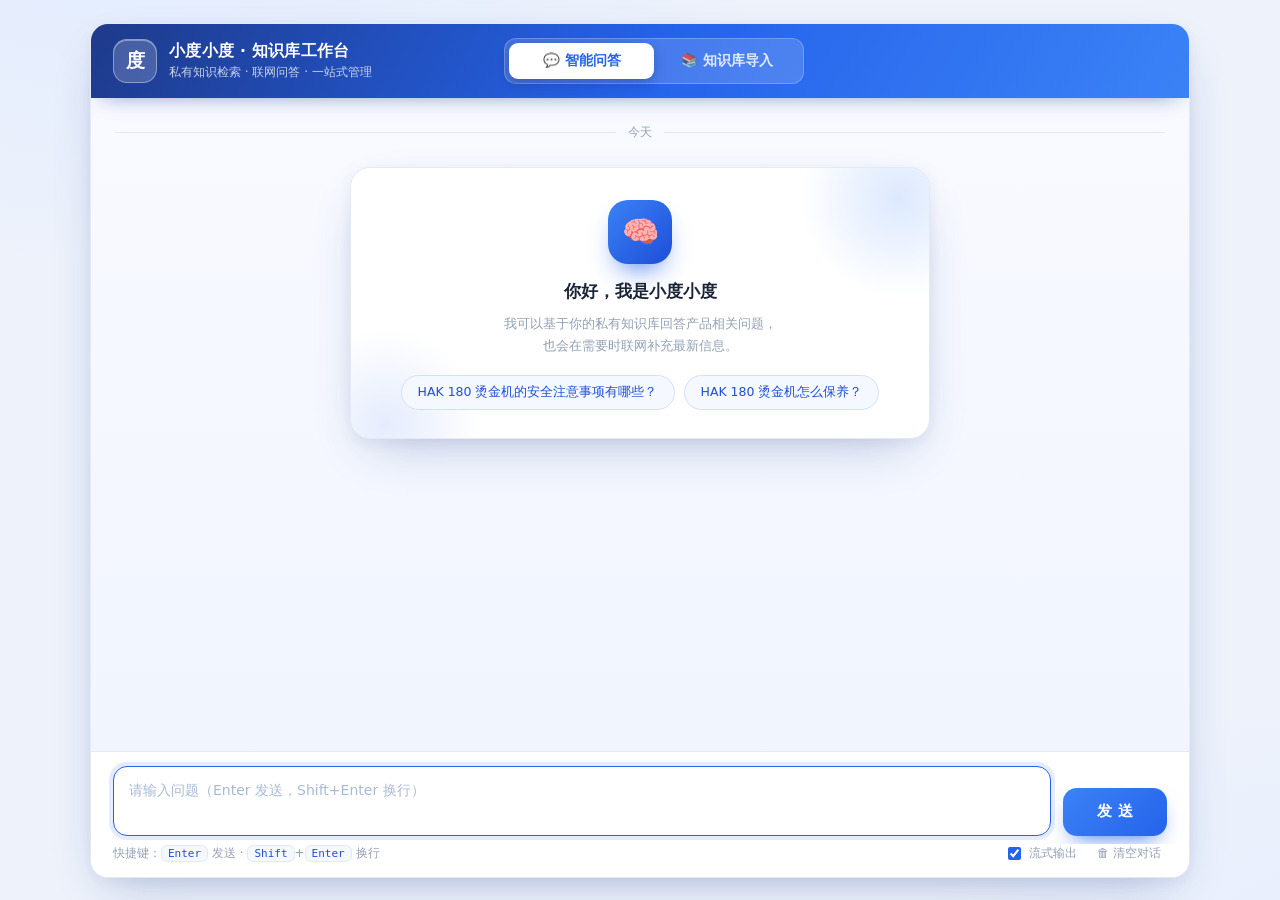
<file: services/shop-qa/app/page/index.html>
<!DOCTYPE html>
<html lang="zh-CN" data-page-node-id="XqF2suoCaU9NBh9x2apM7W">
<head data-page-node-id="SPrEOGf4JTUFDRTLJs1BeA">
  <meta charset="UTF-8" data-page-node-id="d0UV3R5ZlDkjz03DVdteg4" />
  <meta name="viewport" content="width=device-width,initial-scale=1.0" data-page-node-id="DSDAFLtcHyMyDYCTQbNmIs" />
  <title>小度小度 · 知识库工作台</title>
  <link rel="icon" href="[data-uri]" />
    <style>
    :root{
      /* ===== 蓝色主题配色 ===== */
      --brand:#2563EB;
      --brand-2:#3B82F6;
      --brand-deep:#1D4ED8;
      --brand-ink:#1E3A8A;
      --brand-soft:#EFF4FF;
      --brand-soft-2:#DCE7FF;
      --bg:#EDF2FB;
      --panel:#ffffff;
      --text:#1B2537;
      --text-sub:#5A6577;
      --muted:#93A0B4;
      --border:#E4EAF4;
      --border-strong:#D3DDEC;
      --ok:#12A66A;
      --warn:#F59E0B;
      --err:#E5484D;
      /* ===== 兼容既有变量名（内联样式仍在引用 --muted）===== */
      --grad:linear-gradient(135deg,#3B82F6 0%,#2563EB 55%,#1D4ED8 100%);
      --grad-soft:linear-gradient(90deg,rgba(37,99,235,.08),rgba(59,130,246,.08));
      --shadow-lg:0 20px 50px -20px rgba(30,58,138,.32), 0 4px 14px rgba(30,58,138,.06);
      --shadow-sm:0 2px 8px rgba(30,58,138,.07);
    }
    *{box-sizing:border-box}
    ::-webkit-scrollbar{width:9px;height:9px}
    ::-webkit-scrollbar-thumb{background:#C6D2E6;border-radius:9px}
    ::-webkit-scrollbar-thumb:hover{background:#A9BAD4}
    ::-webkit-scrollbar-track{background:transparent}

    body{
      margin:0;
      font-family:"Microsoft YaHei","PingFang SC","Segoe UI",system-ui,-apple-system,Arial,sans-serif;
      color:var(--text);
      height:100vh;
      display:flex;
      justify-content:center;
      align-items:center;
      padding:18px;
      background:
        radial-gradient(1100px 620px at 10% -12%, #E1EBFF 0%, rgba(225,235,255,0) 60%),
        radial-gradient(920px 560px at 112% 112%, #E6EEFF 0%, rgba(230,238,255,0) 58%),
        var(--bg);
    }

    /* ========== 整体外壳 ========== */
    .app{
      width:100%;
      max-width:1100px;
      height:min(880px,95vh);
      background:var(--panel);
      border:1px solid var(--border);
      border-radius:18px;
      box-shadow:var(--shadow-lg);
      overflow:hidden;
      display:flex;
      flex-direction:column;
    }

    /* ========== 顶栏（蓝色渐变）========== */
    .topbar{
      display:flex;
      align-items:center;
      gap:18px;
      padding:14px 22px;
      background:linear-gradient(120deg,#1E3A8A 0%,#2563EB 52%,#3B82F6 100%);
      color:#fff;
      flex:0 0 auto;
      position:relative;
      z-index:2;
      box-shadow:0 8px 22px -12px rgba(30,58,138,.65);
    }
    .brand{display:flex;align-items:center;gap:12px;min-width:230px}
    .logo{
      width:44px;height:44px;border-radius:14px;
      background:rgba(255,255,255,.18);
      border:1px solid rgba(255,255,255,.38);
      display:flex;align-items:center;justify-content:center;
      font-size:19px;color:#fff;font-weight:600;
      flex:0 0 auto;
      box-shadow:inset 0 1px 0 rgba(255,255,255,.35);
    }
    .title{display:flex;flex-direction:column;line-height:1.2}
    .title strong{font-size:15.5px;font-weight:600;color:#fff;letter-spacing:.3px}
    .title span{font-size:12px;color:rgba(255,255,255,.76);margin-top:4px}

    /* 分段式标签切换（深色栏上的白色滑块） */
    .tabs{
      margin:0 auto;
      position:relative;
      display:flex;
      width:300px;
      background:rgba(255,255,255,.16);
      border:1px solid rgba(255,255,255,.22);
      border-radius:12px;
      padding:4px;
      user-select:none;
    }
    .tabs .glider{
      position:absolute;
      top:4px;left:4px;
      width:calc(50% - 4px);
      height:calc(100% - 8px);
      background:#fff;
      border-radius:9px;
      box-shadow:0 4px 12px rgba(9,26,74,.28);
      transition:transform .32s cubic-bezier(.4,0,.2,1);
      pointer-events:none;
    }
    .tabs button{
      position:relative;z-index:1;
      flex:1;justify-content:center;
      border:none;background:none;
      font-size:13.5px;font-weight:600;
      color:rgba(255,255,255,.85);
      padding:9px 0;
      border-radius:9px;
      cursor:pointer;
      transition:color .22s;
      display:flex;align-items:center;gap:7px;
      font-family:inherit;
    }
    .tabs button.active{color:var(--brand)}
    .tabs button:hover:not(.active){color:#fff}

    /* 右侧占位：与左侧 brand 宽度对称，保证中间标签栏水平居中 */
    .conn-spacer{min-width:230px}

    /* ========== 视图容器 ========== */
    .views{flex:1;position:relative;overflow:hidden;display:flex}
    .view{display:none;flex-direction:column;flex:1}
    .view.active{display:flex}

    /* ========== 问答视图 ========== */
    .chat{
      flex:1;
      overflow:auto;
      padding:22px 24px 12px;
      background:linear-gradient(180deg,#F8FAFF 0%,#F1F5FE 100%);
    }
    .dayline{
      text-align:center;color:var(--muted);font-size:12px;
      margin:4px 0 18px;
      display:flex;align-items:center;gap:12px;
    }
    .dayline::before,.dayline::after{content:"";flex:1;height:1px;background:var(--border)}

    .msg{display:flex;gap:12px;margin:14px 0;align-items:flex-end;animation:msgIn .32s ease}
    @keyframes msgIn{from{opacity:0;transform:translateY(8px)}to{opacity:1;transform:none}}
    .msg.user{justify-content:flex-end}
    .msg > div:not(.avatar){flex:1;min-width:0}
    .msg.user > div:not(.avatar){display:flex;flex-direction:column;align-items:flex-end}
    .avatar{
      width:40px;height:40px;border-radius:50%;
      display:flex;align-items:center;justify-content:center;
      font-size:13px;font-weight:600;
      flex:0 0 auto;
    }
    .avatar.me{background:#DCE7FF;color:var(--brand-deep);border:1px solid #C6D8FF}
    .avatar.bot{
      background:linear-gradient(135deg,#3B82F6,#1D4ED8);
      color:#fff;font-size:15px;
      box-shadow:0 6px 14px -6px rgba(37,99,235,.75);
    }
    .bubble{
      max-width:min(720px,78%);
      display:inline-block;
      border-radius:14px;
      padding:12px 15px;
      border:1px solid var(--border);
      background:#fff;
      line-height:1.65;
      font-size:14px;
      white-space:pre-wrap;
      overflow-wrap:break-word;
      box-shadow:var(--shadow-sm);
    }
    .msg.user .bubble{
      background:linear-gradient(135deg,#3B82F6,#2563EB);
      color:#fff;border-color:transparent;
      border-bottom-right-radius:4px;
      box-shadow:0 8px 20px -10px rgba(37,99,235,.85);
    }
    /* 机器人消息：头像置顶（与回答第一行对齐），而不是压在内容底部 */
    .msg.bot{align-items:flex-start}
    .msg.bot .avatar{margin-top:2px}
    .msg.bot .bubble{border-bottom-left-radius:4px}
    .meta{font-size:11px;color:var(--muted);margin-top:7px;padding:0 4px}
    .msg.user .meta{color:#A9BAD4}

    details.progress{
      margin-top:10px;
      border:1px solid var(--border);
      border-radius:12px;
      padding:9px 12px;
      background:#F7FAFF;
    }
    details.progress summary{cursor:pointer;user-select:none;color:var(--brand-deep);font-size:12px;font-weight:600}
    .progress ul{margin:8px 0 0 18px;padding:0}
    .progress li{margin:4px 0;font-size:12px;color:var(--text-sub);animation:msgIn .25s ease}

    .answer-images{margin-top:10px;display:flex;flex-direction:column;gap:10px}
    .answer-images img{
      display:block;
      max-width:min(100%,600px);max-height:600px;
      width:auto;height:auto;
      border-radius:12px;border:1px solid var(--border);
      box-shadow:var(--shadow-sm);
      background:#fff;
    }
    .answer-images a{font-size:12px;color:var(--muted);text-decoration:none;word-break:break-all}
    .answer-images a:hover{color:var(--brand)}

    .typing{display:inline-flex;gap:6px;align-items:center;padding:4px 0}
    .typing .dot{
      width:7px;height:7px;border-radius:50%;
      background:#A9BAD4;
      animation:bounce 1.2s infinite ease-in-out;
    }
    .typing .dot:nth-child(2){animation-delay:.15s}
    .typing .dot:nth-child(3){animation-delay:.3s}
    @keyframes bounce{0%,80%,100%{transform:translateY(0);opacity:.6}40%{transform:translateY(-5px);opacity:1}}

    /* 欢迎卡片 */
    .hero{
      max-width:580px;margin:26px auto;
      background:#fff;
      border:1px solid var(--border);
      border-radius:20px;
      padding:32px 30px 28px;
      text-align:center;
      box-shadow:var(--shadow-lg);
      position:relative;
      overflow:hidden;
    }
    .hero::before{
      content:"";position:absolute;top:-70px;right:-70px;
      width:200px;height:200px;border-radius:50%;
      background:radial-gradient(circle,rgba(59,130,246,.18),rgba(59,130,246,0) 70%);
      pointer-events:none;z-index:0;
    }
    .hero::after{
      content:"";position:absolute;bottom:-80px;left:-60px;
      width:190px;height:190px;border-radius:50%;
      background:radial-gradient(circle,rgba(37,99,235,.12),rgba(37,99,235,0) 70%);
      pointer-events:none;z-index:0;
    }
    .hero > *{position:relative;z-index:1}
    .hero .hero-icon{
      width:64px;height:64px;margin:0 auto 16px;
      border-radius:20px;
      background:linear-gradient(135deg,#3B82F6,#1D4ED8);
      display:flex;align-items:center;justify-content:center;
      font-size:30px;color:#fff;
      box-shadow:0 14px 28px -12px rgba(37,99,235,.9);
    }
    .hero h3{margin:0 0 10px;font-size:17px;font-weight:600;color:var(--text)}
    .hero p{margin:0 0 18px;font-size:13px;color:var(--muted);line-height:1.7}
    .hero .sugs{display:flex;flex-wrap:wrap;gap:9px;justify-content:center}
    .hero .sug{
      border:1px solid #CFE0FF;
      background:#F5F9FF;color:var(--brand-deep);
      border-radius:999px;padding:8px 16px;
      font-size:12.5px;cursor:pointer;
      transition:all .2s;
    }
    .hero .sug:hover{
      border-color:var(--brand);
      color:#fff;
      background:var(--brand);
      box-shadow:0 8px 16px -8px rgba(37,99,235,.85);
    }

    /* 输入区 */
    .composer{
      border-top:1px solid var(--border);
      padding:14px 22px 8px;
      display:flex;gap:12px;align-items:flex-end;
      background:#fff;
    }
    .composer textarea{
      flex:1;resize:none;
      min-height:48px;max-height:150px;
      padding:13px 15px;
      border-radius:14px;
      border:1px solid var(--border-strong);
      outline:none;
      font-size:14px;line-height:1.5;
      font-family:inherit;
      background:#F8FAFF;
      transition:border-color .2s,box-shadow .2s,background .2s;
    }
    .composer textarea::placeholder{color:#A9BAD4}
    .composer textarea:focus{border-color:var(--brand);background:#fff;box-shadow:0 0 0 4px rgba(37,99,235,.12)}
    .send{
      min-width:104px;height:48px;
      border:none;border-radius:14px;
      cursor:pointer;font-size:15px;font-weight:600;
      color:#fff;background:linear-gradient(135deg,#3B82F6,#2563EB);
      transition:background .2s,opacity .2s,transform .1s;
      font-family:inherit;
      box-shadow:0 10px 22px -10px rgba(37,99,235,.95);
    }
    .send:hover:not(:disabled){background:linear-gradient(135deg,#2563EB,#1D4ED8)}
    .send:active:not(:disabled){transform:translateY(1px)}
    .send:disabled{opacity:.5;cursor:not-allowed;box-shadow:none}
    .chat-foot{
      display:flex;align-items:center;justify-content:space-between;
      padding:0 22px 14px;background:#fff;
    }
    .chat-foot .hint{color:var(--muted);font-size:12px}
    .kbd{
      font-family:ui-monospace,SFMono-Regular,Menlo,Monaco,Consolas,monospace;
      border:1px solid var(--border);
      padding:1px 6px;border-radius:6px;
      background:#F5F8FF;color:var(--brand-deep);font-size:11px;
    }
    .stream-toggle{
      display:flex;align-items:center;gap:5px;cursor:pointer;
      user-select:none;color:var(--muted);font-size:12px;
    }
    .stream-toggle input{accent-color:var(--brand);cursor:pointer}
    #btnClear{color:var(--muted)!important;transition:color .2s}
    #btnClear:hover{color:var(--brand)!important}

    /* ========== 导入视图 ========== */
    .import-wrap{
      flex:1;overflow:auto;
      padding:24px 26px 18px;
      background:linear-gradient(180deg,#F8FAFF 0%,#F1F5FE 100%);
    }
    .import-head{display:flex;align-items:flex-end;justify-content:space-between;margin-bottom:18px}
    .import-head h3{margin:0;font-size:17px;font-weight:600;color:var(--text)}
    .import-head p{margin:5px 0 0;font-size:12.5px;color:var(--muted)}
    .stat-chips{display:flex;gap:10px;user-select:none}
    .stat{
      background:#fff;border:1px solid var(--border);border-radius:14px;
      padding:10px 18px;text-align:center;min-width:78px;
      box-shadow:var(--shadow-sm);
      transition:transform .18s,box-shadow .18s;
    }
    .stat:hover{transform:translateY(-2px);box-shadow:0 10px 22px -12px rgba(37,99,235,.75)}
    .stat b{display:block;font-size:20px;color:var(--brand);font-weight:700}
    .stat span{font-size:11px;color:var(--muted)}

    .dropzone{
      border:1.5px dashed var(--border-strong);
      border-radius:18px;
      padding:42px 22px;
      text-align:center;cursor:pointer;
      transition:all .25s;
      background:#fff;
      position:relative;
      overflow:hidden;
    }
    .dropzone:hover{border-color:var(--brand);background:var(--brand-soft)}
    .dropzone.dragging{
      border-color:var(--brand);
      background:var(--brand-soft);
      box-shadow:0 0 0 4px rgba(37,99,235,.12);
    }
    .dropzone .dz-icon{
      width:66px;height:66px;margin:0 auto 14px;
      border-radius:20px;
      background:var(--brand-soft);
      display:flex;align-items:center;justify-content:center;
      font-size:30px;
    }
    .dropzone .dz-main{font-size:15px;font-weight:600;color:var(--text)}
    .dropzone .dz-sub{font-size:12px;color:var(--muted);margin-top:7px}
    .dropzone .dz-types{display:flex;gap:9px;justify-content:center;margin-top:16px}
    .dz-type{
      font-size:11.5px;padding:5px 14px;border-radius:999px;
      border:1px solid #CFE0FF;background:#F5F9FF;color:var(--brand-deep);
    }

    .file-list{margin-top:20px;display:flex;flex-direction:column;gap:12px}
    .file-item{
      background:#fff;border:1px solid var(--border);
      border-radius:14px;padding:16px 18px;
      display:flex;gap:14px;align-items:flex-start;
      box-shadow:var(--shadow-sm);
      animation:msgIn .3s ease;
    }
    .file-item .f-icon{margin-top:1px}
    .file-item .badge{margin-top:1px}
    .f-icon{
      width:46px;height:46px;border-radius:12px;
      display:flex;align-items:center;justify-content:center;
      font-size:19px;color:#fff;flex:0 0 auto;
    }
    .f-icon.pdf{background:linear-gradient(135deg,#3B82F6,#2563EB)}
    .f-icon.md{background:linear-gradient(135deg,#22C08A,#12A66A)}
    .f-icon.unk{background:#9AA6B8}
    .f-info{flex:1;min-width:0;display:flex;flex-direction:column}
    .f-name{font-weight:600;font-size:13.5px;color:var(--text);overflow:hidden;text-overflow:ellipsis;white-space:nowrap}
    .f-size{font-size:11.5px;color:var(--muted);margin-top:3px}
    .bar-wrap{height:6px;border-radius:999px;background:#EDF1F9;margin-top:10px;overflow:hidden;display:none}
    .bar{height:100%;width:0%;border-radius:999px;background:linear-gradient(90deg,#60A5FA,#2563EB);transition:width .4s ease}
    .bar.indeterminate{
      width:40%!important;
      animation:slide 1.2s ease-in-out infinite;
    }
    @keyframes slide{0%{margin-left:-40%}100%{margin-left:100%}}
    .log-details{margin-top:9px;font-size:12px;color:var(--muted)}
    .log-details summary{cursor:pointer;user-select:none;color:var(--brand-deep);font-weight:600}
    .log-list{margin:6px 0 0 16px;padding:0}
    .log-list li{margin:2px 0;line-height:1.5}

    .badge{
      padding:6px 14px;border-radius:999px;
      font-size:12px;font-weight:600;color:#fff;
      min-width:78px;text-align:center;flex:0 0 auto;
      display:flex;align-items:center;justify-content:center;gap:6px;
    }
    .badge.uploading{background:var(--warn)}
    .badge.processing{background:var(--brand)}
    .badge.processing::before{
      content:"";width:7px;height:7px;border-radius:50%;
      background:rgba(255,255,255,.9);
      animation:pulse2 1s infinite;
    }
    @keyframes pulse2{0%,100%{opacity:.4}50%{opacity:1}}
    .badge.completed{background:var(--ok)}
    .badge.error{background:#fff;border:1.5px solid var(--err);color:var(--err)}

    .empty-tip{
      text-align:center;color:#A9BAD4;font-size:13px;
      padding:28px 0 10px;
    }

    /* ========== 窄屏适配 ========== */
    @media (max-width:760px){
      body{padding:0;height:auto;min-height:100vh;align-items:stretch}
      .app{height:auto;min-height:100vh;max-width:none;border:none;border-radius:0}
      .brand{min-width:0}
      .title span{display:none}
      .conn-spacer{display:none}
      .topbar{padding:12px 14px}
      .tabs{width:auto;flex:1;max-width:230px}
      .tabs button{padding:9px 0;font-size:12.5px}
      .chat,.import-wrap{padding:16px 13px 12px}
      .composer{padding:11px 13px 7px}
      .chat-foot{padding:0 13px 12px}
      .import-head{flex-direction:column;align-items:flex-start;gap:12px}
      .bubble{max-width:88%}
    }
  </style>
</head>
<body data-page-node-id="dgvUIIGcH7BMjlAMOSxkZu">
  <div class="app" data-page-node-id="1KGzhPrA1WtPZ4moDCBIXY">
    <!-- ===================== 顶栏 ===================== -->
    <div class="topbar" data-page-node-id="4Y838qMFP9eh6trPgFjxID">
      <div class="brand" data-page-node-id="qzCy7jRwEDzM80uaw3HjFr">
        <div class="logo" data-page-node-id="cfWDNP3sgkQNt6sR9TMBoH">度</div>
        <div class="title" data-page-node-id="tw8e5MqFOhtxgEvBkQePQ5">
          <strong data-page-node-id="ajfD0VQj6E3NtZuXcFfvIm">小度小度 · 知识库工作台</strong>
          <span id="subTitle" data-page-node-id="UR2CetKu0IHDEsYx8r3j6F">私有知识检索 · 联网问答 · 一站式管理</span>
        </div>
      </div>

      <nav class="tabs" id="tabs" data-page-node-id="MDYtsZPF6QdOwlyRTLScwK">
        <span class="glider" id="glider" data-page-node-id="kLGjTobYq99cWeH4LcxmTW"></span>
        <button data-view="chat" class="active" id="tabChat" onclick="switchView('chat')">💬 智能问答</button>
        <button data-view="import" id="tabImport" onclick="switchView('import')">📚 知识库导入</button>
      </nav>

      <!-- 右侧占位：与左侧 brand 宽度对称，保证中间标签栏水平居中 -->
      <div class="conn-spacer"></div>
    </div>

    <!-- ===================== 视图区 ===================== -->
    <div class="views" data-page-node-id="kysv7u6sL5zHokMD9yOcC9">

      <!-- ========== 视图一：智能问答 ========== -->
      <section class="view active" id="view-chat" data-page-node-id="RKi0ZG21431slJGciMRwe0">
        <div class="chat" id="chat" data-page-node-id="EoeodMitqEFxoKxaly3DBA">
          <div class="dayline" data-page-node-id="8fjQfswUvKpyH1vSlDfHpe">今天</div>

          <div class="hero" id="heroCard" data-page-node-id="1qBTrcqCJDjdY221JpCdn4">
            <div class="hero-icon" data-page-node-id="usjHve3x0sHVOLWhGCOyH9">🧠</div>
            <h3 data-page-node-id="HiW1Ml9C4QcBY6MJShGvxw">你好，我是小度小度</h3>
            <p data-page-node-id="xFHzkddK2MhckLPwNQt6wN">我可以基于你的私有知识库回答产品相关问题，<br data-page-node-id="l9KUZBqBbriSCIWN8IXGYS">也会在需要时联网补充最新信息。</p>
            <div class="sugs" data-page-node-id="Uzl4ls5oadyA7iezr98cRP">
              <span class="sug" data-page-node-id="GafnRbNKChUFOGAQrAHb21">HAK 180 烫金机的安全注意事项有哪些？</span>
              <span class="sug" data-page-node-id="ROxeLeLQN6X3sQQYRqhs0P">HAK 180 烫金机怎么保养？</span>
            </div>
          </div>
        </div>

        <div class="composer" data-page-node-id="eQqYHiB5PSx4dlhqQNSxqv">
          <textarea id="input" placeholder="请输入问题（Enter 发送，Shift+Enter 换行）"></textarea>
          <button class="send" id="send" data-page-node-id="z3xg54HV5VsQuYrv0NJQUC">发 送</button>
        </div>
        <div class="chat-foot" data-page-node-id="UhJha2wgGB5ZAPspTLZzIz">
          <span class="hint" data-page-node-id="VaHaU6JCK53MDjGmUCib9U">快捷键：<span class="kbd" data-page-node-id="1HYDq7JLdvaOSPAP9dItjD">Enter</span> 发送 · <span class="kbd" data-page-node-id="Lo6occza7enMZvpFiCw5Lz">Shift</span>+<span class="kbd" data-page-node-id="AgSsF59uGoBIXzGo6ePrqh">Enter</span> 换行</span>
          <span style="display:flex;gap:14px;align-items:center" data-page-node-id="ZX7qRiGycadMNlIdbk4bfl">
            <label class="stream-toggle" data-page-node-id="KrBvKT2udk8NauFWlH8r7x"><input type="checkbox" id="streamToggle" checked data-page-node-id="stvE1GDuMcj8y5uvIGCLvd"> 流式输出</label>
            <button id="btnClear" style="border:none;background:none;color:var(--muted);font-size:12px;cursor:pointer;font-family:inherit" data-page-node-id="YNcQ0oJeB1lG0LMBHEaPpE">🗑 清空对话</button>
          </span>
        </div>
      </section>

      <!-- ========== 视图二：知识库导入 ========== -->
      <section class="view" id="view-import" data-page-node-id="Xbiay7ZbNeNYEHSroEPiOX">
        <div class="import-wrap" data-page-node-id="k2rNZuMxSBK4PUEXFsn3oU">
          <div class="import-head" data-page-node-id="D7nT3O1qjZLrrkuRuzN3Fg">
            <div data-page-node-id="6bntMLrkIWA0sVUgZYAlL5">
              <h3 data-page-node-id="4ANWATJoY5kDoMy0Eor9Iy">知识库文件导入</h3>
              <p data-page-node-id="57FghpIXEgqww6C60sCh1M">上传 PDF / Markdown 文档，系统将自动解析、切片、向量化并入库</p>
            </div>
            <div class="stat-chips" title="双击可清零统计" data-page-node-id="dcZBNQH0gg66DvaDBApH8e">
              <div class="stat" data-page-node-id="ocRaixfg0w4qUXV7V2NWjw"><b id="statTotal" data-page-node-id="Co714OHyq3LGocgbwtAMJU">0</b><span data-page-node-id="TD1sHGKtPlzBEy3tqKilq8">总计</span></div>
              <div class="stat" data-page-node-id="rZKs4DAm1wSGFoBfbZjCEM"><b id="statDone" data-page-node-id="Td9zoWhQumUPpEiFWRg0Vv">0</b><span data-page-node-id="t6cR5C8G0bFkAvtBQ1NJ5x">完成</span></div>
              <div class="stat" data-page-node-id="aE4wL7TpJ3voAtk8N0SszW"><b id="statFail" data-page-node-id="qp4O8M8gNO9WCDoK9UjUd7">0</b><span data-page-node-id="8kAOgiTynq5JkbEWnCvEVP">失败</span></div>
            </div>
          </div>

          <div class="dropzone" id="dropZone" data-page-node-id="Ynb6eHVOMM4VdZkQzv9mVe">
            <div class="dz-icon" data-page-node-id="nzw7UyQxXzjev7ysC2rqyJ">☁️</div>
            <div class="dz-main" data-page-node-id="abi42rWwqlM0D0pWcBsYyX">点击选择 或 拖拽文件到此处上传</div>
            <div class="dz-sub" data-page-node-id="vmxkwc8JwpXlCp6r4hzfgt">支持批量上传，导入完成后即可在「智能问答」中检索</div>
            <div class="dz-types" data-page-node-id="YHRA8tyokt80U58CHIx7KM">
              <span class="dz-type" data-page-node-id="QvG7cUjGQw6bUHNmZpaAnk">📄 PDF 文档</span>
              <span class="dz-type" data-page-node-id="T39F5EXaqtmy64cROMEIho">📝 Markdown</span>
            </div>
            <input type="file" id="fileInput" style="display:none" multiple accept=".pdf,.md" data-page-node-id="b9BQsmBtYoqLigy8FUJSbk">
          </div>

          <div class="file-list" id="fileList" data-page-node-id="PDbRzLeMCghwHNjHQtQ6wm">
            <div class="empty-tip" id="emptyTip" data-page-node-id="laugZaJmtaY1K3ZBTjgruL">暂无导入任务 · 上传文件开始构建你的知识库</div>
          </div>
        </div>
      </section>

    </div>
  </div>

  <script>
    /* ================================================================
     * 全局配置
     * ================================================================ */
    // 问答服务：页面由 total_service(8000) 提供，与问答服务不同源，故显式指向 8001
    const API_BASE = 'http://127.0.0.1:8001';
    // 导入服务：独立端口
    const IMPORT_API_BASE = 'http://127.0.0.1:8002';

    /* ================================================================
     * 标签切换
     * ================================================================ */
    const tabs = document.getElementById('tabs');
    const glider = document.getElementById('glider');
    const views = { chat: document.getElementById('view-chat'), import: document.getElementById('view-import') };

    function switchView(name){
      tabs.querySelectorAll('button').forEach(b => b.classList.toggle('active', b.dataset.view === name));
      Object.entries(views).forEach(([k, el]) => el.classList.toggle('active', k === name));
      glider.style.transform = name === 'import' ? 'translateX(100%)' : 'translateX(0)';
    }
    tabs.querySelectorAll('button').forEach(b => b.addEventListener('click', () => switchView(b.dataset.view)));

    /* ================================================================
     * 问答视图逻辑（继承自原 chat.html）
     * ================================================================ */
    const chatEl = document.getElementById('chat');
    const inputEl = document.getElementById('input');
    const sendBtn = document.getElementById('send');
    const btnClear = document.getElementById('btnClear');
    const streamToggle = document.getElementById('streamToggle');
    const heroCard = document.getElementById('heroCard');

    let sessionId = localStorage.getItem('kb_session_id');
    if (!sessionId) {
      sessionId = 'sess-' + Math.random().toString(36).slice(2) + Date.now().toString(36);
      localStorage.setItem('kb_session_id', sessionId);
    }

    function scrollToBottom(){ chatEl.scrollTop = chatEl.scrollHeight; }

    // 流式输出专用滚动策略：以"本条回答的首行"作为滚动锚点。
    //   回答还没长到一屏时 → 目标值被 maxScroll 夹住，表现为"跟随滚动"；
    //   回答首行升到问答框顶部后 → 滚动位置就锁死在"首行贴顶"，不再继续下滚。
    function scrollStreamAnchor(msgEl){
      if(!msgEl || !msgEl.isConnected) return;
      const padTop = parseFloat(getComputedStyle(chatEl).paddingTop) || 0;
      const contentTop = chatEl.getBoundingClientRect().top + chatEl.clientTop;
      const anchorTop = msgEl.getBoundingClientRect().top - contentTop + chatEl.scrollTop;
      const maxScroll = chatEl.scrollHeight - chatEl.clientHeight;
      const target = Math.min(maxScroll, Math.max(0, anchorTop - padTop));
      if(target > chatEl.scrollTop) chatEl.scrollTop = target; // 只向下滚，绝不回跳
    }
    function nowTime(){ return new Date().toLocaleTimeString('zh-CN', {hour:'2-digit', minute:'2-digit'}); }
    function formatTime(ts){
      if(!ts) return nowTime();
      const d = new Date(Number(ts) * 1000);
      if(Number.isNaN(d.getTime())) return nowTime();
      return d.toLocaleTimeString('zh-CN', {hour:'2-digit', minute:'2-digit'});
    }
    function escapeHtml(str){
      return String(str)
        .replaceAll('&','&amp;').replaceAll('<','&lt;').replaceAll('>','&gt;')
        .replaceAll('"','&quot;').replaceAll("'",'&#039;');
    }
    function hideHero(){ if(heroCard) heroCard.style.display = 'none'; }

    function isImageUrl(url){
      try {
        const u = new URL(url);
        return /\.(png|jpe?g|gif|webp|bmp|svg)$/i.test(u.pathname);
      } catch (e) {
        return /\.(png|jpe?g|gif|webp|bmp|svg)(\?|#|$)/i.test(url || '');
      }
    }
    function normalizeUrl(rawUrl){
      const s = String(rawUrl || '').trim();
      if(!s) return '';
      return s.replace(/\s/g, '%20');
    }
    function dedupeKeepOrder(arr){
      const seen = new Set(); const out = [];
      for(const x of (Array.isArray(arr) ? arr : [])){
        const v = String(x || '');
        if(!v || seen.has(v)) continue;
        seen.add(v); out.push(v);
      }
      return out;
    }
    function extractUrlsLoose(text){
      const s = String(text || '');
      const regex = /(https?:\/\/[^\s]+)/g;
      const matches = s.match(regex) || [];
      const trimTailPunct = (u) => String(u || '').replace(/[)\]}'">，。,;；\]】）＞]+$/g, '');
      const trimHeadPunct = (u) => String(u || '').replace(/^[<([{'"]+|^[＜（【\[]+/g, '');
      return dedupeKeepOrder(matches.map(m => trimHeadPunct(trimTailPunct(m))).filter(Boolean));
    }
    function findLastImageMarkerIndex(raw){
      const re = /【\s*图片\s*】|\[\s*图片\s*\]/g;
      let m, lastIdx = -1, lastLen = 0;
      while((m = re.exec(String(raw || ''))) !== null){ lastIdx = m.index; lastLen = m[0].length; }
      return { idx: lastIdx, len: lastLen };
    }
    function parseAnswerAndImages(text){
      const raw = String(text || '');
      const { idx, len } = findLastImageMarkerIndex(raw);
      if(idx === -1) return { text: raw, images: [] };
      const before = raw.slice(0, idx).trimEnd();
      const after = raw.slice(idx + len).trim();
      const urls = [];
      for(const line of after.split(/\r?\n/).map(l => l.trim()).filter(Boolean)){
        if(line.startsWith('http://') || line.startsWith('https://')) urls.push(line);
        else extractUrlsLoose(line).forEach(u => urls.push(u));
      }
      const seen = new Set(); const images = [];
      for(const u of urls){
        const n = normalizeUrl(u);
        if(!isImageUrl(n) || seen.has(n)) continue;
        seen.add(n); images.push(n);
      }
      return { text: before, images };
    }
    function renderAnswerWithImages(containerEl, answerText, candidateImageUrls){
      const { text, images: imagesFromBlock } = parseAnswerAndImages(answerText);
      const candidates = Array.isArray(candidateImageUrls) ? candidateImageUrls.map(normalizeUrl).filter(isImageUrl) : [];
      const looseImages = extractUrlsLoose(answerText).map(normalizeUrl).filter(isImageUrl);
      const allImages = Array.from(new Set([...(imagesFromBlock||[]), ...candidates, ...looseImages]));

      containerEl.textContent = '';
      const textEl = document.createElement('div');
      textEl.className = 'answer-text';
      textEl.textContent = (text || '').trim().length > 0 ? text : '（已完成，但未返回答案）';
      containerEl.appendChild(textEl);

      if(allImages.length > 0){
        const imgWrap = document.createElement('div');
        imgWrap.className = 'answer-images';
        for(const url of allImages){
          const safeUrl = normalizeUrl(url);
          const img = document.createElement('img');
          img.loading = 'lazy'; img.src = safeUrl; img.alt = '参考图片'; img.referrerPolicy = 'no-referrer';
          img.addEventListener('error', () => { img.style.display = 'none'; });
          imgWrap.appendChild(img);
          const link = document.createElement('a');
          link.href = safeUrl; link.target = '_blank'; link.rel = 'noopener noreferrer'; link.textContent = url;
          imgWrap.appendChild(link);
        }
        containerEl.appendChild(imgWrap);
      }
    }

    function addUserMsg(text){
      hideHero();
      chatEl.insertAdjacentHTML('beforeend', `
        <div class="msg user">
          <div>
            <div class="bubble">${escapeHtml(text)}</div>
            <div class="meta">${nowTime()}</div>
          </div>
          <div class="avatar me">我</div>
        </div>`);
      scrollToBottom();
    }
    function addUserMsgWithTime(text, ts){
      hideHero();
      chatEl.insertAdjacentHTML('beforeend', `
        <div class="msg user">
          <div>
            <div class="bubble">${escapeHtml(text)}</div>
            <div class="meta">${formatTime(ts)}</div>
          </div>
          <div class="avatar me">我</div>
        </div>`);
      scrollToBottom();
    }
    function addBotMsgWithTime(text, ts, imageUrls){
      hideHero();
      const id = 'bot-his-' + Math.random().toString(36).slice(2);
      chatEl.insertAdjacentHTML('beforeend', `
        <div class="msg bot" id="${id}">
          <div class="avatar bot">度</div>
          <div>
            <div class="bubble"><div class="answer"></div></div>
            <div class="meta">${formatTime(ts)}</div>
          </div>
        </div>`);
      const el = document.getElementById(id);
      if(el) renderAnswerWithImages(el.querySelector('.answer'), text || '', imageUrls || []);
      scrollToBottom();
    }
    function addBotMsgSkeleton(){
      hideHero();
      const id = 'bot-' + Math.random().toString(36).slice(2);
      chatEl.insertAdjacentHTML('beforeend', `
        <div class="msg bot" id="${id}">
          <div class="avatar bot">度</div>
          <div style="min-width:180px">
            <div class="bubble">
              <span class="typing"><span class="dot"></span><span class="dot"></span><span class="dot"></span></span>
              <details class="progress" open>
                <summary>阶段进度（等待中）</summary>
                <ul></ul>
              </details>
            </div>
            <div class="meta">${nowTime()}</div>
          </div>
        </div>`);
      scrollToBottom();
      return document.getElementById(id);
    }

    function renderProgress(botMsgEl, doneList, runningList, status){
      const details = botMsgEl.querySelector('details.progress');
      if(!details) return;
      const summary = details.querySelector('summary');
      const ul = details.querySelector('ul');
      const done = Array.isArray(doneList) ? doneList : [];
      const running = Array.isArray(runningList) ? runningList : [];
      const statusMap = {'processing':'处理中','completed':'已完成','failed':'失败','pending':'等待中'};
      summary.textContent = `阶段进度（已完成${done.length}，进行中${running.length}，状态：${statusMap[status] || status || 'unknown'}）`;
      const lines = [...done.map(x => `✅ ${x}`), ...running.map(x => `⏳ ${x}`)];
      ul.innerHTML = '';
      if(lines.length === 0) ul.insertAdjacentHTML('beforeend', '<li>暂无进度</li>');
      else lines.forEach(line => ul.insertAdjacentHTML('beforeend', `<li>${escapeHtml(line)}</li>`));
    }

    function finalizeBotAnswer(botMsgEl, answer, error, imageUrls){
      const bubble = botMsgEl.querySelector('.bubble');
      const progress = botMsgEl.querySelector('details.progress');
      const err = (error || '').trim();

      if(progress){ progress.remove(); progress.removeAttribute('open'); }
      bubble.textContent = '';
      const el = document.createElement('div');
      el.className = 'answer';
      if(err){
        el.textContent = `抱歉，本次处理失败：\n${err}`;
        bubble.appendChild(el);
        if(progress) bubble.appendChild(progress);
        return;
      }
      bubble.appendChild(el);
      renderAnswerWithImages(el, answer || '', imageUrls || []);
      if(progress) bubble.appendChild(progress);
    }

    async function loadHistory(){
      try{
        const res = await fetch(`${API_BASE}/history/${sessionId}`);
        if(!res.ok) return;
        const data = await res.json();
        const items = Array.isArray(data.items) ? data.items : [];
        if(items.length === 0) return;
        // 兜底：按时间正序展示（即使服务端返回倒序，也不会出现"回答排在提问前面"）
        if(items.every(it => Number.isFinite(Number(it.ts)))){
          items.sort((a, b) => Number(a.ts) - Number(b.ts));
        }
        hideHero();
        // 本页欢迎内容是 .hero 卡片（不是 .msg），所有 .msg 都是真实消息 → 全部移除
        chatEl.querySelectorAll('.msg').forEach(el => el.remove());
        for(const item of items){
          if(item.role === 'user') addUserMsgWithTime(item.text || '', item.ts);
          else addBotMsgWithTime(item.text || '', item.ts, item.image_urls || []);
        }
        scrollToBottom();
      }catch(_){}
    }

    async function submitQuery(text){
      const res = await fetch(`${API_BASE}/query`, {
        method: 'POST',
        headers: {'Content-Type':'application/json'},
        body: JSON.stringify({ query: text, session_id: sessionId, is_stream: streamToggle.checked })
      });
      if(!res.ok) throw new Error((await res.text()) || '请求失败');
      return await res.json();
    }

    async function poll(taskId, botMsgEl){
      const typing = botMsgEl.querySelector('.typing');
      const interval = setInterval(async () => {
        try{
          const res = await fetch(`${API_BASE}/status/${taskId}`);
          const data = await res.json();
          renderProgress(botMsgEl, data.done_list, data.running_list, data.status);
          if(data.status === 'completed' || data.status === 'failed'){
            if(typing) typing.remove();
            finalizeBotAnswer(botMsgEl, data.answer, data.error, data.image_urls || []);
            clearInterval(interval);
            sendBtn.disabled = false;
          }
        }catch(e){ /* 轮询错误不立刻终止 */ }
      }, 1200);
    }

    async function onSend(){
      const text = (inputEl.value || '').trim();
      if(!text) return;
      inputEl.value = '';
      addUserMsg(text);
      const botMsgEl = addBotMsgSkeleton();
      sendBtn.disabled = true;

      try{
        const isStream = streamToggle.checked;
        const data = await submitQuery(text);
        renderProgress(botMsgEl, [], [], 'pending');

        if (!isStream) {
          renderProgress(botMsgEl, data.done_list || [], [], 'completed');
          finalizeBotAnswer(botMsgEl, data.answer, data.error, data.image_urls || []);
          sendBtn.disabled = false;
          return;
        }

        // 流式：SSE
        const { session_id } = data;
        const bubble = botMsgEl.querySelector('.bubble');
        let answerEl = bubble.querySelector('.answer');
        if(!answerEl){
          answerEl = document.createElement('div');
          answerEl.className = 'answer';
          bubble.insertBefore(answerEl, bubble.firstChild);
        }
        const es = new EventSource(`${API_BASE}/stream/${session_id}`);
        let rawAnswerText = '';

        es.addEventListener('progress', (e) => {
          try{
            const d = JSON.parse(e.data || '{}');
            renderProgress(botMsgEl, d.done_list, d.running_list, d.status);
            if(d && d.status === 'completed'){
              const typing = botMsgEl.querySelector('.typing');
              if(typing) typing.remove();
              sendBtn.disabled = false;
            }
          }catch(_){}
        });
        es.addEventListener('delta', (e) => {
          try{
            const d = JSON.parse(e.data || '{}');
            const delta = d.delta || '';
            if(delta){
              rawAnswerText += delta;
              renderAnswerWithImages(answerEl, rawAnswerText, []);
              scrollStreamAnchor(botMsgEl); // 答案开头贴顶后不再滚动
            }
          }catch(_){}
        });
        const finishHandler = (e) => {
          const typing = botMsgEl.querySelector('.typing');
          if(typing) typing.remove();
          const progress = botMsgEl.querySelector('details.progress');
          if(progress) progress.removeAttribute('open');
          try{
            const d = JSON.parse(e.data || '{}');
            const finalText = (d && typeof d.answer === 'string' && d.answer.trim().length > 0) ? d.answer : (rawAnswerText || answerEl.textContent || '');
            renderAnswerWithImages(answerEl, finalText, d.image_urls || []);
          }catch(_){}
          es.close();
          sendBtn.disabled = false;
        };
        es.addEventListener('final', finishHandler);
        es.addEventListener('final_answer', finishHandler);
        es.addEventListener('error', (e) => {
          const typing = botMsgEl.querySelector('.typing');
          if(typing) typing.remove();
          const progress = botMsgEl.querySelector('details.progress');
          if(progress) progress.removeAttribute('open');
          try{
            const msg = e && e.data ? (JSON.parse(e.data).error || 'SSE 连接中断/失败') : 'SSE 连接中断/失败';
            rawAnswerText += `\n\n（错误：${msg}）`;
          }catch(_){
            rawAnswerText += `\n\n（错误：SSE 连接中断/失败）`;
          }
          renderAnswerWithImages(answerEl, rawAnswerText, []);
          es.close();
          sendBtn.disabled = false;
        });
      }catch(e){
        const bubble = botMsgEl.querySelector('.bubble');
        const progress = botMsgEl.querySelector('details.progress');
        const typing = botMsgEl.querySelector('.typing');
        if(typing) typing.remove();
        bubble.innerHTML = `请求失败：${escapeHtml(e.message || e)}\n\n` + (progress ? progress.outerHTML : '');
        sendBtn.disabled = false;
      }
    }

    sendBtn.addEventListener('click', onSend);
    inputEl.addEventListener('keydown', (e) => {
      if(e.key === 'Enter' && !e.shiftKey){ e.preventDefault(); onSend(); }
    });
    btnClear.addEventListener('click', async () => {
      if(!confirm('确定要清空当前会话的历史记录吗？这将无法恢复。')) return;
      try {
        const res = await fetch(`${API_BASE}/history/${sessionId}`, { method: 'DELETE' });
        if(!res.ok) alert('服务端清空失败，仅清空本地显示');
      } catch(e) { alert('服务端清空失败，仅清空本地显示'); }
      // 本页没有"欢迎消息"占位（欢迎内容是 .hero 卡片），故清空时移除全部消息
      chatEl.querySelectorAll('.msg').forEach(el => el.remove());
      if(heroCard) heroCard.style.display = '';
      scrollToBottom();
    });

    // 欢迎卡片上的建议问题：点击直接填入并发送
    document.querySelectorAll('.hero .sug').forEach(sug => {
      sug.addEventListener('click', () => {
        inputEl.value = sug.textContent;
        onSend();
      });
    });

    loadHistory();
    setTimeout(() => inputEl.focus(), 200);

    /* ================================================================
     * 导入视图逻辑（继承自原 import.html，API 指向 8002）
     * ================================================================ */
    const dropZone = document.getElementById('dropZone');
    const fileInput = document.getElementById('fileInput');
    const fileList = document.getElementById('fileList');
    const emptyTip = document.getElementById('emptyTip');
    const statTotal = document.getElementById('statTotal');
    const statDone = document.getElementById('statDone');
    const statFail = document.getElementById('statFail');
    // 统计持久化：写入 localStorage，刷新 / 重开页面后仍显示（同一浏览器、同一 origin 内）
    const STAT_KEY = 'kb_import_stats';
    let stat = { total:0, done:0, fail:0 };
    try{
      const saved = JSON.parse(localStorage.getItem(STAT_KEY) || '{}') || {};
      stat.total = Number(saved.total) || 0;
      stat.done  = Number(saved.done)  || 0;
      stat.fail  = Number(saved.fail)  || 0;
    }catch(_){}

    function saveStats(){
      try{ localStorage.setItem(STAT_KEY, JSON.stringify(stat)); }catch(_){}
    }

    function refreshStats(){
      statTotal.textContent = stat.total;
      statDone.textContent = stat.done;
      statFail.textContent = stat.fail;
      saveStats();
    }

    function resetStats(){
      if(!confirm('确定要清零「总计 / 完成 / 失败」统计吗？')) return;
      stat = { total:0, done:0, fail:0 };
      refreshStats();
    }

    refreshStats(); // 首次渲染：显示上次保存的统计
    const statChipsEl = document.querySelector('.stat-chips');
    if(statChipsEl) statChipsEl.addEventListener('dblclick', resetStats);

    dropZone.addEventListener('dragover', (e) => { e.preventDefault(); dropZone.classList.add('dragging'); });
    dropZone.addEventListener('dragleave', (e) => { e.preventDefault(); dropZone.classList.remove('dragging'); });
    dropZone.addEventListener('drop', (e) => {
      e.preventDefault();
      dropZone.classList.remove('dragging');
      handleFiles(e.dataTransfer.files);
    });
    dropZone.addEventListener('click', () => fileInput.click());
    fileInput.addEventListener('change', (e) => { handleFiles(e.target.files); e.target.value = ''; });

    function handleFiles(files){
      if(emptyTip) emptyTip.style.display = 'none';
      Array.from(files).forEach(uploadFile);
    }

    function fileIcon(name){
      if(/\.pdf$/i.test(name)) return 'pdf';
      if(/\.md$/i.test(name)) return 'md';
      return 'unk';
    }
    function fmtSize(bytes){
      if(bytes >= 1048576) return (bytes/1048576).toFixed(2) + ' MB';
      return (bytes/1024).toFixed(2) + ' KB';
    }

    function normalizeDoneLog(text){
      if (typeof text !== 'string') return String(text);
      return text.endsWith('已完成') ? text : `${text}已完成`;
    }
    function normalizeRunningLog(text){
      if (typeof text !== 'string') return String(text);
      if (text.startsWith('正在进行')) return text.endsWith('...') ? text : `${text}...`;
      return `正在进行${text}...`;
    }

    async function uploadFile(file){
      stat.total++; refreshStats();
      const id = 'file-' + Math.random().toString(36).slice(2, 9);
      const icon = fileIcon(file.name);
      fileList.insertAdjacentHTML('afterbegin', `
        <div class="file-item" id="${id}">
          <div class="f-icon ${icon}">${icon === 'pdf' ? '📄' : icon === 'md' ? '📝' : '📁'}</div>
          <div class="f-info">
            <span class="f-name">${escapeHtml(file.name)}</span>
            <span class="f-size">${fmtSize(file.size)}</span>
            <div class="bar-wrap"><div class="bar"></div></div>
            <details class="log-details">
              <summary>日志（点击展开）</summary>
              <ul class="log-list"></ul>
            </details>
          </div>
          <div class="badge uploading">上传中</div>
        </div>`);

      const itemEl = document.getElementById(id);
      const badge = itemEl.querySelector('.badge');
      const bar = itemEl.querySelector('.bar');
      const barWrap = itemEl.querySelector('.bar-wrap');

      const formData = new FormData();
      formData.append('files', file);

      try{
        barWrap.style.display = 'block';
        bar.classList.add('indeterminate');

        const response = await fetch(`${IMPORT_API_BASE}/upload`, { method: 'POST', body: formData });
        if(!response.ok) throw new Error('Upload failed');

        const result = await response.json();
        const taskId = result.task_ids[0];

        bar.classList.remove('indeterminate');
        bar.style.width = '30%';
        badge.textContent = '处理中';
        badge.className = 'badge processing';

        pollStatus(taskId, itemEl);
      }catch(error){
        console.error(error);
        bar.classList.remove('indeterminate');
        bar.style.width = '100%';
        bar.style.background = 'linear-gradient(135deg,#f87171,#ef4444)';
        badge.textContent = '失败';
        badge.className = 'badge error';
        stat.fail++; refreshStats();
      }
    }

    function renderLogs(itemEl, doneList, runningList){
      const logSummary = itemEl.querySelector('.log-details summary');
      const logListEl = itemEl.querySelector('.log-list');
      const logDetails = itemEl.querySelector('.log-details');
      const done = Array.isArray(doneList) ? doneList : [];
      const running = Array.isArray(runningList) ? runningList : [];

      logSummary.textContent = `日志（已完成${done.length}，进行中${running.length}，点击展开）`;
      logListEl.innerHTML = '';
      const lines = [...done.map(normalizeDoneLog), ...running.map(normalizeRunningLog)];
      if(lines.length === 0){
        logListEl.appendChild(Object.assign(document.createElement('li'), {textContent:'暂无日志'}));
      }else{
        for(const line of lines){
          const li = document.createElement('li');
          li.textContent = line;
          logListEl.appendChild(li);
        }
      }
      if(lines.length === 0) logDetails.open = false;
    }

    function pollStatus(taskId, itemEl){
      const badge = itemEl.querySelector('.badge');
      const bar = itemEl.querySelector('.bar');
      const interval = setInterval(async () => {
        try{
          const res = await fetch(`${IMPORT_API_BASE}/status/${taskId}`);
          const data = await res.json();
          renderLogs(itemEl, data.done_list, data.running_list);

          if(data.status === 'completed'){
            badge.textContent = '已完成';
            badge.className = 'badge completed';
            bar.style.width = '100%';
            clearInterval(interval);
            stat.done++; refreshStats();
          }else if(data.status === 'processing'){
            badge.textContent = '处理中';
            badge.className = 'badge processing';
            bar.style.width = '30%';
          }else if(data.status === 'failed'){
            badge.textContent = '失败';
            badge.className = 'badge error';
            bar.style.background = 'linear-gradient(135deg,#f87171,#ef4444)';
            clearInterval(interval);
            stat.fail++; refreshStats();
          }
        }catch(e){ console.error('Polling error', e); }
      }, 2000);
    }
  </script>
</body>
</html>
</file>
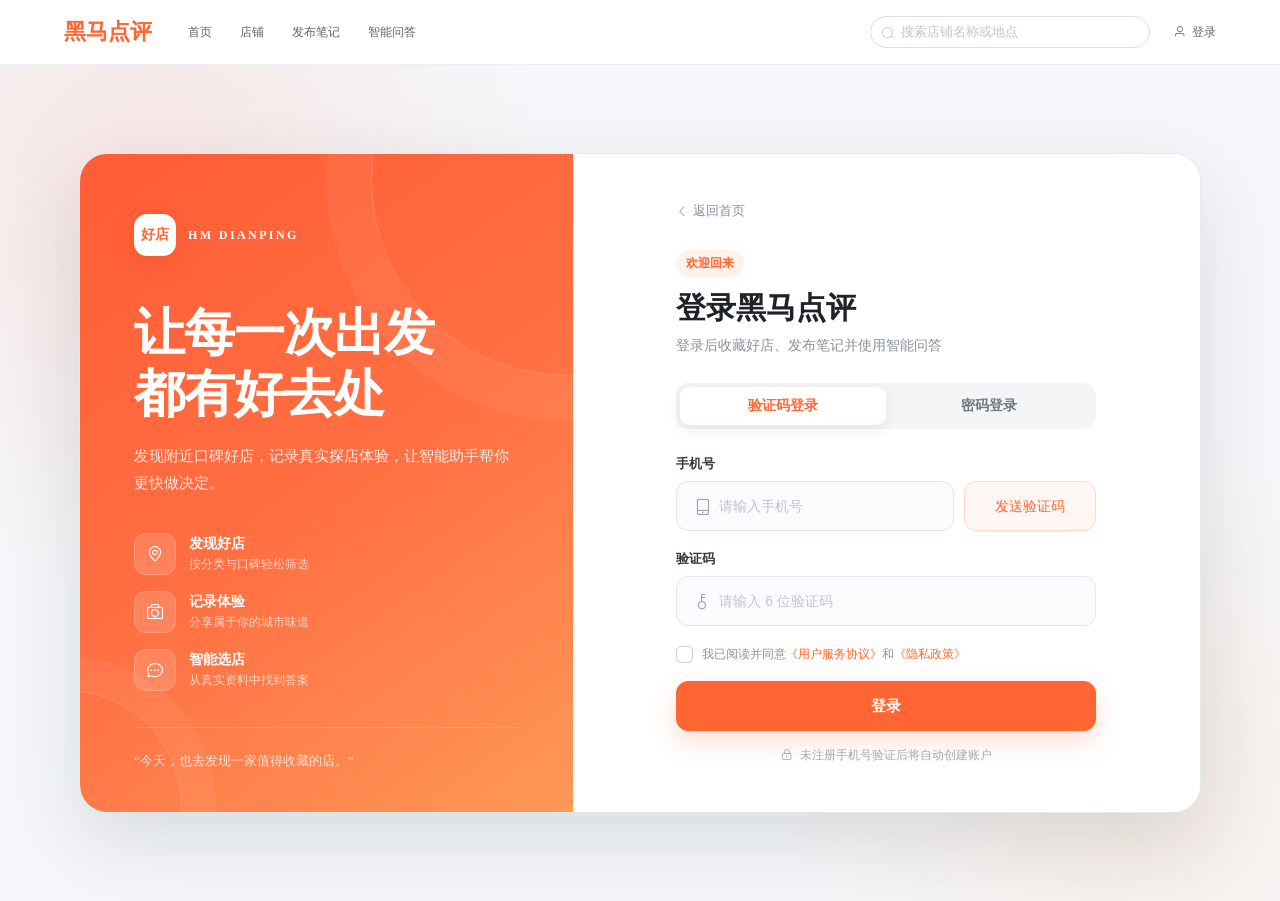
<file: frontend/login.html>
<!DOCTYPE html>
<html lang="zh-CN">
<head>
  <meta http-equiv="Content-Type" content="text/html; charset=UTF-8">
  <meta name="viewport" content="width=device-width, initial-scale=1, maximum-scale=1, user-scalable=0">
  <title>黑马点评</title>
  <link rel="stylesheet" href="./css/element.css">
  <link href="./css/main.css" rel="stylesheet">
  <link rel="stylesheet" href="./css/desktop.css">
  <link rel="stylesheet" href="./css/components.css">
  <link href="./css/login.css" rel="stylesheet">
</head>
<body>
<div id="app">
    <hmdp-header active=""></hmdp-header>
  <main class="hmdp-login-layout">
    <div class="hmdp-login-card">
      <section class="hmdp-login-brand">
        <div class="hmdp-login-brand__content">
          <div class="hmdp-login-brand__eyebrow"><span>好店</span> HM DIANPING</div>
          <h1>让每一次出发<br>都有好去处</h1>
          <p>发现附近口碑好店，记录真实探店体验，让智能助手帮你更快做决定。</p>
          <div class="hmdp-login-features">
            <div><i class="el-icon-location-outline"></i><span><strong>发现好店</strong><small>按分类与口碑轻松筛选</small></span></div>
            <div><i class="el-icon-camera"></i><span><strong>记录体验</strong><small>分享属于你的城市味道</small></span></div>
            <div><i class="el-icon-chat-dot-round"></i><span><strong>智能选店</strong><small>从真实资料中找到答案</small></span></div>
          </div>
        </div>
        <div class="hmdp-login-brand__quote">“今天，也去发现一家值得收藏的店。”</div>
      </section>
      <section class="hmdp-login-panel">
        <div class="hmdp-login-form">
          <button class="login-back" type="button" @click="goBack"><i class="el-icon-arrow-left"></i> 返回首页</button>
          <div class="login-heading">
            <span class="login-heading__badge">欢迎回来</span>
            <h2>登录黑马点评</h2>
            <p class="login-subtitle">登录后收藏好店、发布笔记并使用智能问答</p>
          </div>
          <nav class="hmdp-login-mode-tabs" aria-label="登录方式">
            <a class="is-active" href="/login.html">验证码登录</a>
            <a href="/login2.html">密码登录</a>
          </nav>
          <div class="login-field">
            <label for="phone">手机号</label>
            <div class="login-phone-row">
              <el-input id="phone" prefix-icon="el-icon-mobile-phone" placeholder="请输入手机号" v-model="form.phone"></el-input>
              <el-button class="login-code-button" @click="sendCode" :loading="sendingCode" :disabled="disabled">{{codeBtnMsg}}</el-button>
            </div>
          </div>
          <div class="login-field">
            <label for="code">验证码</label>
            <el-input id="code" prefix-icon="el-icon-key" placeholder="请输入 6 位验证码" v-model="form.code" @keyup.enter.native="login"></el-input>
          </div>
          <label class="login-consent" for="readed">
            <input id="readed" type="checkbox" v-model="radio" true-value="1" false-value="">
            <span class="login-consent__check"><i class="el-icon-check"></i></span>
            <span>我已阅读并同意<a href="javascript:void(0)">《用户服务协议》</a>和<a href="javascript:void(0)">《隐私政策》</a></span>
          </label>
          <el-button class="hmdp-button-primary login-submit" @click="login" :loading="loading">登录</el-button>
          <p class="login-tip"><i class="el-icon-lock"></i> 未注册手机号验证后将自动创建账户</p>
        </div>
      </section>
    </div>
  </main>
</div>
<script src="./js/vue.js"></script>
<script src="./js/axios.min.js"></script>
<!-- 引入组件库 -->
<script src="./js/element.js"></script>
<script src="./js/common.js"></script>
<script src="./js/header.js"></script>
<script src="./js/footer.js"></script>
<script>

  const app = new Vue({
    el: "#app",
    data: {
      radio: "",
      disabled: false, // 发送短信按钮
      loading: false,
      sendingCode: false,
      codeBtnMsg: "发送验证码", // 发送短信按钮提示
      form:{
      }
    },
    methods: {
      login(){
        if(!this.radio){
          this.$message.error("请先确认阅读用户协议！");
          return
        }
        if(!this.form.phone || !this.form.code){
          this.$message.error("手机号和验证码不能为空！");
          return
        }
        this.loading = true;
        axios.post("/user/login", this.form)
        .then(({data}) => {
            if(data){
              // 保存用户信息到session
              sessionStorage.setItem("token", data);
            }
            // 跳转到首页
            location.href = "/index.html"
        })
        .catch(err => this.$message.error(err))
        .finally(() => this.loading = false)
      },
      goBack(){
        history.back();
      },
      sendCode(){
        if (!this.form.phone) {
          this.$message.error("手机号不能为空");
          return;
        }
        this.sendingCode = true;
        this.disabled = true;
        // 发送验证码
        axios.post("/user/code?phone="+this.form.phone)
          .then(() => {
            let i = 60;
            this.codeBtnMsg = (i--) + '秒后可重发'
            let taskId = setInterval(() => this.codeBtnMsg = (i--) + '秒后可重发', 1000);
            setTimeout(() => {
              this.disabled = false;
              clearInterval(taskId);
              this.codeBtnMsg = "发送验证码";
            }, 59000)
          })
          .catch(err => {
            console.log(err);
            this.$message.error(err)
            this.disabled = false;
          })
          .finally(() => this.sendingCode = false);
      }
    }
  })
</script>
</body>
</html>
</file>
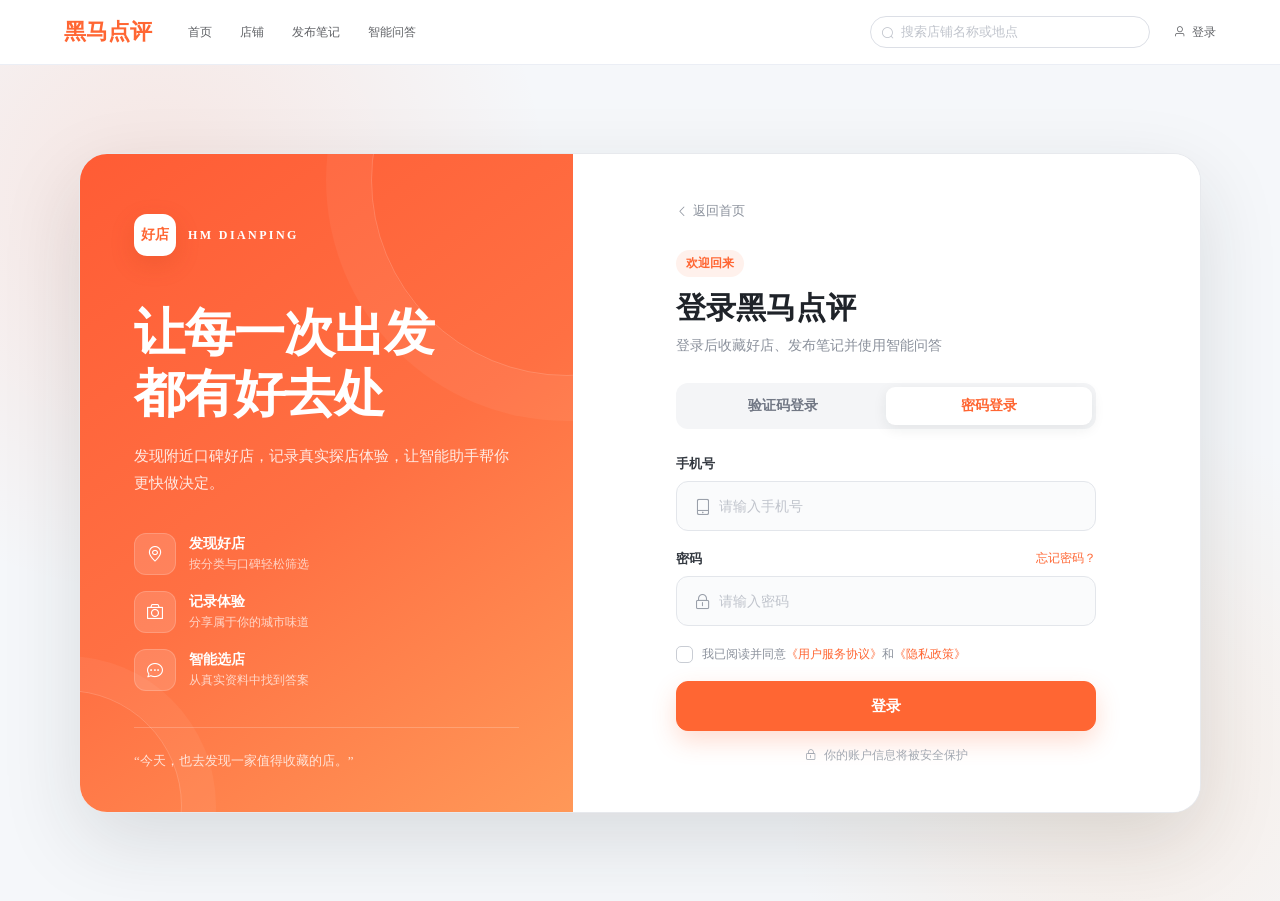
<file: frontend/login2.html>
<!DOCTYPE html>
<html lang="zh-CN">
<head>
  <meta http-equiv="Content-Type" content="text/html; charset=UTF-8">
  <meta name="viewport" content="width=device-width, initial-scale=1, maximum-scale=1, user-scalable=0">
  <title>黑马点评</title>
  <link rel="stylesheet" href="./css/element.css">
  <link href="./css/main.css" rel="stylesheet">
  <link rel="stylesheet" href="./css/desktop.css">
  <link rel="stylesheet" href="./css/components.css">
  <link href="./css/login.css" rel="stylesheet">
</head>
<body>
<div id="app">
    <hmdp-header active=""></hmdp-header>
  <main class="hmdp-login-layout">
    <div class="hmdp-login-card">
      <section class="hmdp-login-brand">
        <div class="hmdp-login-brand__content">
          <div class="hmdp-login-brand__eyebrow"><span>好店</span> HM DIANPING</div>
          <h1>让每一次出发<br>都有好去处</h1>
          <p>发现附近口碑好店，记录真实探店体验，让智能助手帮你更快做决定。</p>
          <div class="hmdp-login-features">
            <div><i class="el-icon-location-outline"></i><span><strong>发现好店</strong><small>按分类与口碑轻松筛选</small></span></div>
            <div><i class="el-icon-camera"></i><span><strong>记录体验</strong><small>分享属于你的城市味道</small></span></div>
            <div><i class="el-icon-chat-dot-round"></i><span><strong>智能选店</strong><small>从真实资料中找到答案</small></span></div>
          </div>
        </div>
        <div class="hmdp-login-brand__quote">“今天，也去发现一家值得收藏的店。”</div>
      </section>
      <section class="hmdp-login-panel">
        <div class="hmdp-login-form">
          <button class="login-back" type="button" @click="goBack"><i class="el-icon-arrow-left"></i> 返回首页</button>
          <div class="login-heading">
            <span class="login-heading__badge">欢迎回来</span>
            <h2>登录黑马点评</h2>
            <p class="login-subtitle">登录后收藏好店、发布笔记并使用智能问答</p>
          </div>
          <nav class="hmdp-login-mode-tabs" aria-label="登录方式">
            <a href="/login.html">验证码登录</a>
            <a class="is-active" href="/login2.html">密码登录</a>
          </nav>
          <div class="login-field">
            <label for="phone">手机号</label>
            <el-input id="phone" prefix-icon="el-icon-mobile-phone" placeholder="请输入手机号" v-model="form.phone"></el-input>
          </div>
          <div class="login-field">
            <div class="login-field__header"><label for="password">密码</label><a href="javascript:void(0)">忘记密码？</a></div>
            <el-input id="password" prefix-icon="el-icon-lock" placeholder="请输入密码" v-model="form.password" show-password @keyup.enter.native="login"></el-input>
          </div>
          <label class="login-consent" for="readed">
            <input id="readed" type="checkbox" v-model="radio" true-value="1" false-value="">
            <span class="login-consent__check"><i class="el-icon-check"></i></span>
            <span>我已阅读并同意<a href="javascript:void(0)">《用户服务协议》</a>和<a href="javascript:void(0)">《隐私政策》</a></span>
          </label>
          <el-button class="hmdp-button-primary login-submit" @click="login" :loading="loading">登录</el-button>
          <p class="login-tip"><i class="el-icon-lock"></i> 你的账户信息将被安全保护</p>
        </div>
      </section>
    </div>
  </main>
</div>
<script src="./js/vue.js"></script>
<script src="./js/axios.min.js"></script>
<!-- 引入组件库 -->
<script src="./js/element.js"></script>
<script src="./js/common.js"></script>
<script src="./js/header.js"></script>
<script src="./js/footer.js"></script>
<script>

  const app = new Vue({
    el: "#app",
    data: {
      radio: "",
      loading: false,
      form:{
      }
    },
    methods: {
      login(){
        if(!this.radio){
          this.$message.error("请先确认阅读用户协议！");
          return;
        }
        this.loading = true;
        axios.post("/user/login", this.form)
          .then(({data}) => {
            if(data){
              // 保存用户信息到session
              sessionStorage.setItem("token", data);
            }
            // 跳转到首页
            location.href = "/info.html"
          })
          .catch(err => this.$message.error(err))
          .finally(() => this.loading = false)
      },
      goBack(){
        history.back();
      }
    }
  })
</script>
</body>
</html>
</file>
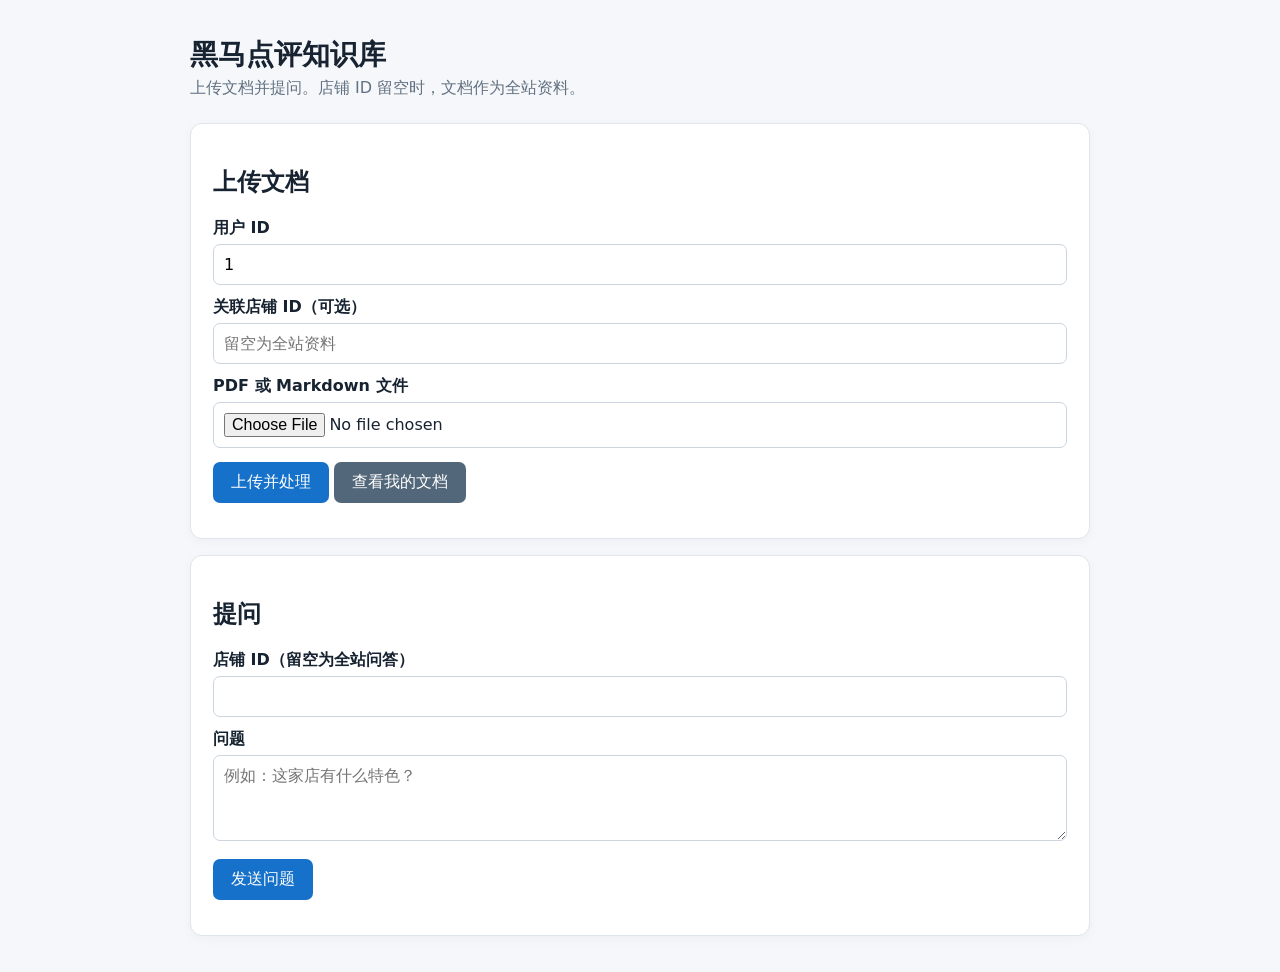
<file: services/shop-qa/app/shop_qa/console.html>
<!doctype html>
<html lang="zh-CN">
<head>
  <meta charset="utf-8">
  <meta name="viewport" content="width=device-width, initial-scale=1">
  <title>黑马点评知识库</title>
  <style>
    :root { color-scheme: light; font-family: system-ui, "Microsoft YaHei", sans-serif; color: #172331; background: #f5f7fa; }
    body { max-width: 900px; margin: 36px auto; padding: 0 18px; }
    h1 { font-size: 28px; margin-bottom: 4px; }
    .hint { color: #627181; margin: 0 0 24px; }
    .card { background: white; border: 1px solid #dfe5ec; border-radius: 12px; padding: 22px; margin: 16px 0; box-shadow: 0 3px 12px #15283c09; }
    label { display: block; margin: 12px 0 5px; font-weight: 600; }
    input, textarea, select { box-sizing: border-box; width: 100%; padding: 10px; border: 1px solid #cbd5df; border-radius: 7px; font: inherit; }
    textarea { min-height: 86px; resize: vertical; }
    button { margin-top: 14px; padding: 10px 18px; border: 0; border-radius: 7px; color: white; background: #1671ca; font: inherit; cursor: pointer; }
    button:hover { background: #075fac; }
    button.secondary { background: #53677a; }
    pre { white-space: pre-wrap; overflow-wrap: anywhere; line-height: 1.6; }
    .status { color: #526171; }
  </style>
</head>
<body>
  <h1>黑马点评知识库</h1>
  <p class="hint">上传文档并提问。店铺 ID 留空时，文档作为全站资料。</p>
  <section class="card">
    <h2>上传文档</h2>
    <label for="owner">用户 ID</label><input id="owner" type="number" min="1" value="1">
    <label for="shop">关联店铺 ID（可选）</label><input id="shop" type="number" min="1" placeholder="留空为全站资料">
    <label for="file">PDF 或 Markdown 文件</label><input id="file" type="file" accept=".pdf,.md">
    <button id="upload">上传并处理</button>
    <button id="refresh" class="secondary">查看我的文档</button>
    <pre id="uploadResult" class="status"></pre>
    <div id="documents"></div>
  </section>
  <section class="card">
    <h2>提问</h2>
    <label for="askShop">店铺 ID（留空为全站问答）</label><input id="askShop" type="number" min="1">
    <label for="question">问题</label><textarea id="question" placeholder="例如：这家店有什么特色？"></textarea>
    <button id="ask">发送问题</button>
    <pre id="answer" class="status"></pre>
  </section>
  <script>
    const $ = id => document.getElementById(id);
    const owner = () => Number($('owner').value);
    async function json(response) {
      const data = await response.json();
      if (!response.ok) throw new Error(data.detail || `HTTP ${response.status}`);
      return data;
    }
    $('upload').onclick = async () => {
      const file = $('file').files[0];
      if (!file || !owner()) { $('uploadResult').textContent = '请选择文件并填写用户 ID。'; return; }
      const form = new FormData();
      form.append('file', file); form.append('owner_id', String(owner()));
      form.append('shop_id', $('shop').value || '0');
      $('uploadResult').textContent = '上传中…';
      try {
        const data = await json(await fetch('/documents', {method:'POST', body:form}));
        $('uploadResult').textContent = `已接收。文档 ID：${data.document_id}，请点“查看我的文档”查询处理结果。`;
      } catch (error) { $('uploadResult').textContent = error.message; }
    };
    $('refresh').onclick = async () => {
      if (!owner()) return;
      try {
        const data = await json(await fetch(`/documents?owner_id=${owner()}`));
        $('documents').replaceChildren();
        for (const item of data.items) {
          const line = document.createElement('p');
          line.textContent = `${item.filename} · ${item.status} · ${item.chunk_count} 个片段${item.error ? ' · ' + item.error : ''}`;
          $('documents').appendChild(line);
        }
      } catch (error) { $('documents').textContent = error.message; }
    };
    $('ask').onclick = async () => {
      const question = $('question').value.trim();
      if (question.length < 2) { $('answer').textContent = '请至少输入两个字。'; return; }
      const shop = $('askShop').value;
      $('answer').textContent = '正在查找资料…';
      try {
        const path = shop ? `/shops/${Number(shop)}/ask` : '/ask';
        const data = await json(await fetch(path, {method:'POST', headers:{'Content-Type':'application/json'}, body:JSON.stringify({question})}));
        const sources = data.sources.map(s => `[${s.ref}] ${s.title || s.type} (${s.type}: ${s.id})`).join('\n');
        $('answer').textContent = data.answer + (sources ? '\n\n参考资料：\n' + sources : '');
      } catch (error) { $('answer').textContent = error.message; }
    };
  </script>
</body>
</html>
</file>
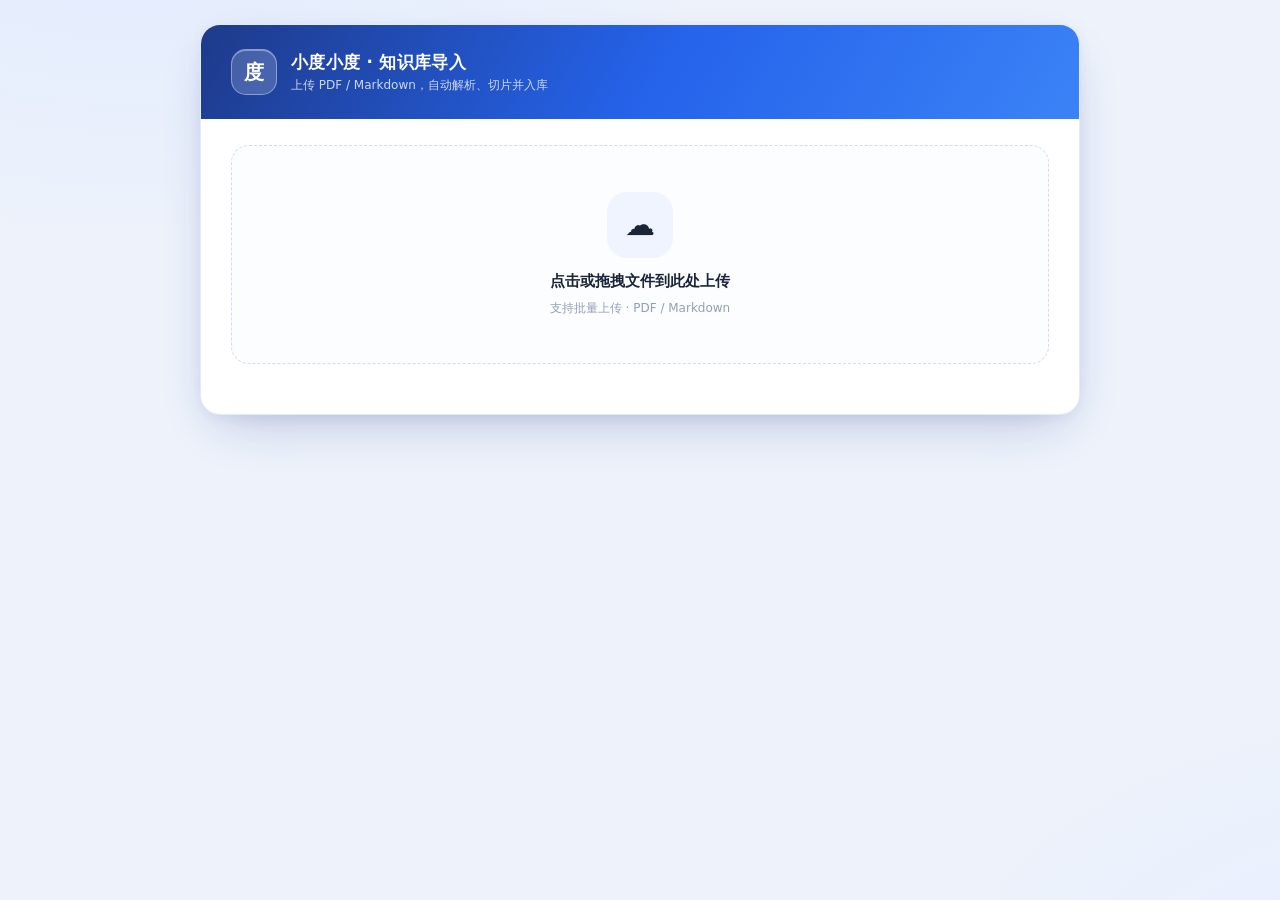
<file: services/shop-qa/app/import_process/page/import.html>
<!DOCTYPE html>
<html lang="zh-CN">
<head>
    <meta charset="UTF-8">
    <meta name="viewport" content="width=device-width, initial-scale=1.0">
    <title>文件导入服务</title>
    <link rel="icon" href="[data-uri]" />
      <style>
    :root{
      /* ===== 蓝色主题配色 ===== */
      --brand:#2563EB;
      --brand-2:#3B82F6;
      --brand-deep:#1D4ED8;
      --brand-ink:#1E3A8A;
      --brand-soft:#EFF4FF;
      --bg:#EDF2FB;
      --panel:#ffffff;
      --text:#1B2537;
      --text-sub:#5A6577;
      --muted:#93A0B4;
      --border:#E4EAF4;
      --border-strong:#D3DDEC;
      --ok:#12A66A;
      --warn:#F59E0B;
      --err:#E5484D;
      --shadow:0 20px 50px -20px rgba(30,58,138,.32), 0 4px 14px rgba(30,58,138,.06);
    }
    *{box-sizing:border-box}
    ::-webkit-scrollbar{width:9px;height:9px}
    ::-webkit-scrollbar-thumb{background:#C6D2E6;border-radius:9px}
    ::-webkit-scrollbar-thumb:hover{background:#A9BAD4}
    ::-webkit-scrollbar-track{background:transparent}

    body{
      font-family:"Microsoft YaHei","PingFang SC","Segoe UI",system-ui,-apple-system,Arial,sans-serif;
      color:var(--text);
      margin:0;
      padding:24px;
      display:flex;
      justify-content:center;
      align-items:flex-start;
      min-height:100vh;
      background:
        radial-gradient(1000px 580px at 10% -12%, #E1EBFF 0%, rgba(225,235,255,0) 60%),
        radial-gradient(880px 520px at 112% 112%, #E6EEFF 0%, rgba(230,238,255,0) 58%),
        var(--bg);
    }
    .container{
      width:100%;
      max-width:880px;
      background-color:var(--panel);
      border:1px solid var(--border);
      border-radius:20px;
      padding:0 0 28px;
      box-shadow:var(--shadow);
      height:fit-content;
      overflow:hidden;
    }

    /* 页面头部（蓝色渐变横幅） */
    .page-head{
      display:flex;
      align-items:center;
      gap:14px;
      padding:24px 30px;
      background:linear-gradient(120deg,#1E3A8A 0%,#2563EB 52%,#3B82F6 100%);
      color:#fff;
      margin-bottom:26px;
    }
    .logo{
      width:46px;height:46px;border-radius:15px;
      background:rgba(255,255,255,.18);
      border:1px solid rgba(255,255,255,.38);
      display:flex;align-items:center;justify-content:center;
      font-size:20px;color:#fff;font-weight:600;
      flex:0 0 auto;
      box-shadow:inset 0 1px 0 rgba(255,255,255,.35);
    }
    .page-title{display:flex;flex-direction:column;line-height:1.2}
    .page-title strong{font-size:17px;font-weight:600;color:#fff;letter-spacing:.3px}
    .page-title span{font-size:12px;color:rgba(255,255,255,.78);margin-top:5px}

    /* 上传区 */
    .upload-area{
      margin:0 30px;
      border:1.5px dashed var(--border-strong);
      border-radius:18px;
      padding:46px 22px;
      text-align:center;
      cursor:pointer;
      transition:all .25s;
      background:#FBFDFF;
    }
    .upload-area:hover{
      border-color:var(--brand);
      background-color:var(--brand-soft);
      box-shadow:0 0 0 4px rgba(37,99,235,.10);
    }
    .upload-area p{margin:0;font-size:15px;font-weight:600;color:var(--text)}
    .upload-icon{
      width:66px;height:66px;
      margin:0 auto 14px;
      border-radius:20px;
      background:var(--brand-soft);
      display:flex;align-items:center;justify-content:center;
      font-size:30px;line-height:1;
    }
    .upload-hint{
      font-size:12px;
      color:var(--muted);
      margin-top:9px;
    }
    .file-input{display:none}
    .btn{
      background:linear-gradient(135deg,#3B82F6,#2563EB);
      color:#fff;
      border:none;
      padding:11px 22px;
      border-radius:999px;
      cursor:pointer;
      font-size:15px;
      font-family:inherit;
      font-weight:600;
      transition:background .2s;
      box-shadow:0 10px 22px -10px rgba(37,99,235,.95);
    }
    .btn:hover{background:linear-gradient(135deg,#2563EB,#1D4ED8)}
    .btn:disabled{background:#D3DDEC;cursor:not-allowed;box-shadow:none}

    /* 文件列表 */
    .file-list{margin:22px 30px 0}
    .file-item{
      background-color:#fff;
      border:1px solid var(--border);
      border-radius:14px;
      padding:16px 18px;
      margin-bottom:12px;
      display:flex;
      justify-content:space-between;
      align-items:flex-start;
      box-shadow:0 2px 8px rgba(30,58,138,.07);
      animation:fadeIn .3s ease;
    }
    @keyframes fadeIn{from{opacity:0;transform:translateY(6px)}to{opacity:1;transform:none}}
    .file-info{
      display:flex;
      flex-direction:column;
      flex:1;
      margin-right:20px;
      min-width:0;
    }
    .file-name{
      font-weight:600;
      color:var(--text);
      font-size:13.5px;
      overflow:hidden;
      text-overflow:ellipsis;
      white-space:nowrap;
    }
    .file-size{
      font-size:12px;
      color:var(--muted);
      margin-top:4px;
    }
    .status-badge{
      padding:6px 15px;
      border-radius:999px;
      font-size:12px;
      font-weight:600;
      color:#fff;
      min-width:82px;
      text-align:center;
      flex:0 0 auto;
    }
    .status-uploading{background-color:var(--warn)}
    .status-processing{background-color:var(--brand)}
    .status-completed{background-color:var(--ok)}
    .status-error{background-color:#fff;border:1.5px solid var(--err);color:var(--err)}

    /* 进度条 */
    .progress-bar-container{
      width:100%;
      height:6px;
      background-color:#EDF1F9;
      margin-top:10px;
      border-radius:999px;
      overflow:hidden;
      display:none;
    }
    .progress-bar{
      height:100%;
      background:linear-gradient(90deg,#60A5FA,#2563EB);
      width:0%;
      border-radius:999px;
      transition:width .3s,background-color .3s;
    }

    /* 任务日志（可展开/收起） */
    .log-details{
      margin-top:9px;
      font-size:12px;
      color:var(--muted);
    }
    .log-details summary{
      cursor:pointer;
      user-select:none;
      color:var(--brand-deep);
      font-weight:600;
    }
    .log-list{
      margin:6px 0 0 16px;
      padding:0;
    }
    .log-list li{
      margin:2px 0;
      line-height:1.5;
    }

    /* 窄屏适配 */
    @media (max-width:760px){
      body{padding:0}
      .container{max-width:none;border-radius:0;border-left:none;border-right:none;padding:0 0 22px}
      .page-head{padding:18px 18px}
      .upload-area{margin:0 18px;padding:32px 16px}
      .file-list{margin:18px 18px 0}
      .file-item{flex-direction:column;align-items:flex-start;gap:10px}
      .file-info{margin-right:0;width:100%}
    }
  </style>
</head>
<body>

<div class="container">
    <div class="page-head">
        <div class="logo">度</div>
        <div class="page-title">
            <strong>小度小度 · 知识库导入</strong>
            <span>上传 PDF / Markdown，自动解析、切片并入库</span>
        </div>
    </div>

    <div class="upload-area" id="dropZone" onclick="document.getElementById('fileInput').click()">
        <div class="upload-icon">☁️</div>
        <p>点击或拖拽文件到此处上传</p>
        <div class="upload-hint">支持批量上传 · PDF / Markdown</div>
        <input type="file" id="fileInput" class="file-input" multiple accept=".pdf,.md">
    </div>

    <div id="fileList" class="file-list">
        <!-- 文件列表将在这里生成 -->
    </div>
</div>

<script>
    const dropZone = document.getElementById('dropZone');
    const fileInput = document.getElementById('fileInput');
    const fileList = document.getElementById('fileList');
    
    // 模拟后端API地址
    const API_BASE = 'http://127.0.0.1:8002';

    function highlightDropZone(on) {
        dropZone.style.backgroundColor = on ? '#EFF4FF' : '';
        dropZone.style.borderColor = on ? '#2563EB' : '';
    }

    dropZone.addEventListener('dragover', (e) => {
        e.preventDefault();
        highlightDropZone(true);
    });

    dropZone.addEventListener('dragleave', (e) => {
        e.preventDefault();
        highlightDropZone(false);
    });

    dropZone.addEventListener('drop', (e) => {
        e.preventDefault();
        highlightDropZone(false);
        handleFiles(e.dataTransfer.files);
    });

    fileInput.addEventListener('change', (e) => {
        handleFiles(e.target.files);
    });

    function handleFiles(files) {
        Array.from(files).forEach(uploadFile);
    }

    function updateProgressBar(bar, percentage) {
        bar.style.width = percentage + '%';
        // 需要设置 background 简写（而非 background-color），否则会被 CSS 的渐变覆盖而不生效
        if (percentage >= 100) {
            bar.style.background = 'linear-gradient(90deg,#60A5FA,#2563EB)'; // 完成：蓝色渐变
        } else {
            bar.style.background = 'linear-gradient(90deg,#FCD34D,#F59E0B)'; // 进行中：琥珀渐变
        }
    }

    async function uploadFile(file) {
        // 创建文件项UI
        const id = 'file-' + Math.random().toString(36).substr(2, 9);
        const html = `
            <div class="file-item" id="${id}">
                <div class="file-info">
                    <span class="file-name">${file.name}</span>
                    <span class="file-size">${(file.size / 1024).toFixed(2)} KB</span>
                    <div class="progress-bar-container">
                        <div class="progress-bar"></div>
                    </div>
                    <details class="log-details">
                        <summary>日志（点击展开）</summary>
                        <ul class="log-list"></ul>
                    </details>
                </div>
                <div class="status-badge status-uploading">上传中...</div>
            </div>
        `;
        fileList.insertAdjacentHTML('afterbegin', html);
        const itemEl = document.getElementById(id);
        const statusBadge = itemEl.querySelector('.status-badge');
        const progressBar = itemEl.querySelector('.progress-bar');
        const progressContainer = itemEl.querySelector('.progress-bar-container');
        const logDetails = itemEl.querySelector('.log-details');
        const logSummary = itemEl.querySelector('.log-details summary');
        const logListEl = itemEl.querySelector('.log-list');

        // 构建FormData
        const formData = new FormData();
        formData.append('files', file);

        try {
            // 1. 上传文件
            progressContainer.style.display = 'block';
            // 模拟上传进度
            updateProgressBar(progressBar, 50);

            const response = await fetch(`${API_BASE}/upload`, {
                method: 'POST',
                body: formData
            });

            if (!response.ok) throw new Error('Upload failed');
            
            const result = await response.json();
            const taskId = result.task_ids[0]; // 假设一次传一个或取第一个

            // 上传完成，进入处理中，进度固定为30%
            updateProgressBar(progressBar, 30);
            statusBadge.textContent = '处理中...';
            statusBadge.className = 'status-badge status-processing';

            // 2. 轮询状态
            pollStatus(taskId, itemEl);

        } catch (error) {
            console.error(error);
            statusBadge.textContent = '失败';
            statusBadge.className = 'status-badge status-error';
        }
    }

    function normalizeDoneLog(text) {
        // 后端可能返回中文节点名，也可能已拼接“已完成”
        if (typeof text !== 'string') return String(text);
        return text.endsWith('已完成') ? text : `${text}已完成`;
    }

    function normalizeRunningLog(text) {
        // 后端可能返回中文节点名，也可能已拼接“正在进行.../处理中...”
        if (typeof text !== 'string') return String(text);
        if (text.startsWith('正在进行')) return text.endsWith('...') ? text : `${text}...`;
        return `正在进行${text}...`;
    }

    function renderLogs(itemEl, doneList, runningList) {
        const logSummary = itemEl.querySelector('.log-details summary');
        const logListEl = itemEl.querySelector('.log-list');
        const logDetails = itemEl.querySelector('.log-details');

        const done = Array.isArray(doneList) ? doneList : [];
        const running = Array.isArray(runningList) ? runningList : [];

        // 更新 summary（即使收起也能看到进度）
        logSummary.textContent = `日志（已完成${done.length}，进行中${running.length}，点击展开）`;

        // 清空并重建列表
        logListEl.innerHTML = '';
        const lines = [
            ...done.map(normalizeDoneLog),
            ...running.map(normalizeRunningLog),
        ];

        if (lines.length === 0) {
            const li = document.createElement('li');
            li.textContent = '暂无日志';
            logListEl.appendChild(li);
        } else {
            for (const line of lines) {
                const li = document.createElement('li');
                li.textContent = line;
                logListEl.appendChild(li);
            }
        }

        // 如果没有任何日志，默认收起；否则保持用户选择
        if (lines.length === 0) {
            logDetails.open = false;
        }
    }

    function pollStatus(taskId, itemEl) {
        const statusBadge = itemEl.querySelector('.status-badge');
        const progressBar = itemEl.querySelector('.progress-bar');
        
        const interval = setInterval(async () => {
            try {
                const res = await fetch(`${API_BASE}/status/${taskId}`);
                const data = await res.json();

                // 渲染日志（done/running）
                renderLogs(itemEl, data.done_list, data.running_list);
                
                if (data.status === 'completed') {
                    statusBadge.textContent = '已完成';
                    statusBadge.className = 'status-badge status-completed';
                    updateProgressBar(progressBar, 100);
                    clearInterval(interval);
                } else if (data.status === 'processing') {
                    // 保持处理中状态
                    statusBadge.textContent = '处理中...';
                    // 确保进度为30%
                     updateProgressBar(progressBar, 30);
                } else if (data.status === 'failed') {
                    statusBadge.textContent = '失败';
                    statusBadge.className = 'status-badge status-error';
                    clearInterval(interval);
                }
            } catch (e) {
                console.error('Polling error', e);
            }
        }, 2000); // 每2秒轮询一次
    }
</script>

</body>
</html>
</file>
<file: frontend/css/element.css>
@charset "UTF-8";.el-pagination--small .arrow.disabled,.el-table .hidden-columns,.el-table td.is-hidden>*,.el-table th.is-hidden>*,.el-table--hidden{visibility:hidden}.el-dropdown .el-dropdown-selfdefine:focus:active,.el-dropdown .el-dropdown-selfdefine:focus:not(.focusing),.el-message__closeBtn:focus,.el-message__content:focus,.el-popover:focus,.el-popover:focus:active,.el-popover__reference:focus:hover,.el-popover__reference:focus:not(.focusing),.el-rate:active,.el-rate:focus,.el-tooltip:focus:hover,.el-tooltip:focus:not(.focusing),.el-upload-list__item.is-success:active,.el-upload-list__item.is-success:not(.focusing):focus{outline-width:0}.el-input__suffix,.el-tree.is-dragging .el-tree-node__content *{pointer-events:none}@font-face{font-family:element-icons;src:url(fonts/element-icons.woff) format("woff"),url(fonts/element-icons.ttf) format("truetype");font-weight:400;font-display:"auto";font-style:normal}[class*=" el-icon-"],[class^=el-icon-]{font-family:element-icons!important;speak:none;font-style:normal;font-weight:400;font-variant:normal;text-transform:none;line-height:1;vertical-align:baseline;display:inline-block;-webkit-font-smoothing:antialiased;-moz-osx-font-smoothing:grayscale}.el-icon-ice-cream-round:before{content:"\e6a0"}.el-icon-ice-cream-square:before{content:"\e6a3"}.el-icon-lollipop:before{content:"\e6a4"}.el-icon-potato-strips:before{content:"\e6a5"}.el-icon-milk-tea:before{content:"\e6a6"}.el-icon-ice-drink:before{content:"\e6a7"}.el-icon-ice-tea:before{content:"\e6a9"}.el-icon-coffee:before{content:"\e6aa"}.el-icon-orange:before{content:"\e6ab"}.el-icon-pear:before{content:"\e6ac"}.el-icon-apple:before{content:"\e6ad"}.el-icon-cherry:before{content:"\e6ae"}.el-icon-watermelon:before{content:"\e6af"}.el-icon-grape:before{content:"\e6b0"}.el-icon-refrigerator:before{content:"\e6b1"}.el-icon-goblet-square-full:before{content:"\e6b2"}.el-icon-goblet-square:before{content:"\e6b3"}.el-icon-goblet-full:before{content:"\e6b4"}.el-icon-goblet:before{content:"\e6b5"}.el-icon-cold-drink:before{content:"\e6b6"}.el-icon-coffee-cup:before{content:"\e6b8"}.el-icon-water-cup:before{content:"\e6b9"}.el-icon-hot-water:before{content:"\e6ba"}.el-icon-ice-cream:before{content:"\e6bb"}.el-icon-dessert:before{content:"\e6bc"}.el-icon-sugar:before{content:"\e6bd"}.el-icon-tableware:before{content:"\e6be"}.el-icon-burger:before{content:"\e6bf"}.el-icon-knife-fork:before{content:"\e6c1"}.el-icon-fork-spoon:before{content:"\e6c2"}.el-icon-chicken:before{content:"\e6c3"}.el-icon-food:before{content:"\e6c4"}.el-icon-dish-1:before{content:"\e6c5"}.el-icon-dish:before{content:"\e6c6"}.el-icon-moon-night:before{content:"\e6ee"}.el-icon-moon:before{content:"\e6f0"}.el-icon-cloudy-and-sunny:before{content:"\e6f1"}.el-icon-partly-cloudy:before{content:"\e6f2"}.el-icon-cloudy:before{content:"\e6f3"}.el-icon-sunny:before{content:"\e6f6"}.el-icon-sunset:before{content:"\e6f7"}.el-icon-sunrise-1:before{content:"\e6f8"}.el-icon-sunrise:before{content:"\e6f9"}.el-icon-heavy-rain:before{content:"\e6fa"}.el-icon-lightning:before{content:"\e6fb"}.el-icon-light-rain:before{content:"\e6fc"}.el-icon-wind-power:before{content:"\e6fd"}.el-icon-baseball:before{content:"\e712"}.el-icon-soccer:before{content:"\e713"}.el-icon-football:before{content:"\e715"}.el-icon-basketball:before{content:"\e716"}.el-icon-ship:before{content:"\e73f"}.el-icon-truck:before{content:"\e740"}.el-icon-bicycle:before{content:"\e741"}.el-icon-mobile-phone:before{content:"\e6d3"}.el-icon-service:before{content:"\e6d4"}.el-icon-key:before{content:"\e6e2"}.el-icon-unlock:before{content:"\e6e4"}.el-icon-lock:before{content:"\e6e5"}.el-icon-watch:before{content:"\e6fe"}.el-icon-watch-1:before{content:"\e6ff"}.el-icon-timer:before{content:"\e702"}.el-icon-alarm-clock:before{content:"\e703"}.el-icon-map-location:before{content:"\e704"}.el-icon-delete-location:before{content:"\e705"}.el-icon-add-location:before{content:"\e706"}.el-icon-location-information:before{content:"\e707"}.el-icon-location-outline:before{content:"\e708"}.el-icon-location:before{content:"\e79e"}.el-icon-place:before{content:"\e709"}.el-icon-discover:before{content:"\e70a"}.el-icon-first-aid-kit:before{content:"\e70b"}.el-icon-trophy-1:before{content:"\e70c"}.el-icon-trophy:before{content:"\e70d"}.el-icon-medal:before{content:"\e70e"}.el-icon-medal-1:before{content:"\e70f"}.el-icon-stopwatch:before{content:"\e710"}.el-icon-mic:before{content:"\e711"}.el-icon-copy-document:before{content:"\e718"}.el-icon-full-screen:before{content:"\e719"}.el-icon-switch-button:before{content:"\e71b"}.el-icon-aim:before{content:"\e71c"}.el-icon-crop:before{content:"\e71d"}.el-icon-odometer:before{content:"\e71e"}.el-icon-time:before{content:"\e71f"}.el-icon-bangzhu:before{content:"\e724"}.el-icon-close-notification:before{content:"\e726"}.el-icon-microphone:before{content:"\e727"}.el-icon-turn-off-microphone:before{content:"\e728"}.el-icon-position:before{content:"\e729"}.el-icon-postcard:before{content:"\e72a"}.el-icon-message:before{content:"\e72b"}.el-icon-chat-line-square:before{content:"\e72d"}.el-icon-chat-dot-square:before{content:"\e72e"}.el-icon-chat-dot-round:before{content:"\e72f"}.el-icon-chat-square:before{content:"\e730"}.el-icon-chat-line-round:before{content:"\e731"}.el-icon-chat-round:before{content:"\e732"}.el-icon-set-up:before{content:"\e733"}.el-icon-turn-off:before{content:"\e734"}.el-icon-open:before{content:"\e735"}.el-icon-connection:before{content:"\e736"}.el-icon-link:before{content:"\e737"}.el-icon-cpu:before{content:"\e738"}.el-icon-thumb:before{content:"\e739"}.el-icon-female:before{content:"\e73a"}.el-icon-male:before{content:"\e73b"}.el-icon-guide:before{content:"\e73c"}.el-icon-news:before{content:"\e73e"}.el-icon-price-tag:before{content:"\e744"}.el-icon-discount:before{content:"\e745"}.el-icon-wallet:before{content:"\e747"}.el-icon-coin:before{content:"\e748"}.el-icon-money:before{content:"\e749"}.el-icon-bank-card:before{content:"\e74a"}.el-icon-box:before{content:"\e74b"}.el-icon-present:before{content:"\e74c"}.el-icon-sell:before{content:"\e6d5"}.el-icon-sold-out:before{content:"\e6d6"}.el-icon-shopping-bag-2:before{content:"\e74d"}.el-icon-shopping-bag-1:before{content:"\e74e"}.el-icon-shopping-cart-2:before{content:"\e74f"}.el-icon-shopping-cart-1:before{content:"\e750"}.el-icon-shopping-cart-full:before{content:"\e751"}.el-icon-smoking:before{content:"\e752"}.el-icon-no-smoking:before{content:"\e753"}.el-icon-house:before{content:"\e754"}.el-icon-table-lamp:before{content:"\e755"}.el-icon-school:before{content:"\e756"}.el-icon-office-building:before{content:"\e757"}.el-icon-toilet-paper:before{content:"\e758"}.el-icon-notebook-2:before{content:"\e759"}.el-icon-notebook-1:before{content:"\e75a"}.el-icon-files:before{content:"\e75b"}.el-icon-collection:before{content:"\e75c"}.el-icon-receiving:before{content:"\e75d"}.el-icon-suitcase-1:before{content:"\e760"}.el-icon-suitcase:before{content:"\e761"}.el-icon-film:before{content:"\e763"}.el-icon-collection-tag:before{content:"\e765"}.el-icon-data-analysis:before{content:"\e766"}.el-icon-pie-chart:before{content:"\e767"}.el-icon-data-board:before{content:"\e768"}.el-icon-data-line:before{content:"\e76d"}.el-icon-reading:before{content:"\e769"}.el-icon-magic-stick:before{content:"\e76a"}.el-icon-coordinate:before{content:"\e76b"}.el-icon-mouse:before{content:"\e76c"}.el-icon-brush:before{content:"\e76e"}.el-icon-headset:before{content:"\e76f"}.el-icon-umbrella:before{content:"\e770"}.el-icon-scissors:before{content:"\e771"}.el-icon-mobile:before{content:"\e773"}.el-icon-attract:before{content:"\e774"}.el-icon-monitor:before{content:"\e775"}.el-icon-search:before{content:"\e778"}.el-icon-takeaway-box:before{content:"\e77a"}.el-icon-paperclip:before{content:"\e77d"}.el-icon-printer:before{content:"\e77e"}.el-icon-document-add:before{content:"\e782"}.el-icon-document:before{content:"\e785"}.el-icon-document-checked:before{content:"\e786"}.el-icon-document-copy:before{content:"\e787"}.el-icon-document-delete:before{content:"\e788"}.el-icon-document-remove:before{content:"\e789"}.el-icon-tickets:before{content:"\e78b"}.el-icon-folder-checked:before{content:"\e77f"}.el-icon-folder-delete:before{content:"\e780"}.el-icon-folder-remove:before{content:"\e781"}.el-icon-folder-add:before{content:"\e783"}.el-icon-folder-opened:before{content:"\e784"}.el-icon-folder:before{content:"\e78a"}.el-icon-edit-outline:before{content:"\e764"}.el-icon-edit:before{content:"\e78c"}.el-icon-date:before{content:"\e78e"}.el-icon-c-scale-to-original:before{content:"\e7c6"}.el-icon-view:before{content:"\e6ce"}.el-icon-loading:before{content:"\e6cf"}.el-icon-rank:before{content:"\e6d1"}.el-icon-sort-down:before{content:"\e7c4"}.el-icon-sort-up:before{content:"\e7c5"}.el-icon-sort:before{content:"\e6d2"}.el-icon-finished:before{content:"\e6cd"}.el-icon-refresh-left:before{content:"\e6c7"}.el-icon-refresh-right:before{content:"\e6c8"}.el-icon-refresh:before{content:"\e6d0"}.el-icon-video-play:before{content:"\e7c0"}.el-icon-video-pause:before{content:"\e7c1"}.el-icon-d-arrow-right:before{content:"\e6dc"}.el-icon-d-arrow-left:before{content:"\e6dd"}.el-icon-arrow-up:before{content:"\e6e1"}.el-icon-arrow-down:before{content:"\e6df"}.el-icon-arrow-right:before{content:"\e6e0"}.el-icon-arrow-left:before{content:"\e6de"}.el-icon-top-right:before{content:"\e6e7"}.el-icon-top-left:before{content:"\e6e8"}.el-icon-top:before{content:"\e6e6"}.el-icon-bottom:before{content:"\e6eb"}.el-icon-right:before{content:"\e6e9"}.el-icon-back:before{content:"\e6ea"}.el-icon-bottom-right:before{content:"\e6ec"}.el-icon-bottom-left:before{content:"\e6ed"}.el-icon-caret-top:before{content:"\e78f"}.el-icon-caret-bottom:before{content:"\e790"}.el-icon-caret-right:before{content:"\e791"}.el-icon-caret-left:before{content:"\e792"}.el-icon-d-caret:before{content:"\e79a"}.el-icon-share:before{content:"\e793"}.el-icon-menu:before{content:"\e798"}.el-icon-s-grid:before{content:"\e7a6"}.el-icon-s-check:before{content:"\e7a7"}.el-icon-s-data:before{content:"\e7a8"}.el-icon-s-opportunity:before{content:"\e7aa"}.el-icon-s-custom:before{content:"\e7ab"}.el-icon-s-claim:before{content:"\e7ad"}.el-icon-s-finance:before{content:"\e7ae"}.el-icon-s-comment:before{content:"\e7af"}.el-icon-s-flag:before{content:"\e7b0"}.el-icon-s-marketing:before{content:"\e7b1"}.el-icon-s-shop:before{content:"\e7b4"}.el-icon-s-open:before{content:"\e7b5"}.el-icon-s-management:before{content:"\e7b6"}.el-icon-s-ticket:before{content:"\e7b7"}.el-icon-s-release:before{content:"\e7b8"}.el-icon-s-home:before{content:"\e7b9"}.el-icon-s-promotion:before{content:"\e7ba"}.el-icon-s-operation:before{content:"\e7bb"}.el-icon-s-unfold:before{content:"\e7bc"}.el-icon-s-fold:before{content:"\e7a9"}.el-icon-s-platform:before{content:"\e7bd"}.el-icon-s-order:before{content:"\e7be"}.el-icon-s-cooperation:before{content:"\e7bf"}.el-icon-bell:before{content:"\e725"}.el-icon-message-solid:before{content:"\e799"}.el-icon-video-camera:before{content:"\e772"}.el-icon-video-camera-solid:before{content:"\e796"}.el-icon-camera:before{content:"\e779"}.el-icon-camera-solid:before{content:"\e79b"}.el-icon-download:before{content:"\e77c"}.el-icon-upload2:before{content:"\e77b"}.el-icon-upload:before{content:"\e7c3"}.el-icon-picture-outline-round:before{content:"\e75f"}.el-icon-picture-outline:before{content:"\e75e"}.el-icon-picture:before{content:"\e79f"}.el-icon-close:before{content:"\e6db"}.el-icon-check:before{content:"\e6da"}.el-icon-plus:before{content:"\e6d9"}.el-icon-minus:before{content:"\e6d8"}.el-icon-help:before{content:"\e73d"}.el-icon-s-help:before{content:"\e7b3"}.el-icon-circle-close:before{content:"\e78d"}.el-icon-circle-check:before{content:"\e720"}.el-icon-circle-plus-outline:before{content:"\e723"}.el-icon-remove-outline:before{content:"\e722"}.el-icon-zoom-out:before{content:"\e776"}.el-icon-zoom-in:before{content:"\e777"}.el-icon-error:before{content:"\e79d"}.el-icon-success:before{content:"\e79c"}.el-icon-circle-plus:before{content:"\e7a0"}.el-icon-remove:before{content:"\e7a2"}.el-icon-info:before{content:"\e7a1"}.el-icon-question:before{content:"\e7a4"}.el-icon-warning-outline:before{content:"\e6c9"}.el-icon-warning:before{content:"\e7a3"}.el-icon-goods:before{content:"\e7c2"}.el-icon-s-goods:before{content:"\e7b2"}.el-icon-star-off:before{content:"\e717"}.el-icon-star-on:before{content:"\e797"}.el-icon-more-outline:before{content:"\e6cc"}.el-icon-more:before{content:"\e794"}.el-icon-phone-outline:before{content:"\e6cb"}.el-icon-phone:before{content:"\e795"}.el-icon-user:before{content:"\e6e3"}.el-icon-user-solid:before{content:"\e7a5"}.el-icon-setting:before{content:"\e6ca"}.el-icon-s-tools:before{content:"\e7ac"}.el-icon-delete:before{content:"\e6d7"}.el-icon-delete-solid:before{content:"\e7c9"}.el-icon-eleme:before{content:"\e7c7"}.el-icon-platform-eleme:before{content:"\e7ca"}.el-icon-loading{-webkit-animation:rotating 2s linear infinite;animation:rotating 2s linear infinite}.el-icon--right{margin-left:5px}.el-icon--left{margin-right:5px}@-webkit-keyframes rotating{0%{-webkit-transform:rotateZ(0);transform:rotateZ(0)}100%{-webkit-transform:rotateZ(360deg);transform:rotateZ(360deg)}}@keyframes rotating{0%{-webkit-transform:rotateZ(0);transform:rotateZ(0)}100%{-webkit-transform:rotateZ(360deg);transform:rotateZ(360deg)}}.el-pagination{white-space:nowrap;padding:2px 5px;color:#303133;font-weight:700}.el-pagination::after,.el-pagination::before{display:table;content:""}.el-pagination::after{clear:both}.el-pagination button,.el-pagination span:not([class*=suffix]){display:inline-block;font-size:13px;min-width:35.5px;height:28px;line-height:28px;vertical-align:top;-webkit-box-sizing:border-box;box-sizing:border-box}.el-pagination .el-input__inner{text-align:center;-moz-appearance:textfield;line-height:normal}.el-pagination .el-input__suffix{right:0;-webkit-transform:scale(.8);transform:scale(.8)}.el-pagination .el-select .el-input{width:100px;margin:0 5px}.el-pagination .el-select .el-input .el-input__inner{padding-right:25px;border-radius:3px}.el-pagination button{border:none;padding:0 6px;background:0 0}.el-pagination button:focus{outline:0}.el-pagination button:hover{color:#FF6633}.el-pagination button:disabled{color:#C0C4CC;background-color:#FFF;cursor:not-allowed}.el-pagination .btn-next,.el-pagination .btn-prev{background:center center no-repeat #FFF;background-size:16px;cursor:pointer;margin:0;color:#303133}.el-pagination .btn-next .el-icon,.el-pagination .btn-prev .el-icon{display:block;font-size:12px;font-weight:700}.el-pagination .btn-prev{padding-right:12px}.el-pagination .btn-next{padding-left:12px}.el-pagination .el-pager li.disabled{color:#C0C4CC;cursor:not-allowed}.el-pager li,.el-pager li.btn-quicknext:hover,.el-pager li.btn-quickprev:hover{cursor:pointer}.el-pagination--small .btn-next,.el-pagination--small .btn-prev,.el-pagination--small .el-pager li,.el-pagination--small .el-pager li.btn-quicknext,.el-pagination--small .el-pager li.btn-quickprev,.el-pagination--small .el-pager li:last-child{border-color:transparent;font-size:12px;line-height:22px;height:22px;min-width:22px}.el-pagination--small .more::before,.el-pagination--small li.more::before{line-height:24px}.el-pagination--small button,.el-pagination--small span:not([class*=suffix]){height:22px;line-height:22px}.el-pagination--small .el-pagination__editor,.el-pagination--small .el-pagination__editor.el-input .el-input__inner{height:22px}.el-pagination__sizes{margin:0 10px 0 0;font-weight:400;color:#606266}.el-pagination__sizes .el-input .el-input__inner{font-size:13px;padding-left:8px}.el-pagination__sizes .el-input .el-input__inner:hover{border-color:#FF6633}.el-pagination__total{margin-right:10px;font-weight:400;color:#606266}.el-pagination__jump{margin-left:24px;font-weight:400;color:#606266}.el-pagination__jump .el-input__inner{padding:0 3px}.el-pagination__rightwrapper{float:right}.el-pagination__editor{line-height:18px;padding:0 2px;height:28px;text-align:center;margin:0 2px;-webkit-box-sizing:border-box;box-sizing:border-box;border-radius:3px}.el-pager,.el-pagination.is-background .btn-next,.el-pagination.is-background .btn-prev{padding:0}.el-pagination__editor.el-input{width:50px}.el-pagination__editor.el-input .el-input__inner{height:28px}.el-pagination__editor .el-input__inner::-webkit-inner-spin-button,.el-pagination__editor .el-input__inner::-webkit-outer-spin-button{-webkit-appearance:none;margin:0}.el-pagination.is-background .btn-next,.el-pagination.is-background .btn-prev,.el-pagination.is-background .el-pager li{margin:0 5px;background-color:#f4f4f5;color:#606266;min-width:30px;border-radius:2px}.el-pagination.is-background .btn-next.disabled,.el-pagination.is-background .btn-next:disabled,.el-pagination.is-background .btn-prev.disabled,.el-pagination.is-background .btn-prev:disabled,.el-pagination.is-background .el-pager li.disabled{color:#C0C4CC}.el-pagination.is-background .el-pager li:not(.disabled):hover{color:#FF6633}.el-pagination.is-background .el-pager li:not(.disabled).active{background-color:#FF6633;color:#FFF}.el-dialog,.el-pager li{background:#FFF;-webkit-box-sizing:border-box}.el-pagination.is-background.el-pagination--small .btn-next,.el-pagination.is-background.el-pagination--small .btn-prev,.el-pagination.is-background.el-pagination--small .el-pager li{margin:0 3px;min-width:22px}.el-pager,.el-pager li{vertical-align:top;margin:0;display:inline-block}.el-pager{-webkit-user-select:none;-moz-user-select:none;-ms-user-select:none;user-select:none;list-style:none;font-size:0}.el-date-table,.el-table th{-webkit-user-select:none;-moz-user-select:none}.el-pager .more::before{line-height:30px}.el-pager li{padding:0 4px;font-size:13px;min-width:35.5px;height:28px;line-height:28px;box-sizing:border-box;text-align:center}.el-menu--collapse .el-menu .el-submenu,.el-menu--popup{min-width:200px}.el-pager li.btn-quicknext,.el-pager li.btn-quickprev{line-height:28px;color:#303133}.el-pager li.btn-quicknext.disabled,.el-pager li.btn-quickprev.disabled{color:#C0C4CC}.el-pager li.active+li{border-left:0}.el-pager li:hover{color:#FF6633}.el-pager li.active{color:#FF6633;cursor:default}@-webkit-keyframes v-modal-in{0%{opacity:0}}@-webkit-keyframes v-modal-out{100%{opacity:0}}.el-dialog{position:relative;margin:0 auto 50px;border-radius:2px;-webkit-box-shadow:0 1px 3px rgba(0,0,0,.3);box-shadow:0 1px 3px rgba(0,0,0,.3);box-sizing:border-box;width:50%}.el-dialog.is-fullscreen{width:100%;margin-top:0;margin-bottom:0;height:100%;overflow:auto}.el-dialog__wrapper{position:fixed;top:0;right:0;bottom:0;left:0;overflow:auto;margin:0}.el-dialog__header{padding:20px 20px 10px}.el-dialog__headerbtn{position:absolute;top:20px;right:20px;padding:0;background:0 0;border:none;outline:0;cursor:pointer;font-size:16px}.el-dialog__headerbtn .el-dialog__close{color:#909399}.el-dialog__headerbtn:focus .el-dialog__close,.el-dialog__headerbtn:hover .el-dialog__close{color:#FF6633}.el-dialog__title{line-height:24px;font-size:18px;color:#303133}.el-dialog__body{padding:30px 20px;color:#606266;font-size:14px;word-break:break-all}.el-dialog__footer{padding:10px 20px 20px;text-align:right;-webkit-box-sizing:border-box;box-sizing:border-box}.el-dialog--center{text-align:center}.el-dialog--center .el-dialog__body{text-align:initial;padding:25px 25px 30px}.el-dialog--center .el-dialog__footer{text-align:inherit}.dialog-fade-enter-active{-webkit-animation:dialog-fade-in .3s;animation:dialog-fade-in .3s}.dialog-fade-leave-active{-webkit-animation:dialog-fade-out .3s;animation:dialog-fade-out .3s}@-webkit-keyframes dialog-fade-in{0%{-webkit-transform:translate3d(0,-20px,0);transform:translate3d(0,-20px,0);opacity:0}100%{-webkit-transform:translate3d(0,0,0);transform:translate3d(0,0,0);opacity:1}}@keyframes dialog-fade-in{0%{-webkit-transform:translate3d(0,-20px,0);transform:translate3d(0,-20px,0);opacity:0}100%{-webkit-transform:translate3d(0,0,0);transform:translate3d(0,0,0);opacity:1}}@-webkit-keyframes dialog-fade-out{0%{-webkit-transform:translate3d(0,0,0);transform:translate3d(0,0,0);opacity:1}100%{-webkit-transform:translate3d(0,-20px,0);transform:translate3d(0,-20px,0);opacity:0}}@keyframes dialog-fade-out{0%{-webkit-transform:translate3d(0,0,0);transform:translate3d(0,0,0);opacity:1}100%{-webkit-transform:translate3d(0,-20px,0);transform:translate3d(0,-20px,0);opacity:0}}.el-autocomplete{position:relative;display:inline-block}.el-autocomplete-suggestion{margin:5px 0;-webkit-box-shadow:0 2px 12px 0 rgba(0,0,0,.1);box-shadow:0 2px 12px 0 rgba(0,0,0,.1);border-radius:4px;border:1px solid #E4E7ED;-webkit-box-sizing:border-box;box-sizing:border-box;background-color:#FFF}.el-dropdown-menu,.el-menu--collapse .el-submenu .el-menu{z-index:10;-webkit-box-shadow:0 2px 12px 0 rgba(0,0,0,.1)}.el-autocomplete-suggestion__wrap{max-height:280px;padding:10px 0;-webkit-box-sizing:border-box;box-sizing:border-box}.el-autocomplete-suggestion__list{margin:0;padding:0}.el-autocomplete-suggestion li{padding:0 20px;margin:0;line-height:34px;cursor:pointer;color:#606266;font-size:14px;list-style:none;white-space:nowrap;overflow:hidden;text-overflow:ellipsis}.el-autocomplete-suggestion li.highlighted,.el-autocomplete-suggestion li:hover{background-color:#F5F7FA}.el-autocomplete-suggestion li.divider{margin-top:6px;border-top:1px solid #000}.el-autocomplete-suggestion li.divider:last-child{margin-bottom:-6px}.el-autocomplete-suggestion.is-loading li{text-align:center;height:100px;line-height:100px;font-size:20px;color:#999}.el-autocomplete-suggestion.is-loading li::after{display:inline-block;content:"";height:100%;vertical-align:middle}.el-autocomplete-suggestion.is-loading li:hover{background-color:#FFF}.el-autocomplete-suggestion.is-loading .el-icon-loading{vertical-align:middle}.el-dropdown{display:inline-block;position:relative;color:#606266;font-size:14px}.el-dropdown .el-button-group{display:block}.el-dropdown .el-button-group .el-button{float:none}.el-dropdown .el-dropdown__caret-button{padding-left:5px;padding-right:5px;position:relative;border-left:none}.el-dropdown .el-dropdown__caret-button::before{content:'';position:absolute;display:block;width:1px;top:5px;bottom:5px;left:0;background:rgba(255,255,255,.5)}.el-dropdown .el-dropdown__caret-button.el-button--default::before{background:rgba(220,223,230,.5)}.el-dropdown .el-dropdown__caret-button:hover::before{top:0;bottom:0}.el-dropdown .el-dropdown__caret-button .el-dropdown__icon{padding-left:0}.el-dropdown__icon{font-size:12px;margin:0 3px}.el-dropdown-menu{position:absolute;top:0;left:0;padding:10px 0;margin:5px 0;background-color:#FFF;border:1px solid #EBEEF5;border-radius:4px;box-shadow:0 2px 12px 0 rgba(0,0,0,.1)}.el-dropdown-menu__item{list-style:none;line-height:36px;padding:0 20px;margin:0;font-size:14px;color:#606266;cursor:pointer;outline:0}.el-dropdown-menu__item:focus,.el-dropdown-menu__item:not(.is-disabled):hover{background-color:#ecf5ff;color:#66b1ff}.el-dropdown-menu__item i{margin-right:5px}.el-dropdown-menu__item--divided{position:relative;margin-top:6px;border-top:1px solid #EBEEF5}.el-dropdown-menu__item--divided:before{content:'';height:6px;display:block;margin:0 -20px;background-color:#FFF}.el-dropdown-menu__item.is-disabled{cursor:default;color:#bbb;pointer-events:none}.el-dropdown-menu--medium{padding:6px 0}.el-dropdown-menu--medium .el-dropdown-menu__item{line-height:30px;padding:0 17px;font-size:14px}.el-dropdown-menu--medium .el-dropdown-menu__item.el-dropdown-menu__item--divided{margin-top:6px}.el-dropdown-menu--medium .el-dropdown-menu__item.el-dropdown-menu__item--divided:before{height:6px;margin:0 -17px}.el-dropdown-menu--small{padding:6px 0}.el-dropdown-menu--small .el-dropdown-menu__item{line-height:27px;padding:0 15px;font-size:13px}.el-dropdown-menu--small .el-dropdown-menu__item.el-dropdown-menu__item--divided{margin-top:4px}.el-dropdown-menu--small .el-dropdown-menu__item.el-dropdown-menu__item--divided:before{height:4px;margin:0 -15px}.el-dropdown-menu--mini{padding:3px 0}.el-dropdown-menu--mini .el-dropdown-menu__item{line-height:24px;padding:0 10px;font-size:12px}.el-dropdown-menu--mini .el-dropdown-menu__item.el-dropdown-menu__item--divided{margin-top:3px}.el-dropdown-menu--mini .el-dropdown-menu__item.el-dropdown-menu__item--divided:before{height:3px;margin:0 -10px}.el-menu{border-right:solid 1px #e6e6e6;list-style:none;position:relative;margin:0;padding-left:0;background-color:#FFF}.el-menu--horizontal>.el-menu-item:not(.is-disabled):focus,.el-menu--horizontal>.el-menu-item:not(.is-disabled):hover,.el-menu--horizontal>.el-submenu .el-submenu__title:hover{background-color:#fff}.el-menu::after,.el-menu::before{display:table;content:""}.el-menu::after{clear:both}.el-menu.el-menu--horizontal{border-bottom:solid 1px #e6e6e6}.el-menu--horizontal{border-right:none}.el-menu--horizontal>.el-menu-item{float:left;height:60px;line-height:60px;margin:0;border-bottom:2px solid transparent;color:#909399}.el-menu--horizontal>.el-menu-item a,.el-menu--horizontal>.el-menu-item a:hover{color:inherit}.el-menu--horizontal>.el-submenu{float:left}.el-menu--horizontal>.el-submenu:focus,.el-menu--horizontal>.el-submenu:hover{outline:0}.el-menu--horizontal>.el-submenu:focus .el-submenu__title,.el-menu--horizontal>.el-submenu:hover .el-submenu__title{color:#303133}.el-menu--horizontal>.el-submenu.is-active .el-submenu__title{border-bottom:2px solid #FF6633;color:#303133}.el-menu--horizontal>.el-submenu .el-submenu__title{height:60px;line-height:60px;border-bottom:2px solid transparent;color:#909399}.el-menu--horizontal>.el-submenu .el-submenu__icon-arrow{position:static;vertical-align:middle;margin-left:8px;margin-top:-3px}.el-menu--horizontal .el-menu .el-menu-item,.el-menu--horizontal .el-menu .el-submenu__title{background-color:#FFF;float:none;height:36px;line-height:36px;padding:0 10px;color:#909399}.el-menu--horizontal .el-menu .el-menu-item.is-active,.el-menu--horizontal .el-menu .el-submenu.is-active>.el-submenu__title{color:#303133}.el-menu--horizontal .el-menu-item:not(.is-disabled):focus,.el-menu--horizontal .el-menu-item:not(.is-disabled):hover{outline:0;color:#303133}.el-menu--horizontal>.el-menu-item.is-active{border-bottom:2px solid #FF6633;color:#303133}.el-menu--collapse{width:64px}.el-menu--collapse>.el-menu-item [class^=el-icon-],.el-menu--collapse>.el-submenu>.el-submenu__title [class^=el-icon-]{margin:0;vertical-align:middle;width:24px;text-align:center}.el-menu--collapse>.el-menu-item .el-submenu__icon-arrow,.el-menu--collapse>.el-submenu>.el-submenu__title .el-submenu__icon-arrow{display:none}.el-menu--collapse>.el-menu-item span,.el-menu--collapse>.el-submenu>.el-submenu__title span{height:0;width:0;overflow:hidden;visibility:hidden;display:inline-block}.el-menu--collapse>.el-menu-item.is-active i{color:inherit}.el-menu--collapse .el-submenu{position:relative}.el-menu--collapse .el-submenu .el-menu{position:absolute;margin-left:5px;top:0;left:100%;border:1px solid #E4E7ED;border-radius:2px;box-shadow:0 2px 12px 0 rgba(0,0,0,.1)}.el-menu-item,.el-submenu__title{height:56px;line-height:56px;position:relative;-webkit-box-sizing:border-box;white-space:nowrap;list-style:none}.el-menu--collapse .el-submenu.is-opened>.el-submenu__title .el-submenu__icon-arrow{-webkit-transform:none;transform:none}.el-menu--popup{z-index:100;border:none;padding:5px 0;border-radius:2px;-webkit-box-shadow:0 2px 12px 0 rgba(0,0,0,.1);box-shadow:0 2px 12px 0 rgba(0,0,0,.1)}.el-menu--popup-bottom-start{margin-top:5px}.el-menu--popup-right-start{margin-left:5px;margin-right:5px}.el-menu-item{font-size:14px;color:#303133;padding:0 20px;cursor:pointer;-webkit-transition:border-color .3s,background-color .3s,color .3s;transition:border-color .3s,background-color .3s,color .3s;box-sizing:border-box}.el-menu-item *{vertical-align:middle}.el-menu-item i{color:#909399}.el-menu-item:focus,.el-menu-item:hover{outline:0;background-color:#ecf5ff}.el-menu-item.is-disabled{opacity:.25;cursor:not-allowed;background:0 0!important}.el-menu-item [class^=el-icon-]{margin-right:5px;width:24px;text-align:center;font-size:18px;vertical-align:middle}.el-menu-item.is-active{color:#FF6633}.el-menu-item.is-active i{color:inherit}.el-submenu{list-style:none;margin:0;padding-left:0}.el-submenu__title{font-size:14px;color:#303133;padding:0 20px;cursor:pointer;-webkit-transition:border-color .3s,background-color .3s,color .3s;transition:border-color .3s,background-color .3s,color .3s;box-sizing:border-box}.el-submenu__title *{vertical-align:middle}.el-submenu__title i{color:#909399}.el-submenu__title:focus,.el-submenu__title:hover{outline:0;background-color:#ecf5ff}.el-submenu__title.is-disabled{opacity:.25;cursor:not-allowed;background:0 0!important}.el-submenu__title:hover{background-color:#ecf5ff}.el-submenu .el-menu{border:none}.el-submenu .el-menu-item{height:50px;line-height:50px;padding:0 45px;min-width:200px}.el-submenu__icon-arrow{position:absolute;top:50%;right:20px;margin-top:-7px;-webkit-transition:-webkit-transform .3s;transition:-webkit-transform .3s;transition:transform .3s;transition:transform .3s,-webkit-transform .3s;font-size:12px}.el-submenu.is-active .el-submenu__title{border-bottom-color:#FF6633}.el-submenu.is-opened>.el-submenu__title .el-submenu__icon-arrow{-webkit-transform:rotateZ(180deg);transform:rotateZ(180deg)}.el-submenu.is-disabled .el-menu-item,.el-submenu.is-disabled .el-submenu__title{opacity:.25;cursor:not-allowed;background:0 0!important}.el-submenu [class^=el-icon-]{vertical-align:middle;margin-right:5px;width:24px;text-align:center;font-size:18px}.el-menu-item-group>ul{padding:0}.el-menu-item-group__title{padding:7px 0 7px 20px;line-height:normal;font-size:12px;color:#909399}.el-radio-button__inner,.el-radio-group{display:inline-block;line-height:1;vertical-align:middle}.horizontal-collapse-transition .el-submenu__title .el-submenu__icon-arrow{-webkit-transition:.2s;transition:.2s;opacity:0}.el-radio-group{font-size:0}.el-radio-button{position:relative;display:inline-block;outline:0}.el-radio-button__inner{white-space:nowrap;background:#FFF;border:1px solid #DCDFE6;font-weight:500;border-left:0;color:#606266;-webkit-appearance:none;text-align:center;-webkit-box-sizing:border-box;box-sizing:border-box;outline:0;margin:0;position:relative;cursor:pointer;-webkit-transition:all .3s cubic-bezier(.645,.045,.355,1);transition:all .3s cubic-bezier(.645,.045,.355,1);padding:12px 20px;font-size:14px;border-radius:0}.el-radio-button__inner.is-round{padding:12px 20px}.el-radio-button__inner:hover{color:#FF6633}.el-radio-button__inner [class*=el-icon-]{line-height:.9}.el-radio-button__inner [class*=el-icon-]+span{margin-left:5px}.el-radio-button:first-child .el-radio-button__inner{border-left:1px solid #DCDFE6;border-radius:4px 0 0 4px;-webkit-box-shadow:none!important;box-shadow:none!important}.el-radio-button__orig-radio{opacity:0;outline:0;position:absolute;z-index:-1}.el-radio-button__orig-radio:checked+.el-radio-button__inner{color:#FFF;background-color:#FF6633;border-color:#FF6633;-webkit-box-shadow:-1px 0 0 0 #FF6633;box-shadow:-1px 0 0 0 #FF6633}.el-radio-button__orig-radio:disabled+.el-radio-button__inner{color:#C0C4CC;cursor:not-allowed;background-image:none;background-color:#FFF;border-color:#EBEEF5;-webkit-box-shadow:none;box-shadow:none}.el-radio-button__orig-radio:disabled:checked+.el-radio-button__inner{background-color:#F2F6FC}.el-radio-button:last-child .el-radio-button__inner{border-radius:0 4px 4px 0}.el-popover,.el-radio-button:first-child:last-child .el-radio-button__inner{border-radius:4px}.el-radio-button--medium .el-radio-button__inner{padding:10px 20px;font-size:14px;border-radius:0}.el-radio-button--medium .el-radio-button__inner.is-round{padding:10px 20px}.el-radio-button--small .el-radio-button__inner{padding:9px 15px;font-size:12px;border-radius:0}.el-radio-button--small .el-radio-button__inner.is-round{padding:9px 15px}.el-radio-button--mini .el-radio-button__inner{padding:7px 15px;font-size:12px;border-radius:0}.el-radio-button--mini .el-radio-button__inner.is-round{padding:7px 15px}.el-radio-button:focus:not(.is-focus):not(:active):not(.is-disabled){-webkit-box-shadow:0 0 2px 2px #FF6633;box-shadow:0 0 2px 2px #FF6633}.el-switch{display:-webkit-inline-box;display:-ms-inline-flexbox;display:inline-flex;-webkit-box-align:center;-ms-flex-align:center;align-items:center;position:relative;font-size:14px;line-height:20px;height:20px;vertical-align:middle}.el-switch__core,.el-switch__label{display:inline-block;cursor:pointer}.el-switch.is-disabled .el-switch__core,.el-switch.is-disabled .el-switch__label{cursor:not-allowed}.el-switch__label{-webkit-transition:.2s;transition:.2s;height:20px;font-size:14px;font-weight:500;vertical-align:middle;color:#303133}.el-switch__label.is-active{color:#FF6633}.el-switch__label--left{margin-right:10px}.el-switch__label--right{margin-left:10px}.el-switch__label *{line-height:1;font-size:14px;display:inline-block}.el-switch__input{position:absolute;width:0;height:0;opacity:0;margin:0}.el-switch__core{margin:0;position:relative;width:40px;height:20px;border:1px solid #DCDFE6;outline:0;border-radius:10px;-webkit-box-sizing:border-box;box-sizing:border-box;background:#DCDFE6;-webkit-transition:border-color .3s,background-color .3s;transition:border-color .3s,background-color .3s;vertical-align:middle}.el-switch__core:after{content:"";position:absolute;top:1px;left:1px;border-radius:100%;-webkit-transition:all .3s;transition:all .3s;width:16px;height:16px;background-color:#FFF}.el-switch.is-checked .el-switch__core{border-color:#FF6633;background-color:#FF6633}.el-switch.is-checked .el-switch__core::after{left:100%;margin-left:-17px}.el-switch.is-disabled{opacity:.6}.el-switch--wide .el-switch__label.el-switch__label--left span{left:10px}.el-switch--wide .el-switch__label.el-switch__label--right span{right:10px}.el-switch .label-fade-enter,.el-switch .label-fade-leave-active{opacity:0}.el-select-dropdown{position:absolute;z-index:1001;border:1px solid #E4E7ED;border-radius:4px;background-color:#FFF;-webkit-box-shadow:0 2px 12px 0 rgba(0,0,0,.1);box-shadow:0 2px 12px 0 rgba(0,0,0,.1);-webkit-box-sizing:border-box;box-sizing:border-box;margin:5px 0}.el-select-dropdown.is-multiple .el-select-dropdown__item.selected{color:#FF6633;background-color:#FFF}.el-select-dropdown.is-multiple .el-select-dropdown__item.selected.hover{background-color:#F5F7FA}.el-select-dropdown.is-multiple .el-select-dropdown__item.selected::after{position:absolute;right:20px;font-family:element-icons;content:"\e6da";font-size:12px;font-weight:700;-webkit-font-smoothing:antialiased;-moz-osx-font-smoothing:grayscale}.el-select-dropdown .el-scrollbar.is-empty .el-select-dropdown__list{padding:0}.el-select-dropdown__empty{padding:10px 0;margin:0;text-align:center;color:#999;font-size:14px}.el-select-dropdown__wrap{max-height:274px}.el-select-dropdown__list{list-style:none;padding:6px 0;margin:0;-webkit-box-sizing:border-box;box-sizing:border-box}.el-select-dropdown__item{font-size:14px;padding:0 20px;position:relative;white-space:nowrap;overflow:hidden;text-overflow:ellipsis;color:#606266;height:34px;line-height:34px;-webkit-box-sizing:border-box;box-sizing:border-box;cursor:pointer}.el-select-dropdown__item.is-disabled{color:#C0C4CC;cursor:not-allowed}.el-select-dropdown__item.is-disabled:hover{background-color:#FFF}.el-select-dropdown__item.hover,.el-select-dropdown__item:hover{background-color:#F5F7FA}.el-select-dropdown__item.selected{color:#FF6633;font-weight:700}.el-select-group{margin:0;padding:0}.el-select-group__wrap{position:relative;list-style:none;margin:0;padding:0}.el-select-group__wrap:not(:last-of-type){padding-bottom:24px}.el-select-group__wrap:not(:last-of-type)::after{content:'';position:absolute;display:block;left:20px;right:20px;bottom:12px;height:1px;background:#E4E7ED}.el-select-group__title{padding-left:20px;font-size:12px;color:#909399;line-height:30px}.el-select-group .el-select-dropdown__item{padding-left:20px}.el-select{display:inline-block;position:relative}.el-select .el-select__tags>span{display:contents}.el-select:hover .el-input__inner{border-color:#C0C4CC}.el-select .el-input__inner{cursor:pointer;padding-right:35px}.el-select .el-input__inner:focus{border-color:#FF6633}.el-select .el-input .el-select__caret{color:#C0C4CC;font-size:14px;-webkit-transition:-webkit-transform .3s;transition:-webkit-transform .3s;transition:transform .3s;transition:transform .3s,-webkit-transform .3s;-webkit-transform:rotateZ(180deg);transform:rotateZ(180deg);cursor:pointer}.el-select .el-input .el-select__caret.is-reverse{-webkit-transform:rotateZ(0);transform:rotateZ(0)}.el-select .el-input .el-select__caret.is-show-close{font-size:14px;text-align:center;-webkit-transform:rotateZ(180deg);transform:rotateZ(180deg);border-radius:100%;color:#C0C4CC;-webkit-transition:color .2s cubic-bezier(.645,.045,.355,1);transition:color .2s cubic-bezier(.645,.045,.355,1)}.el-select .el-input .el-select__caret.is-show-close:hover{color:#909399}.el-select .el-input.is-disabled .el-input__inner{cursor:not-allowed}.el-select .el-input.is-disabled .el-input__inner:hover{border-color:#E4E7ED}.el-select .el-input.is-focus .el-input__inner{border-color:#FF6633}.el-select>.el-input{display:block}.el-select__input{border:none;outline:0;padding:0;margin-left:15px;color:#666;font-size:14px;-webkit-appearance:none;-moz-appearance:none;appearance:none;height:28px;background-color:transparent}.el-select__input.is-mini{height:14px}.el-select__close{cursor:pointer;position:absolute;top:8px;z-index:1000;right:25px;color:#C0C4CC;line-height:18px;font-size:14px}.el-select__close:hover{color:#909399}.el-select__tags{position:absolute;line-height:normal;white-space:normal;z-index:1;top:50%;-webkit-transform:translateY(-50%);transform:translateY(-50%);display:-webkit-box;display:-ms-flexbox;display:flex;-webkit-box-align:center;-ms-flex-align:center;align-items:center;-ms-flex-wrap:wrap;flex-wrap:wrap}.el-select .el-tag__close{margin-top:-2px}.el-select .el-tag{-webkit-box-sizing:border-box;box-sizing:border-box;border-color:transparent;margin:2px 0 2px 6px;background-color:#f0f2f5}.el-select .el-tag__close.el-icon-close{background-color:#C0C4CC;right:-7px;top:0;color:#FFF}.el-select .el-tag__close.el-icon-close:hover{background-color:#909399}.el-table,.el-table__expanded-cell{background-color:#FFF}.el-select .el-tag__close.el-icon-close::before{display:block;-webkit-transform:translate(0,.5px);transform:translate(0,.5px)}.el-table{position:relative;overflow:hidden;-webkit-box-sizing:border-box;box-sizing:border-box;-webkit-box-flex:1;-ms-flex:1;flex:1;width:100%;max-width:100%;font-size:14px;color:#606266}.el-table--mini,.el-table--small,.el-table__expand-icon{font-size:12px}.el-table__empty-block{min-height:60px;text-align:center;width:100%;display:-webkit-box;display:-ms-flexbox;display:flex;-webkit-box-pack:center;-ms-flex-pack:center;justify-content:center;-webkit-box-align:center;-ms-flex-align:center;align-items:center}.el-table__empty-text{line-height:60px;width:50%;color:#909399}.el-table__expand-column .cell{padding:0;text-align:center}.el-table__expand-icon{position:relative;cursor:pointer;color:#666;-webkit-transition:-webkit-transform .2s ease-in-out;transition:-webkit-transform .2s ease-in-out;transition:transform .2s ease-in-out;transition:transform .2s ease-in-out,-webkit-transform .2s ease-in-out;height:20px}.el-table__expand-icon--expanded{-webkit-transform:rotate(90deg);transform:rotate(90deg)}.el-table__expand-icon>.el-icon{position:absolute;left:50%;top:50%;margin-left:-5px;margin-top:-5px}.el-table__expanded-cell[class*=cell]{padding:20px 50px}.el-table__expanded-cell:hover{background-color:transparent!important}.el-table__placeholder{display:inline-block;width:20px}.el-table__append-wrapper{overflow:hidden}.el-table--fit{border-right:0;border-bottom:0}.el-table--fit td.gutter,.el-table--fit th.gutter{border-right-width:1px}.el-table--scrollable-x .el-table__body-wrapper{overflow-x:auto}.el-table--scrollable-y .el-table__body-wrapper{overflow-y:auto}.el-table thead{color:#909399;font-weight:500}.el-table thead.is-group th{background:#F5F7FA}.el-table th,.el-table tr{background-color:#FFF}.el-table td,.el-table th{padding:12px 0;min-width:0;-webkit-box-sizing:border-box;box-sizing:border-box;text-overflow:ellipsis;vertical-align:middle;position:relative;text-align:left}.el-table td.is-center,.el-table th.is-center{text-align:center}.el-table td.is-right,.el-table th.is-right{text-align:right}.el-table td.gutter,.el-table th.gutter{width:15px;border-right-width:0;border-bottom-width:0;padding:0}.el-table--medium td,.el-table--medium th{padding:10px 0}.el-table--small td,.el-table--small th{padding:8px 0}.el-table--mini td,.el-table--mini th{padding:6px 0}.el-table .cell,.el-table--border td:first-child .cell,.el-table--border th:first-child .cell{padding-left:10px}.el-table tr input[type=checkbox]{margin:0}.el-table td,.el-table th.is-leaf{border-bottom:1px solid #EBEEF5}.el-table th.is-sortable{cursor:pointer}.el-table th{overflow:hidden;-ms-user-select:none;user-select:none}.el-table th>.cell{display:inline-block;-webkit-box-sizing:border-box;box-sizing:border-box;position:relative;vertical-align:middle;padding-left:10px;padding-right:10px;width:100%}.el-table th>.cell.highlight{color:#FF6633}.el-table th.required>div::before{display:inline-block;content:"";width:8px;height:8px;border-radius:50%;background:#ff4d51;margin-right:5px;vertical-align:middle}.el-table td div{-webkit-box-sizing:border-box;box-sizing:border-box}.el-table td.gutter{width:0}.el-table .cell{-webkit-box-sizing:border-box;box-sizing:border-box;overflow:hidden;text-overflow:ellipsis;white-space:normal;word-break:break-all;line-height:23px;padding-right:10px}.el-table .cell.el-tooltip{white-space:nowrap;min-width:50px}.el-table--border,.el-table--group{border:1px solid #EBEEF5}.el-table--border::after,.el-table--group::after,.el-table::before{content:'';position:absolute;background-color:#EBEEF5;z-index:1}.el-table--border::after,.el-table--group::after{top:0;right:0;width:1px;height:100%}.el-table::before{left:0;bottom:0;width:100%;height:1px}.el-table--border{border-right:none;border-bottom:none}.el-table--border.el-loading-parent--relative{border-color:transparent}.el-table--border td,.el-table--border th,.el-table__body-wrapper .el-table--border.is-scrolling-left~.el-table__fixed{border-right:1px solid #EBEEF5}.el-table--border th.gutter:last-of-type{border-bottom:1px solid #EBEEF5;border-bottom-width:1px}.el-table--border th,.el-table__fixed-right-patch{border-bottom:1px solid #EBEEF5}.el-table__fixed,.el-table__fixed-right{position:absolute;top:0;left:0;overflow-x:hidden;overflow-y:hidden;-webkit-box-shadow:0 0 10px rgba(0,0,0,.12);box-shadow:0 0 10px rgba(0,0,0,.12)}.el-table__fixed-right::before,.el-table__fixed::before{content:'';position:absolute;left:0;bottom:0;width:100%;height:1px;background-color:#EBEEF5;z-index:4}.el-table__fixed-right-patch{position:absolute;top:-1px;right:0;background-color:#FFF}.el-table__fixed-right{top:0;left:auto;right:0}.el-table__fixed-right .el-table__fixed-body-wrapper,.el-table__fixed-right .el-table__fixed-footer-wrapper,.el-table__fixed-right .el-table__fixed-header-wrapper{left:auto;right:0}.el-table__fixed-header-wrapper{position:absolute;left:0;top:0;z-index:3}.el-table__fixed-footer-wrapper{position:absolute;left:0;bottom:0;z-index:3}.el-table__fixed-footer-wrapper tbody td{border-top:1px solid #EBEEF5;background-color:#F5F7FA;color:#606266}.el-table__fixed-body-wrapper{position:absolute;left:0;top:37px;overflow:hidden;z-index:3}.el-table__body-wrapper,.el-table__footer-wrapper,.el-table__header-wrapper{width:100%}.el-table__footer-wrapper{margin-top:-1px}.el-table__footer-wrapper td{border-top:1px solid #EBEEF5}.el-table__body,.el-table__footer,.el-table__header{table-layout:fixed;border-collapse:separate}.el-table__footer-wrapper,.el-table__header-wrapper{overflow:hidden}.el-table__footer-wrapper tbody td,.el-table__header-wrapper tbody td{background-color:#F5F7FA;color:#606266}.el-table__body-wrapper{overflow:hidden;position:relative}.el-table__body-wrapper.is-scrolling-left~.el-table__fixed,.el-table__body-wrapper.is-scrolling-none~.el-table__fixed,.el-table__body-wrapper.is-scrolling-none~.el-table__fixed-right,.el-table__body-wrapper.is-scrolling-right~.el-table__fixed-right{-webkit-box-shadow:none;box-shadow:none}.el-picker-panel,.el-table-filter{-webkit-box-shadow:0 2px 12px 0 rgba(0,0,0,.1)}.el-table__body-wrapper .el-table--border.is-scrolling-right~.el-table__fixed-right{border-left:1px solid #EBEEF5}.el-table .caret-wrapper{display:-webkit-inline-box;display:-ms-inline-flexbox;display:inline-flex;-webkit-box-orient:vertical;-webkit-box-direction:normal;-ms-flex-direction:column;flex-direction:column;-webkit-box-align:center;-ms-flex-align:center;align-items:center;height:34px;width:24px;vertical-align:middle;cursor:pointer;overflow:initial;position:relative}.el-table .sort-caret{width:0;height:0;border:5px solid transparent;position:absolute;left:7px}.el-table .sort-caret.ascending{border-bottom-color:#C0C4CC;top:5px}.el-table .sort-caret.descending{border-top-color:#C0C4CC;bottom:7px}.el-table .ascending .sort-caret.ascending{border-bottom-color:#FF6633}.el-table .descending .sort-caret.descending{border-top-color:#FF6633}.el-table .hidden-columns{position:absolute;z-index:-1}.el-table--striped .el-table__body tr.el-table__row--striped td{background:#FAFAFA}.el-table--striped .el-table__body tr.el-table__row--striped.current-row td{background-color:#ecf5ff}.el-table__body tr.hover-row.current-row>td,.el-table__body tr.hover-row.el-table__row--striped.current-row>td,.el-table__body tr.hover-row.el-table__row--striped>td,.el-table__body tr.hover-row>td{background-color:#F5F7FA}.el-table__body tr.current-row>td{background-color:#ecf5ff}.el-table__column-resize-proxy{position:absolute;left:200px;top:0;bottom:0;width:0;border-left:1px solid #EBEEF5;z-index:10}.el-table__column-filter-trigger{display:inline-block;line-height:34px;cursor:pointer}.el-table__column-filter-trigger i{color:#909399;font-size:12px;-webkit-transform:scale(.75);transform:scale(.75)}.el-table--enable-row-transition .el-table__body td{-webkit-transition:background-color .25s ease;transition:background-color .25s ease}.el-table--enable-row-hover .el-table__body tr:hover>td{background-color:#F5F7FA}.el-table--fluid-height .el-table__fixed,.el-table--fluid-height .el-table__fixed-right{bottom:0;overflow:hidden}.el-table [class*=el-table__row--level] .el-table__expand-icon{display:inline-block;width:20px;line-height:20px;height:20px;text-align:center;margin-right:3px}.el-table-column--selection .cell{padding-left:14px;padding-right:14px}.el-table-filter{border:1px solid #EBEEF5;border-radius:2px;background-color:#FFF;box-shadow:0 2px 12px 0 rgba(0,0,0,.1);-webkit-box-sizing:border-box;box-sizing:border-box;margin:2px 0}.el-date-table td,.el-date-table td div{height:30px;-webkit-box-sizing:border-box}.el-table-filter__list{padding:5px 0;margin:0;list-style:none;min-width:100px}.el-table-filter__list-item{line-height:36px;padding:0 10px;cursor:pointer;font-size:14px}.el-table-filter__list-item:hover{background-color:#ecf5ff;color:#66b1ff}.el-table-filter__list-item.is-active{background-color:#FF6633;color:#FFF}.el-table-filter__content{min-width:100px}.el-table-filter__bottom{border-top:1px solid #EBEEF5;padding:8px}.el-table-filter__bottom button{background:0 0;border:none;color:#606266;cursor:pointer;font-size:13px;padding:0 3px}.el-date-table td.in-range div,.el-date-table td.in-range div:hover,.el-date-table.is-week-mode .el-date-table__row.current div,.el-date-table.is-week-mode .el-date-table__row:hover div{background-color:#F2F6FC}.el-table-filter__bottom button:hover{color:#FF6633}.el-table-filter__bottom button:focus{outline:0}.el-table-filter__bottom button.is-disabled{color:#C0C4CC;cursor:not-allowed}.el-table-filter__wrap{max-height:280px}.el-table-filter__checkbox-group{padding:10px}.el-table-filter__checkbox-group label.el-checkbox{display:block;margin-right:5px;margin-bottom:8px;margin-left:5px}.el-table-filter__checkbox-group .el-checkbox:last-child{margin-bottom:0}.el-date-table{font-size:12px;-ms-user-select:none;user-select:none}.el-date-table.is-week-mode .el-date-table__row:hover td.available:hover{color:#606266}.el-date-table.is-week-mode .el-date-table__row:hover td:first-child div{margin-left:5px;border-top-left-radius:15px;border-bottom-left-radius:15px}.el-date-table.is-week-mode .el-date-table__row:hover td:last-child div{margin-right:5px;border-top-right-radius:15px;border-bottom-right-radius:15px}.el-date-table td{width:32px;padding:4px 0;box-sizing:border-box;text-align:center;cursor:pointer;position:relative}.el-date-table td div{padding:3px 0;box-sizing:border-box}.el-date-table td span{width:24px;height:24px;display:block;margin:0 auto;line-height:24px;position:absolute;left:50%;-webkit-transform:translateX(-50%);transform:translateX(-50%);border-radius:50%}.el-date-table td.next-month,.el-date-table td.prev-month{color:#C0C4CC}.el-date-table td.today{position:relative}.el-date-table td.today span{color:#FF6633;font-weight:700}.el-date-table td.today.end-date span,.el-date-table td.today.start-date span{color:#FFF}.el-date-table td.available:hover{color:#FF6633}.el-date-table td.current:not(.disabled) span{color:#FFF;background-color:#FF6633}.el-date-table td.end-date div,.el-date-table td.start-date div{color:#FFF}.el-date-table td.end-date span,.el-date-table td.start-date span{background-color:#FF6633}.el-date-table td.start-date div{margin-left:5px;border-top-left-radius:15px;border-bottom-left-radius:15px}.el-date-table td.end-date div{margin-right:5px;border-top-right-radius:15px;border-bottom-right-radius:15px}.el-date-table td.disabled div{background-color:#F5F7FA;opacity:1;cursor:not-allowed;color:#C0C4CC}.el-date-table td.selected div{margin-left:5px;margin-right:5px;background-color:#F2F6FC;border-radius:15px}.el-date-table td.selected div:hover{background-color:#F2F6FC}.el-date-table td.selected span{background-color:#FF6633;color:#FFF;border-radius:15px}.el-date-table td.week{font-size:80%;color:#606266}.el-month-table,.el-year-table{font-size:12px;border-collapse:collapse}.el-date-table th{padding:5px;color:#606266;font-weight:400;border-bottom:solid 1px #EBEEF5}.el-month-table{margin:-1px}.el-month-table td{text-align:center;padding:8px 0;cursor:pointer}.el-month-table td div{height:48px;padding:6px 0;-webkit-box-sizing:border-box;box-sizing:border-box}.el-month-table td.today .cell{color:#FF6633;font-weight:700}.el-month-table td.today.end-date .cell,.el-month-table td.today.start-date .cell{color:#FFF}.el-month-table td.disabled .cell{background-color:#F5F7FA;cursor:not-allowed;color:#C0C4CC}.el-month-table td.disabled .cell:hover{color:#C0C4CC}.el-month-table td .cell{width:60px;height:36px;display:block;line-height:36px;color:#606266;margin:0 auto;border-radius:18px}.el-month-table td .cell:hover{color:#FF6633}.el-month-table td.in-range div,.el-month-table td.in-range div:hover{background-color:#F2F6FC}.el-month-table td.end-date div,.el-month-table td.start-date div{color:#FFF}.el-month-table td.end-date .cell,.el-month-table td.start-date .cell{color:#FFF;background-color:#FF6633}.el-month-table td.start-date div{border-top-left-radius:24px;border-bottom-left-radius:24px}.el-month-table td.end-date div{border-top-right-radius:24px;border-bottom-right-radius:24px}.el-month-table td.current:not(.disabled) .cell{color:#FF6633}.el-year-table{margin:-1px}.el-year-table .el-icon{color:#303133}.el-year-table td{text-align:center;padding:20px 3px;cursor:pointer}.el-year-table td.today .cell{color:#FF6633;font-weight:700}.el-year-table td.disabled .cell{background-color:#F5F7FA;cursor:not-allowed;color:#C0C4CC}.el-year-table td.disabled .cell:hover{color:#C0C4CC}.el-year-table td .cell{width:48px;height:32px;display:block;line-height:32px;color:#606266;margin:0 auto}.el-year-table td .cell:hover,.el-year-table td.current:not(.disabled) .cell{color:#FF6633}.el-date-range-picker{width:646px}.el-date-range-picker.has-sidebar{width:756px}.el-date-range-picker table{table-layout:fixed;width:100%}.el-date-range-picker .el-picker-panel__body{min-width:513px}.el-date-range-picker .el-picker-panel__content{margin:0}.el-date-range-picker__header{position:relative;text-align:center;height:28px}.el-date-range-picker__header [class*=arrow-left]{float:left}.el-date-range-picker__header [class*=arrow-right]{float:right}.el-date-range-picker__header div{font-size:16px;font-weight:500;margin-right:50px}.el-date-range-picker__content{float:left;width:50%;-webkit-box-sizing:border-box;box-sizing:border-box;margin:0;padding:16px}.el-date-range-picker__content.is-left{border-right:1px solid #e4e4e4}.el-date-range-picker__content .el-date-range-picker__header div{margin-left:50px;margin-right:50px}.el-date-range-picker__editors-wrap{-webkit-box-sizing:border-box;box-sizing:border-box;display:table-cell}.el-date-range-picker__editors-wrap.is-right{text-align:right}.el-date-range-picker__time-header{position:relative;border-bottom:1px solid #e4e4e4;font-size:12px;padding:8px 5px 5px;display:table;width:100%;-webkit-box-sizing:border-box;box-sizing:border-box}.el-date-range-picker__time-header>.el-icon-arrow-right{font-size:20px;vertical-align:middle;display:table-cell;color:#303133}.el-date-range-picker__time-picker-wrap{position:relative;display:table-cell;padding:0 5px}.el-date-range-picker__time-picker-wrap .el-picker-panel{position:absolute;top:13px;right:0;z-index:1;background:#FFF}.el-date-picker{width:322px}.el-date-picker.has-sidebar.has-time{width:434px}.el-date-picker.has-sidebar{width:438px}.el-date-picker.has-time .el-picker-panel__body-wrapper{position:relative}.el-date-picker .el-picker-panel__content{width:292px}.el-date-picker table{table-layout:fixed;width:100%}.el-date-picker__editor-wrap{position:relative;display:table-cell;padding:0 5px}.el-date-picker__time-header{position:relative;border-bottom:1px solid #e4e4e4;font-size:12px;padding:8px 5px 5px;display:table;width:100%;-webkit-box-sizing:border-box;box-sizing:border-box}.el-date-picker__header{margin:12px;text-align:center}.el-date-picker__header--bordered{margin-bottom:0;padding-bottom:12px;border-bottom:solid 1px #EBEEF5}.el-date-picker__header--bordered+.el-picker-panel__content{margin-top:0}.el-date-picker__header-label{font-size:16px;font-weight:500;padding:0 5px;line-height:22px;text-align:center;cursor:pointer;color:#606266}.el-date-picker__header-label.active,.el-date-picker__header-label:hover{color:#FF6633}.el-date-picker__prev-btn{float:left}.el-date-picker__next-btn{float:right}.el-date-picker__time-wrap{padding:10px;text-align:center}.el-date-picker__time-label{float:left;cursor:pointer;line-height:30px;margin-left:10px}.time-select{margin:5px 0;min-width:0}.time-select .el-picker-panel__content{max-height:200px;margin:0}.time-select-item{padding:8px 10px;font-size:14px;line-height:20px}.time-select-item.selected:not(.disabled){color:#FF6633;font-weight:700}.time-select-item.disabled{color:#E4E7ED;cursor:not-allowed}.time-select-item:hover{background-color:#F5F7FA;font-weight:700;cursor:pointer}.el-date-editor{position:relative;display:inline-block;text-align:left}.el-date-editor.el-input,.el-date-editor.el-input__inner{width:220px}.el-date-editor--monthrange.el-input,.el-date-editor--monthrange.el-input__inner{width:300px}.el-date-editor--daterange.el-input,.el-date-editor--daterange.el-input__inner,.el-date-editor--timerange.el-input,.el-date-editor--timerange.el-input__inner{width:350px}.el-date-editor--datetimerange.el-input,.el-date-editor--datetimerange.el-input__inner{width:400px}.el-date-editor--dates .el-input__inner{text-overflow:ellipsis;white-space:nowrap}.el-date-editor .el-icon-circle-close{cursor:pointer}.el-date-editor .el-range__icon{font-size:14px;margin-left:-5px;color:#C0C4CC;float:left;line-height:32px}.el-date-editor .el-range-input,.el-date-editor .el-range-separator{height:100%;margin:0;text-align:center;display:inline-block;font-size:14px}.el-date-editor .el-range-input{-webkit-appearance:none;-moz-appearance:none;appearance:none;border:none;outline:0;padding:0;width:39%;color:#606266}.el-date-editor .el-range-input::-webkit-input-placeholder{color:#C0C4CC}.el-date-editor .el-range-input:-ms-input-placeholder{color:#C0C4CC}.el-date-editor .el-range-input::-ms-input-placeholder{color:#C0C4CC}.el-date-editor .el-range-input::placeholder{color:#C0C4CC}.el-date-editor .el-range-separator{padding:0 5px;line-height:32px;width:5%;color:#303133}.el-date-editor .el-range__close-icon{font-size:14px;color:#C0C4CC;width:25px;display:inline-block;float:right;line-height:32px}.el-range-editor.el-input__inner{display:-webkit-inline-box;display:-ms-inline-flexbox;display:inline-flex;-webkit-box-align:center;-ms-flex-align:center;align-items:center;padding:3px 10px}.el-range-editor .el-range-input{line-height:1}.el-range-editor.is-active,.el-range-editor.is-active:hover{border-color:#FF6633}.el-range-editor--medium.el-input__inner{height:36px}.el-range-editor--medium .el-range-separator{line-height:28px;font-size:14px}.el-range-editor--medium .el-range-input{font-size:14px}.el-range-editor--medium .el-range__close-icon,.el-range-editor--medium .el-range__icon{line-height:28px}.el-range-editor--small.el-input__inner{height:32px}.el-range-editor--small .el-range-separator{line-height:24px;font-size:13px}.el-range-editor--small .el-range-input{font-size:13px}.el-range-editor--small .el-range__close-icon,.el-range-editor--small .el-range__icon{line-height:24px}.el-range-editor--mini.el-input__inner{height:28px}.el-range-editor--mini .el-range-separator{line-height:20px;font-size:12px}.el-range-editor--mini .el-range-input{font-size:12px}.el-range-editor--mini .el-range__close-icon,.el-range-editor--mini .el-range__icon{line-height:20px}.el-range-editor.is-disabled{background-color:#F5F7FA;border-color:#E4E7ED;color:#C0C4CC;cursor:not-allowed}.el-range-editor.is-disabled:focus,.el-range-editor.is-disabled:hover{border-color:#E4E7ED}.el-range-editor.is-disabled input{background-color:#F5F7FA;color:#C0C4CC;cursor:not-allowed}.el-range-editor.is-disabled input::-webkit-input-placeholder{color:#C0C4CC}.el-range-editor.is-disabled input:-ms-input-placeholder{color:#C0C4CC}.el-range-editor.is-disabled input::-ms-input-placeholder{color:#C0C4CC}.el-range-editor.is-disabled input::placeholder{color:#C0C4CC}.el-range-editor.is-disabled .el-range-separator{color:#C0C4CC}.el-picker-panel{color:#606266;border:1px solid #E4E7ED;box-shadow:0 2px 12px 0 rgba(0,0,0,.1);background:#FFF;border-radius:4px;line-height:30px;margin:5px 0}.el-popover,.el-time-panel{-webkit-box-shadow:0 2px 12px 0 rgba(0,0,0,.1)}.el-picker-panel__body-wrapper::after,.el-picker-panel__body::after{content:"";display:table;clear:both}.el-picker-panel__content{position:relative;margin:15px}.el-picker-panel__footer{border-top:1px solid #e4e4e4;padding:4px;text-align:right;background-color:#FFF;position:relative;font-size:0}.el-picker-panel__shortcut{display:block;width:100%;border:0;background-color:transparent;line-height:28px;font-size:14px;color:#606266;padding-left:12px;text-align:left;outline:0;cursor:pointer}.el-picker-panel__shortcut:hover{color:#FF6633}.el-picker-panel__shortcut.active{background-color:#e6f1fe;color:#FF6633}.el-picker-panel__btn{border:1px solid #dcdcdc;color:#333;line-height:24px;border-radius:2px;padding:0 20px;cursor:pointer;background-color:transparent;outline:0;font-size:12px}.el-picker-panel__btn[disabled]{color:#ccc;cursor:not-allowed}.el-picker-panel__icon-btn{font-size:12px;color:#303133;border:0;background:0 0;cursor:pointer;outline:0;margin-top:8px}.el-picker-panel__icon-btn:hover{color:#FF6633}.el-picker-panel__icon-btn.is-disabled{color:#bbb}.el-picker-panel__icon-btn.is-disabled:hover{cursor:not-allowed}.el-picker-panel__link-btn{vertical-align:middle}.el-picker-panel [slot=sidebar],.el-picker-panel__sidebar{position:absolute;top:0;bottom:0;width:110px;border-right:1px solid #e4e4e4;-webkit-box-sizing:border-box;box-sizing:border-box;padding-top:6px;background-color:#FFF;overflow:auto}.el-picker-panel [slot=sidebar]+.el-picker-panel__body,.el-picker-panel__sidebar+.el-picker-panel__body{margin-left:110px}.el-time-spinner.has-seconds .el-time-spinner__wrapper{width:33.3%}.el-time-spinner__wrapper{max-height:190px;overflow:auto;display:inline-block;width:50%;vertical-align:top;position:relative}.el-time-spinner__wrapper .el-scrollbar__wrap:not(.el-scrollbar__wrap--hidden-default){padding-bottom:15px}.el-time-spinner__input.el-input .el-input__inner,.el-time-spinner__list{padding:0;text-align:center}.el-time-spinner__wrapper.is-arrow{-webkit-box-sizing:border-box;box-sizing:border-box;text-align:center;overflow:hidden}.el-time-spinner__wrapper.is-arrow .el-time-spinner__list{-webkit-transform:translateY(-32px);transform:translateY(-32px)}.el-time-spinner__wrapper.is-arrow .el-time-spinner__item:hover:not(.disabled):not(.active){background:#FFF;cursor:default}.el-time-spinner__arrow{font-size:12px;color:#909399;position:absolute;left:0;width:100%;z-index:1;text-align:center;height:30px;line-height:30px;cursor:pointer}.el-time-spinner__arrow:hover{color:#FF6633}.el-time-spinner__arrow.el-icon-arrow-up{top:10px}.el-time-spinner__arrow.el-icon-arrow-down{bottom:10px}.el-time-spinner__input.el-input{width:70%}.el-time-spinner__list{margin:0;list-style:none}.el-time-spinner__list::after,.el-time-spinner__list::before{content:'';display:block;width:100%;height:80px}.el-time-spinner__item{height:32px;line-height:32px;font-size:12px;color:#606266}.el-time-spinner__item:hover:not(.disabled):not(.active){background:#F5F7FA;cursor:pointer}.el-time-spinner__item.active:not(.disabled){color:#303133;font-weight:700}.el-time-spinner__item.disabled{color:#C0C4CC;cursor:not-allowed}.el-time-panel{margin:5px 0;border:1px solid #E4E7ED;background-color:#FFF;box-shadow:0 2px 12px 0 rgba(0,0,0,.1);border-radius:2px;position:absolute;width:180px;left:0;z-index:1000;-webkit-user-select:none;-moz-user-select:none;-ms-user-select:none;user-select:none;-webkit-box-sizing:content-box;box-sizing:content-box}.el-slider__button,.el-slider__button-wrapper{-webkit-user-select:none;-moz-user-select:none;-ms-user-select:none}.el-time-panel__content{font-size:0;position:relative;overflow:hidden}.el-time-panel__content::after,.el-time-panel__content::before{content:"";top:50%;position:absolute;margin-top:-15px;height:32px;z-index:-1;left:0;right:0;-webkit-box-sizing:border-box;box-sizing:border-box;padding-top:6px;text-align:left;border-top:1px solid #E4E7ED;border-bottom:1px solid #E4E7ED}.el-time-panel__content::after{left:50%;margin-left:12%;margin-right:12%}.el-time-panel__content::before{padding-left:50%;margin-right:12%;margin-left:12%}.el-time-panel__content.has-seconds::after{left:calc(100% / 3 * 2)}.el-time-panel__content.has-seconds::before{padding-left:calc(100% / 3)}.el-time-panel__footer{border-top:1px solid #e4e4e4;padding:4px;height:36px;line-height:25px;text-align:right;-webkit-box-sizing:border-box;box-sizing:border-box}.el-time-panel__btn{border:none;line-height:28px;padding:0 5px;margin:0 5px;cursor:pointer;background-color:transparent;outline:0;font-size:12px;color:#303133}.el-time-panel__btn.confirm{font-weight:800;color:#FF6633}.el-time-range-picker{width:354px;overflow:visible}.el-time-range-picker__content{position:relative;text-align:center;padding:10px}.el-time-range-picker__cell{-webkit-box-sizing:border-box;box-sizing:border-box;margin:0;padding:4px 7px 7px;width:50%;display:inline-block}.el-time-range-picker__header{margin-bottom:5px;text-align:center;font-size:14px}.el-time-range-picker__body{border-radius:2px;border:1px solid #E4E7ED}.el-popover{position:absolute;background:#FFF;min-width:150px;border:1px solid #EBEEF5;padding:12px;z-index:2000;color:#606266;line-height:1.4;text-align:justify;font-size:14px;box-shadow:0 2px 12px 0 rgba(0,0,0,.1);word-break:break-all}.el-popover--plain{padding:18px 20px}.el-popover__title{color:#303133;font-size:16px;line-height:1;margin-bottom:12px}.v-modal-enter{-webkit-animation:v-modal-in .2s ease;animation:v-modal-in .2s ease}.v-modal-leave{-webkit-animation:v-modal-out .2s ease forwards;animation:v-modal-out .2s ease forwards}@keyframes v-modal-in{0%{opacity:0}}@keyframes v-modal-out{100%{opacity:0}}.v-modal{position:fixed;left:0;top:0;width:100%;height:100%;opacity:.5;background:#000}.el-popup-parent--hidden{overflow:hidden}.el-message-box{display:inline-block;width:420px;padding-bottom:10px;vertical-align:middle;background-color:#FFF;border-radius:4px;border:1px solid #EBEEF5;font-size:18px;-webkit-box-shadow:0 2px 12px 0 rgba(0,0,0,.1);box-shadow:0 2px 12px 0 rgba(0,0,0,.1);text-align:left;overflow:hidden;-webkit-backface-visibility:hidden;backface-visibility:hidden}.el-message-box__wrapper{position:fixed;top:0;bottom:0;left:0;right:0;text-align:center}.el-message-box__wrapper::after{content:"";display:inline-block;height:100%;width:0;vertical-align:middle}.el-message-box__header{position:relative;padding:15px 15px 10px}.el-message-box__title{padding-left:0;margin-bottom:0;font-size:18px;line-height:1;color:#303133}.el-message-box__headerbtn{position:absolute;top:15px;right:15px;padding:0;border:none;outline:0;background:0 0;font-size:16px;cursor:pointer}.el-form-item.is-error .el-input__inner,.el-form-item.is-error .el-input__inner:focus,.el-form-item.is-error .el-textarea__inner,.el-form-item.is-error .el-textarea__inner:focus,.el-message-box__input input.invalid,.el-message-box__input input.invalid:focus{border-color:#F56C6C}.el-message-box__headerbtn .el-message-box__close{color:#909399}.el-message-box__headerbtn:focus .el-message-box__close,.el-message-box__headerbtn:hover .el-message-box__close{color:#FF6633}.el-message-box__content{padding:10px 15px;color:#606266;font-size:14px}.el-message-box__container{position:relative}.el-message-box__input{padding-top:15px}.el-message-box__status{position:absolute;top:50%;-webkit-transform:translateY(-50%);transform:translateY(-50%);font-size:24px!important}.el-message-box__status::before{padding-left:1px}.el-message-box__status+.el-message-box__message{padding-left:36px;padding-right:12px}.el-message-box__status.el-icon-success{color:#67C23A}.el-message-box__status.el-icon-info{color:#909399}.el-message-box__status.el-icon-warning{color:#E6A23C}.el-message-box__status.el-icon-error{color:#F56C6C}.el-message-box__message{margin:0}.el-message-box__message p{margin:0;line-height:24px}.el-message-box__errormsg{color:#F56C6C;font-size:12px;min-height:18px;margin-top:2px}.el-message-box__btns{padding:5px 15px 0;text-align:right}.el-message-box__btns button:nth-child(2){margin-left:10px}.el-message-box__btns-reverse{-webkit-box-orient:horizontal;-webkit-box-direction:reverse;-ms-flex-direction:row-reverse;flex-direction:row-reverse}.el-message-box--center{padding-bottom:30px}.el-message-box--center .el-message-box__header{padding-top:30px}.el-message-box--center .el-message-box__title{position:relative;display:-webkit-box;display:-ms-flexbox;display:flex;-webkit-box-align:center;-ms-flex-align:center;align-items:center;-webkit-box-pack:center;-ms-flex-pack:center;justify-content:center}.el-message-box--center .el-message-box__status{position:relative;top:auto;padding-right:5px;text-align:center;-webkit-transform:translateY(-1px);transform:translateY(-1px)}.el-message-box--center .el-message-box__message{margin-left:0}.el-message-box--center .el-message-box__btns,.el-message-box--center .el-message-box__content{text-align:center}.el-message-box--center .el-message-box__content{padding-left:27px;padding-right:27px}.msgbox-fade-enter-active{-webkit-animation:msgbox-fade-in .3s;animation:msgbox-fade-in .3s}.msgbox-fade-leave-active{-webkit-animation:msgbox-fade-out .3s;animation:msgbox-fade-out .3s}@-webkit-keyframes msgbox-fade-in{0%{-webkit-transform:translate3d(0,-20px,0);transform:translate3d(0,-20px,0);opacity:0}100%{-webkit-transform:translate3d(0,0,0);transform:translate3d(0,0,0);opacity:1}}@keyframes msgbox-fade-in{0%{-webkit-transform:translate3d(0,-20px,0);transform:translate3d(0,-20px,0);opacity:0}100%{-webkit-transform:translate3d(0,0,0);transform:translate3d(0,0,0);opacity:1}}@-webkit-keyframes msgbox-fade-out{0%{-webkit-transform:translate3d(0,0,0);transform:translate3d(0,0,0);opacity:1}100%{-webkit-transform:translate3d(0,-20px,0);transform:translate3d(0,-20px,0);opacity:0}}@keyframes msgbox-fade-out{0%{-webkit-transform:translate3d(0,0,0);transform:translate3d(0,0,0);opacity:1}100%{-webkit-transform:translate3d(0,-20px,0);transform:translate3d(0,-20px,0);opacity:0}}.el-breadcrumb{font-size:14px;line-height:1}.el-breadcrumb::after,.el-breadcrumb::before{display:table;content:""}.el-breadcrumb::after{clear:both}.el-breadcrumb__separator{margin:0 9px;font-weight:700;color:#C0C4CC}.el-breadcrumb__separator[class*=icon]{margin:0 6px;font-weight:400}.el-breadcrumb__item{float:left}.el-breadcrumb__inner{color:#606266}.el-breadcrumb__inner a,.el-breadcrumb__inner.is-link{font-weight:700;text-decoration:none;-webkit-transition:color .2s cubic-bezier(.645,.045,.355,1);transition:color .2s cubic-bezier(.645,.045,.355,1);color:#303133}.el-breadcrumb__inner a:hover,.el-breadcrumb__inner.is-link:hover{color:#FF6633;cursor:pointer}.el-breadcrumb__item:last-child .el-breadcrumb__inner,.el-breadcrumb__item:last-child .el-breadcrumb__inner a,.el-breadcrumb__item:last-child .el-breadcrumb__inner a:hover,.el-breadcrumb__item:last-child .el-breadcrumb__inner:hover{font-weight:400;color:#606266;cursor:text}.el-breadcrumb__item:last-child .el-breadcrumb__separator{display:none}.el-form--label-left .el-form-item__label{text-align:left}.el-form--label-top .el-form-item__label{float:none;display:inline-block;text-align:left;padding:0 0 10px}.el-form--inline .el-form-item{display:inline-block;margin-right:10px;vertical-align:top}.el-form--inline .el-form-item__label{float:none;display:inline-block}.el-form--inline .el-form-item__content{display:inline-block;vertical-align:top}.el-form--inline.el-form--label-top .el-form-item__content{display:block}.el-form-item{margin-bottom:22px}.el-form-item::after,.el-form-item::before{display:table;content:""}.el-form-item::after{clear:both}.el-form-item .el-form-item{margin-bottom:0}.el-form-item--mini.el-form-item,.el-form-item--small.el-form-item{margin-bottom:18px}.el-form-item .el-input__validateIcon{display:none}.el-form-item--medium .el-form-item__content,.el-form-item--medium .el-form-item__label{line-height:36px}.el-form-item--small .el-form-item__content,.el-form-item--small .el-form-item__label{line-height:32px}.el-form-item--small .el-form-item__error{padding-top:2px}.el-form-item--mini .el-form-item__content,.el-form-item--mini .el-form-item__label{line-height:28px}.el-form-item--mini .el-form-item__error{padding-top:1px}.el-form-item__label-wrap{float:left}.el-form-item__label-wrap .el-form-item__label{display:inline-block;float:none}.el-form-item__label{text-align:right;vertical-align:middle;float:left;font-size:14px;color:#606266;line-height:40px;padding:0 12px 0 0;-webkit-box-sizing:border-box;box-sizing:border-box}.el-form-item__content{line-height:40px;position:relative;font-size:14px}.el-form-item__content::after,.el-form-item__content::before{display:table;content:""}.el-form-item__content::after{clear:both}.el-form-item__content .el-input-group{vertical-align:top}.el-form-item__error{color:#F56C6C;font-size:12px;line-height:1;padding-top:4px;position:absolute;top:100%;left:0}.el-form-item__error--inline{position:relative;top:auto;left:auto;display:inline-block;margin-left:10px}.el-form-item.is-required:not(.is-no-asterisk) .el-form-item__label-wrap>.el-form-item__label:before,.el-form-item.is-required:not(.is-no-asterisk)>.el-form-item__label:before{content:'*';color:#F56C6C;margin-right:4px}.el-form-item.is-error .el-input-group__append .el-input__inner,.el-form-item.is-error .el-input-group__prepend .el-input__inner{border-color:transparent}.el-form-item.is-error .el-input__validateIcon{color:#F56C6C}.el-form-item--feedback .el-input__validateIcon{display:inline-block}.el-tabs__header{padding:0;position:relative;margin:0 0 15px}.el-tabs__active-bar{position:absolute;bottom:0;left:0;height:2px;background-color:#FF6633;z-index:1;-webkit-transition:-webkit-transform .3s cubic-bezier(.645,.045,.355,1);transition:-webkit-transform .3s cubic-bezier(.645,.045,.355,1);transition:transform .3s cubic-bezier(.645,.045,.355,1);transition:transform .3s cubic-bezier(.645,.045,.355,1),-webkit-transform .3s cubic-bezier(.645,.045,.355,1);list-style:none}.el-tabs__new-tab{float:right;border:1px solid #d3dce6;height:18px;width:18px;line-height:18px;margin:12px 0 9px 10px;border-radius:3px;text-align:center;font-size:12px;color:#d3dce6;cursor:pointer;-webkit-transition:all .15s;transition:all .15s}.el-collapse-item__arrow,.el-tabs__nav{-webkit-transition:-webkit-transform .3s}.el-tabs__new-tab .el-icon-plus{-webkit-transform:scale(.8,.8);transform:scale(.8,.8)}.el-tabs__new-tab:hover{color:#FF6633}.el-tabs__nav-wrap{overflow:hidden;margin-bottom:-1px;position:relative}.el-tabs__nav-wrap::after{content:"";position:absolute;left:0;bottom:0;width:100%;height:2px;background-color:#E4E7ED;z-index:1}.el-tabs--border-card>.el-tabs__header .el-tabs__nav-wrap::after,.el-tabs--card>.el-tabs__header .el-tabs__nav-wrap::after{content:none}.el-tabs__nav-wrap.is-scrollable{padding:0 20px;-webkit-box-sizing:border-box;box-sizing:border-box}.el-tabs__nav-scroll{overflow:hidden}.el-tabs__nav-next,.el-tabs__nav-prev{position:absolute;cursor:pointer;line-height:44px;font-size:12px;color:#909399}.el-tabs__nav-next{right:0}.el-tabs__nav-prev{left:0}.el-tabs__nav{white-space:nowrap;position:relative;transition:-webkit-transform .3s;transition:transform .3s;transition:transform .3s,-webkit-transform .3s;float:left;z-index:2}.el-tabs__nav.is-stretch{min-width:100%;display:-webkit-box;display:-ms-flexbox;display:flex}.el-tabs__nav.is-stretch>*{-webkit-box-flex:1;-ms-flex:1;flex:1;text-align:center}.el-tabs__item{padding:0 20px;height:40px;-webkit-box-sizing:border-box;box-sizing:border-box;line-height:40px;display:inline-block;list-style:none;font-size:14px;font-weight:500;color:#303133;position:relative}.el-tabs__item:focus,.el-tabs__item:focus:active{outline:0}.el-tabs__item:focus.is-active.is-focus:not(:active){-webkit-box-shadow:0 0 2px 2px #FF6633 inset;box-shadow:0 0 2px 2px #FF6633 inset;border-radius:3px}.el-tabs__item .el-icon-close{border-radius:50%;text-align:center;-webkit-transition:all .3s cubic-bezier(.645,.045,.355,1);transition:all .3s cubic-bezier(.645,.045,.355,1);margin-left:5px}.el-tabs__item .el-icon-close:before{-webkit-transform:scale(.9);transform:scale(.9);display:inline-block}.el-tabs__item .el-icon-close:hover{background-color:#C0C4CC;color:#FFF}.el-tabs__item.is-active{color:#FF6633}.el-tabs__item:hover{color:#FF6633;cursor:pointer}.el-tabs__item.is-disabled{color:#C0C4CC;cursor:default}.el-tabs__content{overflow:hidden;position:relative}.el-tabs--card>.el-tabs__header{border-bottom:1px solid #E4E7ED}.el-tabs--card>.el-tabs__header .el-tabs__nav{border:1px solid #E4E7ED;border-bottom:none;border-radius:4px 4px 0 0;-webkit-box-sizing:border-box;box-sizing:border-box}.el-tabs--card>.el-tabs__header .el-tabs__active-bar{display:none}.el-tabs--card>.el-tabs__header .el-tabs__item .el-icon-close{position:relative;font-size:12px;width:0;height:14px;vertical-align:middle;line-height:15px;overflow:hidden;top:-1px;right:-2px;-webkit-transform-origin:100% 50%;transform-origin:100% 50%}.el-tabs--card>.el-tabs__header .el-tabs__item.is-active.is-closable .el-icon-close,.el-tabs--card>.el-tabs__header .el-tabs__item.is-closable:hover .el-icon-close{width:14px}.el-tabs--card>.el-tabs__header .el-tabs__item{border-bottom:1px solid transparent;border-left:1px solid #E4E7ED;-webkit-transition:color .3s cubic-bezier(.645,.045,.355,1),padding .3s cubic-bezier(.645,.045,.355,1);transition:color .3s cubic-bezier(.645,.045,.355,1),padding .3s cubic-bezier(.645,.045,.355,1)}.el-tabs--card>.el-tabs__header .el-tabs__item:first-child{border-left:none}.el-tabs--card>.el-tabs__header .el-tabs__item.is-closable:hover{padding-left:13px;padding-right:13px}.el-tabs--card>.el-tabs__header .el-tabs__item.is-active{border-bottom-color:#FFF}.el-tabs--card>.el-tabs__header .el-tabs__item.is-active.is-closable{padding-left:20px;padding-right:20px}.el-tabs--border-card{background:#FFF;border:1px solid #DCDFE6;-webkit-box-shadow:0 2px 4px 0 rgba(0,0,0,.12),0 0 6px 0 rgba(0,0,0,.04);box-shadow:0 2px 4px 0 rgba(0,0,0,.12),0 0 6px 0 rgba(0,0,0,.04)}.el-tabs--border-card>.el-tabs__content{padding:15px}.el-tabs--border-card>.el-tabs__header{background-color:#F5F7FA;border-bottom:1px solid #E4E7ED;margin:0}.el-tabs--border-card>.el-tabs__header .el-tabs__item{-webkit-transition:all .3s cubic-bezier(.645,.045,.355,1);transition:all .3s cubic-bezier(.645,.045,.355,1);border:1px solid transparent;margin-top:-1px;color:#909399}.el-tabs--border-card>.el-tabs__header .el-tabs__item+.el-tabs__item,.el-tabs--border-card>.el-tabs__header .el-tabs__item:first-child{margin-left:-1px}.el-tabs--border-card>.el-tabs__header .el-tabs__item.is-active{color:#FF6633;background-color:#FFF;border-right-color:#DCDFE6;border-left-color:#DCDFE6}.el-tabs--border-card>.el-tabs__header .el-tabs__item:not(.is-disabled):hover{color:#FF6633}.el-tabs--border-card>.el-tabs__header .el-tabs__item.is-disabled{color:#C0C4CC}.el-tabs--border-card>.el-tabs__header .is-scrollable .el-tabs__item:first-child{margin-left:0}.el-tabs--bottom .el-tabs__item.is-bottom:nth-child(2),.el-tabs--bottom .el-tabs__item.is-top:nth-child(2),.el-tabs--top .el-tabs__item.is-bottom:nth-child(2),.el-tabs--top .el-tabs__item.is-top:nth-child(2){padding-left:0}.el-tabs--bottom .el-tabs__item.is-bottom:last-child,.el-tabs--bottom .el-tabs__item.is-top:last-child,.el-tabs--top .el-tabs__item.is-bottom:last-child,.el-tabs--top .el-tabs__item.is-top:last-child{padding-right:0}.el-tabs--bottom .el-tabs--left>.el-tabs__header .el-tabs__item:nth-child(2),.el-tabs--bottom .el-tabs--right>.el-tabs__header .el-tabs__item:nth-child(2),.el-tabs--bottom.el-tabs--border-card>.el-tabs__header .el-tabs__item:nth-child(2),.el-tabs--bottom.el-tabs--card>.el-tabs__header .el-tabs__item:nth-child(2),.el-tabs--top .el-tabs--left>.el-tabs__header .el-tabs__item:nth-child(2),.el-tabs--top .el-tabs--right>.el-tabs__header .el-tabs__item:nth-child(2),.el-tabs--top.el-tabs--border-card>.el-tabs__header .el-tabs__item:nth-child(2),.el-tabs--top.el-tabs--card>.el-tabs__header .el-tabs__item:nth-child(2){padding-left:20px}.el-tabs--bottom .el-tabs--left>.el-tabs__header .el-tabs__item:last-child,.el-tabs--bottom .el-tabs--right>.el-tabs__header .el-tabs__item:last-child,.el-tabs--bottom.el-tabs--border-card>.el-tabs__header .el-tabs__item:last-child,.el-tabs--bottom.el-tabs--card>.el-tabs__header .el-tabs__item:last-child,.el-tabs--top .el-tabs--left>.el-tabs__header .el-tabs__item:last-child,.el-tabs--top .el-tabs--right>.el-tabs__header .el-tabs__item:last-child,.el-tabs--top.el-tabs--border-card>.el-tabs__header .el-tabs__item:last-child,.el-tabs--top.el-tabs--card>.el-tabs__header .el-tabs__item:last-child{padding-right:20px}.el-tabs--bottom .el-tabs__header.is-bottom{margin-bottom:0;margin-top:10px}.el-tabs--bottom.el-tabs--border-card .el-tabs__header.is-bottom{border-bottom:0;border-top:1px solid #DCDFE6}.el-tabs--bottom.el-tabs--border-card .el-tabs__nav-wrap.is-bottom{margin-top:-1px;margin-bottom:0}.el-tabs--bottom.el-tabs--border-card .el-tabs__item.is-bottom:not(.is-active){border:1px solid transparent}.el-tabs--bottom.el-tabs--border-card .el-tabs__item.is-bottom{margin:0 -1px -1px}.el-tabs--left,.el-tabs--right{overflow:hidden}.el-tabs--left .el-tabs__header.is-left,.el-tabs--left .el-tabs__header.is-right,.el-tabs--left .el-tabs__nav-scroll,.el-tabs--left .el-tabs__nav-wrap.is-left,.el-tabs--left .el-tabs__nav-wrap.is-right,.el-tabs--right .el-tabs__header.is-left,.el-tabs--right .el-tabs__header.is-right,.el-tabs--right .el-tabs__nav-scroll,.el-tabs--right .el-tabs__nav-wrap.is-left,.el-tabs--right .el-tabs__nav-wrap.is-right{height:100%}.el-tabs--left .el-tabs__active-bar.is-left,.el-tabs--left .el-tabs__active-bar.is-right,.el-tabs--right .el-tabs__active-bar.is-left,.el-tabs--right .el-tabs__active-bar.is-right{top:0;bottom:auto;width:2px;height:auto}.el-tabs--left .el-tabs__nav-wrap.is-left,.el-tabs--left .el-tabs__nav-wrap.is-right,.el-tabs--right .el-tabs__nav-wrap.is-left,.el-tabs--right .el-tabs__nav-wrap.is-right{margin-bottom:0}.el-tabs--left .el-tabs__nav-wrap.is-left>.el-tabs__nav-next,.el-tabs--left .el-tabs__nav-wrap.is-left>.el-tabs__nav-prev,.el-tabs--left .el-tabs__nav-wrap.is-right>.el-tabs__nav-next,.el-tabs--left .el-tabs__nav-wrap.is-right>.el-tabs__nav-prev,.el-tabs--right .el-tabs__nav-wrap.is-left>.el-tabs__nav-next,.el-tabs--right .el-tabs__nav-wrap.is-left>.el-tabs__nav-prev,.el-tabs--right .el-tabs__nav-wrap.is-right>.el-tabs__nav-next,.el-tabs--right .el-tabs__nav-wrap.is-right>.el-tabs__nav-prev{height:30px;line-height:30px;width:100%;text-align:center;cursor:pointer}.el-tabs--left .el-tabs__nav-wrap.is-left>.el-tabs__nav-next i,.el-tabs--left .el-tabs__nav-wrap.is-left>.el-tabs__nav-prev i,.el-tabs--left .el-tabs__nav-wrap.is-right>.el-tabs__nav-next i,.el-tabs--left .el-tabs__nav-wrap.is-right>.el-tabs__nav-prev i,.el-tabs--right .el-tabs__nav-wrap.is-left>.el-tabs__nav-next i,.el-tabs--right .el-tabs__nav-wrap.is-left>.el-tabs__nav-prev i,.el-tabs--right .el-tabs__nav-wrap.is-right>.el-tabs__nav-next i,.el-tabs--right .el-tabs__nav-wrap.is-right>.el-tabs__nav-prev i{-webkit-transform:rotateZ(90deg);transform:rotateZ(90deg)}.el-tabs--left .el-tabs__nav-wrap.is-left>.el-tabs__nav-prev,.el-tabs--left .el-tabs__nav-wrap.is-right>.el-tabs__nav-prev,.el-tabs--right .el-tabs__nav-wrap.is-left>.el-tabs__nav-prev,.el-tabs--right .el-tabs__nav-wrap.is-right>.el-tabs__nav-prev{left:auto;top:0}.el-tabs--left .el-tabs__nav-wrap.is-left>.el-tabs__nav-next,.el-tabs--left .el-tabs__nav-wrap.is-right>.el-tabs__nav-next,.el-tabs--right .el-tabs__nav-wrap.is-left>.el-tabs__nav-next,.el-tabs--right .el-tabs__nav-wrap.is-right>.el-tabs__nav-next{right:auto;bottom:0}.el-tabs--left .el-tabs__active-bar.is-left,.el-tabs--left .el-tabs__nav-wrap.is-left::after{right:0;left:auto}.el-tabs--left .el-tabs__nav-wrap.is-left.is-scrollable,.el-tabs--left .el-tabs__nav-wrap.is-right.is-scrollable,.el-tabs--right .el-tabs__nav-wrap.is-left.is-scrollable,.el-tabs--right .el-tabs__nav-wrap.is-right.is-scrollable{padding:30px 0}.el-tabs--left .el-tabs__nav-wrap.is-left::after,.el-tabs--left .el-tabs__nav-wrap.is-right::after,.el-tabs--right .el-tabs__nav-wrap.is-left::after,.el-tabs--right .el-tabs__nav-wrap.is-right::after{height:100%;width:2px;bottom:auto;top:0}.el-tabs--left .el-tabs__nav.is-left,.el-tabs--left .el-tabs__nav.is-right,.el-tabs--right .el-tabs__nav.is-left,.el-tabs--right .el-tabs__nav.is-right{float:none}.el-tabs--left .el-tabs__item.is-left,.el-tabs--left .el-tabs__item.is-right,.el-tabs--right .el-tabs__item.is-left,.el-tabs--right .el-tabs__item.is-right{display:block}.el-tabs--left.el-tabs--card .el-tabs__active-bar.is-left,.el-tabs--right.el-tabs--card .el-tabs__active-bar.is-right{display:none}.el-tabs--left .el-tabs__header.is-left{float:left;margin-bottom:0;margin-right:10px}.el-tabs--left .el-tabs__nav-wrap.is-left{margin-right:-1px}.el-tabs--left .el-tabs__item.is-left{text-align:right}.el-tabs--left.el-tabs--card .el-tabs__item.is-left{border-left:none;border-right:1px solid #E4E7ED;border-bottom:none;border-top:1px solid #E4E7ED;text-align:left}.el-tabs--left.el-tabs--card .el-tabs__item.is-left:first-child{border-right:1px solid #E4E7ED;border-top:none}.el-tabs--left.el-tabs--card .el-tabs__item.is-left.is-active{border:1px solid #E4E7ED;border-right-color:#fff;border-left:none;border-bottom:none}.el-tabs--left.el-tabs--card .el-tabs__item.is-left.is-active:first-child{border-top:none}.el-tabs--left.el-tabs--card .el-tabs__item.is-left.is-active:last-child{border-bottom:none}.el-tabs--left.el-tabs--card .el-tabs__nav{border-radius:4px 0 0 4px;border-bottom:1px solid #E4E7ED;border-right:none}.el-tabs--left.el-tabs--card .el-tabs__new-tab{float:none}.el-tabs--left.el-tabs--border-card .el-tabs__header.is-left{border-right:1px solid #dfe4ed}.el-tabs--left.el-tabs--border-card .el-tabs__item.is-left{border:1px solid transparent;margin:-1px 0 -1px -1px}.el-tabs--left.el-tabs--border-card .el-tabs__item.is-left.is-active{border-color:#d1dbe5 transparent}.el-tabs--right .el-tabs__header.is-right{float:right;margin-bottom:0;margin-left:10px}.el-tabs--right .el-tabs__nav-wrap.is-right{margin-left:-1px}.el-tabs--right .el-tabs__nav-wrap.is-right::after{left:0;right:auto}.el-tabs--right .el-tabs__active-bar.is-right{left:0}.el-tabs--right.el-tabs--card .el-tabs__item.is-right{border-bottom:none;border-top:1px solid #E4E7ED}.el-tabs--right.el-tabs--card .el-tabs__item.is-right:first-child{border-left:1px solid #E4E7ED;border-top:none}.el-tabs--right.el-tabs--card .el-tabs__item.is-right.is-active{border:1px solid #E4E7ED;border-left-color:#fff;border-right:none;border-bottom:none}.el-tabs--right.el-tabs--card .el-tabs__item.is-right.is-active:first-child{border-top:none}.el-tabs--right.el-tabs--card .el-tabs__item.is-right.is-active:last-child{border-bottom:none}.el-tabs--right.el-tabs--card .el-tabs__nav{border-radius:0 4px 4px 0;border-bottom:1px solid #E4E7ED;border-left:none}.el-tabs--right.el-tabs--border-card .el-tabs__header.is-right{border-left:1px solid #dfe4ed}.el-tabs--right.el-tabs--border-card .el-tabs__item.is-right{border:1px solid transparent;margin:-1px -1px -1px 0}.el-tabs--right.el-tabs--border-card .el-tabs__item.is-right.is-active{border-color:#d1dbe5 transparent}.slideInLeft-transition,.slideInRight-transition{display:inline-block}.slideInRight-enter{-webkit-animation:slideInRight-enter .3s;animation:slideInRight-enter .3s}.slideInRight-leave{position:absolute;left:0;right:0;-webkit-animation:slideInRight-leave .3s;animation:slideInRight-leave .3s}.slideInLeft-enter{-webkit-animation:slideInLeft-enter .3s;animation:slideInLeft-enter .3s}.slideInLeft-leave{position:absolute;left:0;right:0;-webkit-animation:slideInLeft-leave .3s;animation:slideInLeft-leave .3s}@-webkit-keyframes slideInRight-enter{0%{opacity:0;-webkit-transform-origin:0 0;transform-origin:0 0;-webkit-transform:translateX(100%);transform:translateX(100%)}to{opacity:1;-webkit-transform-origin:0 0;transform-origin:0 0;-webkit-transform:translateX(0);transform:translateX(0)}}@keyframes slideInRight-enter{0%{opacity:0;-webkit-transform-origin:0 0;transform-origin:0 0;-webkit-transform:translateX(100%);transform:translateX(100%)}to{opacity:1;-webkit-transform-origin:0 0;transform-origin:0 0;-webkit-transform:translateX(0);transform:translateX(0)}}@-webkit-keyframes slideInRight-leave{0%{-webkit-transform-origin:0 0;transform-origin:0 0;-webkit-transform:translateX(0);transform:translateX(0);opacity:1}100%{-webkit-transform-origin:0 0;transform-origin:0 0;-webkit-transform:translateX(100%);transform:translateX(100%);opacity:0}}@keyframes slideInRight-leave{0%{-webkit-transform-origin:0 0;transform-origin:0 0;-webkit-transform:translateX(0);transform:translateX(0);opacity:1}100%{-webkit-transform-origin:0 0;transform-origin:0 0;-webkit-transform:translateX(100%);transform:translateX(100%);opacity:0}}@-webkit-keyframes slideInLeft-enter{0%{opacity:0;-webkit-transform-origin:0 0;transform-origin:0 0;-webkit-transform:translateX(-100%);transform:translateX(-100%)}to{opacity:1;-webkit-transform-origin:0 0;transform-origin:0 0;-webkit-transform:translateX(0);transform:translateX(0)}}@keyframes slideInLeft-enter{0%{opacity:0;-webkit-transform-origin:0 0;transform-origin:0 0;-webkit-transform:translateX(-100%);transform:translateX(-100%)}to{opacity:1;-webkit-transform-origin:0 0;transform-origin:0 0;-webkit-transform:translateX(0);transform:translateX(0)}}@-webkit-keyframes slideInLeft-leave{0%{-webkit-transform-origin:0 0;transform-origin:0 0;-webkit-transform:translateX(0);transform:translateX(0);opacity:1}100%{-webkit-transform-origin:0 0;transform-origin:0 0;-webkit-transform:translateX(-100%);transform:translateX(-100%);opacity:0}}@keyframes slideInLeft-leave{0%{-webkit-transform-origin:0 0;transform-origin:0 0;-webkit-transform:translateX(0);transform:translateX(0);opacity:1}100%{-webkit-transform-origin:0 0;transform-origin:0 0;-webkit-transform:translateX(-100%);transform:translateX(-100%);opacity:0}}.el-tree{position:relative;cursor:default;background:#FFF;color:#606266}.el-tree__empty-block{position:relative;min-height:60px;text-align:center;width:100%;height:100%}.el-tree__empty-text{position:absolute;left:50%;top:50%;-webkit-transform:translate(-50%,-50%);transform:translate(-50%,-50%);color:#909399;font-size:14px}.el-tree__drop-indicator{position:absolute;left:0;right:0;height:1px;background-color:#FF6633}.el-tree-node{white-space:nowrap;outline:0}.el-tree-node:focus>.el-tree-node__content{background-color:#F5F7FA}.el-tree-node.is-drop-inner>.el-tree-node__content .el-tree-node__label{background-color:#FF6633;color:#fff}.el-tree-node__content{display:-webkit-box;display:-ms-flexbox;display:flex;-webkit-box-align:center;-ms-flex-align:center;align-items:center;height:26px;cursor:pointer}.el-tree-node__content>.el-tree-node__expand-icon{padding:6px}.el-tree-node__content>label.el-checkbox{margin-right:8px}.el-tree-node__content:hover{background-color:#F5F7FA}.el-tree.is-dragging .el-tree-node__content{cursor:move}.el-tree.is-dragging.is-drop-not-allow .el-tree-node__content{cursor:not-allowed}.el-tree-node__expand-icon{cursor:pointer;color:#C0C4CC;font-size:12px;-webkit-transform:rotate(0);transform:rotate(0);-webkit-transition:-webkit-transform .3s ease-in-out;transition:-webkit-transform .3s ease-in-out;transition:transform .3s ease-in-out;transition:transform .3s ease-in-out,-webkit-transform .3s ease-in-out}.el-tree-node__expand-icon.expanded{-webkit-transform:rotate(90deg);transform:rotate(90deg)}.el-tree-node__expand-icon.is-leaf{color:transparent;cursor:default}.el-tree-node__label{font-size:14px}.el-tree-node__loading-icon{margin-right:8px;font-size:14px;color:#C0C4CC}.el-tree-node>.el-tree-node__children{overflow:hidden;background-color:transparent}.el-tree-node.is-expanded>.el-tree-node__children{display:block}.el-tree--highlight-current .el-tree-node.is-current>.el-tree-node__content{background-color:#f0f7ff}.el-alert{width:100%;padding:8px 16px;margin:0;-webkit-box-sizing:border-box;box-sizing:border-box;border-radius:4px;position:relative;background-color:#FFF;overflow:hidden;opacity:1;display:-webkit-box;display:-ms-flexbox;display:flex;-webkit-box-align:center;-ms-flex-align:center;align-items:center;-webkit-transition:opacity .2s;transition:opacity .2s}.el-alert.is-light .el-alert__closebtn{color:#C0C4CC}.el-alert.is-dark .el-alert__closebtn,.el-alert.is-dark .el-alert__description{color:#FFF}.el-alert.is-center{-webkit-box-pack:center;-ms-flex-pack:center;justify-content:center}.el-alert--success.is-light{background-color:#f0f9eb;color:#67C23A}.el-alert--success.is-light .el-alert__description{color:#67C23A}.el-alert--success.is-dark{background-color:#67C23A;color:#FFF}.el-alert--info.is-light{background-color:#f4f4f5;color:#909399}.el-alert--info.is-dark{background-color:#909399;color:#FFF}.el-alert--info .el-alert__description{color:#909399}.el-alert--warning.is-light{background-color:#fdf6ec;color:#E6A23C}.el-alert--warning.is-light .el-alert__description{color:#E6A23C}.el-alert--warning.is-dark{background-color:#E6A23C;color:#FFF}.el-alert--error.is-light{background-color:#fef0f0;color:#F56C6C}.el-alert--error.is-light .el-alert__description{color:#F56C6C}.el-alert--error.is-dark{background-color:#F56C6C;color:#FFF}.el-alert__content{display:table-cell;padding:0 8px}.el-alert__icon{font-size:16px;width:16px}.el-alert__icon.is-big{font-size:28px;width:28px}.el-alert__title{font-size:13px;line-height:18px}.el-alert__title.is-bold{font-weight:700}.el-alert .el-alert__description{font-size:12px;margin:5px 0 0}.el-alert__closebtn{font-size:12px;opacity:1;position:absolute;top:12px;right:15px;cursor:pointer}.el-alert-fade-enter,.el-alert-fade-leave-active,.el-loading-fade-enter,.el-loading-fade-leave-active,.el-notification-fade-leave-active{opacity:0}.el-alert__closebtn.is-customed{font-style:normal;font-size:13px;top:9px}.el-notification{display:-webkit-box;display:-ms-flexbox;display:flex;width:330px;padding:14px 26px 14px 13px;border-radius:8px;-webkit-box-sizing:border-box;box-sizing:border-box;border:1px solid #EBEEF5;position:fixed;background-color:#FFF;-webkit-box-shadow:0 2px 12px 0 rgba(0,0,0,.1);box-shadow:0 2px 12px 0 rgba(0,0,0,.1);-webkit-transition:opacity .3s,left .3s,right .3s,top .4s,bottom .3s,-webkit-transform .3s;transition:opacity .3s,left .3s,right .3s,top .4s,bottom .3s,-webkit-transform .3s;transition:opacity .3s,transform .3s,left .3s,right .3s,top .4s,bottom .3s;transition:opacity .3s,transform .3s,left .3s,right .3s,top .4s,bottom .3s,-webkit-transform .3s;overflow:hidden}.el-notification.right{right:16px}.el-notification.left{left:16px}.el-notification__group{margin-left:13px;margin-right:8px}.el-notification__title{font-weight:700;font-size:16px;color:#303133;margin:0}.el-notification__content{font-size:14px;line-height:21px;margin:6px 0 0;color:#606266;text-align:justify}.el-notification__content p{margin:0}.el-notification__icon{height:24px;width:24px;font-size:24px}.el-notification__closeBtn{position:absolute;top:18px;right:15px;cursor:pointer;color:#909399;font-size:16px}.el-notification__closeBtn:hover{color:#606266}.el-notification .el-icon-success{color:#67C23A}.el-notification .el-icon-error{color:#F56C6C}.el-notification .el-icon-info{color:#909399}.el-notification .el-icon-warning{color:#E6A23C}.el-notification-fade-enter.right{right:0;-webkit-transform:translateX(100%);transform:translateX(100%)}.el-notification-fade-enter.left{left:0;-webkit-transform:translateX(-100%);transform:translateX(-100%)}.el-input-number{position:relative;display:inline-block;width:180px;line-height:38px}.el-input-number .el-input{display:block}.el-input-number .el-input__inner{-webkit-appearance:none;padding-left:50px;padding-right:50px;text-align:center}.el-input-number__decrease,.el-input-number__increase{position:absolute;z-index:1;top:1px;width:40px;height:auto;text-align:center;background:#F5F7FA;color:#606266;cursor:pointer;font-size:13px}.el-input-number__decrease:hover,.el-input-number__increase:hover{color:#FF6633}.el-input-number__decrease:hover:not(.is-disabled)~.el-input .el-input__inner:not(.is-disabled),.el-input-number__increase:hover:not(.is-disabled)~.el-input .el-input__inner:not(.is-disabled){border-color:#FF6633}.el-input-number__decrease.is-disabled,.el-input-number__increase.is-disabled{color:#C0C4CC;cursor:not-allowed}.el-input-number__increase{right:1px;border-radius:0 4px 4px 0;border-left:1px solid #DCDFE6}.el-input-number__decrease{left:1px;border-radius:4px 0 0 4px;border-right:1px solid #DCDFE6}.el-input-number.is-disabled .el-input-number__decrease,.el-input-number.is-disabled .el-input-number__increase{border-color:#E4E7ED;color:#E4E7ED}.el-input-number.is-disabled .el-input-number__decrease:hover,.el-input-number.is-disabled .el-input-number__increase:hover{color:#E4E7ED;cursor:not-allowed}.el-input-number--medium{width:200px;line-height:34px}.el-input-number--medium .el-input-number__decrease,.el-input-number--medium .el-input-number__increase{width:36px;font-size:14px}.el-input-number--medium .el-input__inner{padding-left:43px;padding-right:43px}.el-input-number--small{width:130px;line-height:30px}.el-input-number--small .el-input-number__decrease,.el-input-number--small .el-input-number__increase{width:32px;font-size:13px}.el-input-number--small .el-input-number__decrease [class*=el-icon],.el-input-number--small .el-input-number__increase [class*=el-icon]{-webkit-transform:scale(.9);transform:scale(.9)}.el-input-number--small .el-input__inner{padding-left:39px;padding-right:39px}.el-input-number--mini{width:130px;line-height:26px}.el-input-number--mini .el-input-number__decrease,.el-input-number--mini .el-input-number__increase{width:28px;font-size:12px}.el-input-number--mini .el-input-number__decrease [class*=el-icon],.el-input-number--mini .el-input-number__increase [class*=el-icon]{-webkit-transform:scale(.8);transform:scale(.8)}.el-input-number--mini .el-input__inner{padding-left:35px;padding-right:35px}.el-input-number.is-without-controls .el-input__inner{padding-left:15px;padding-right:15px}.el-input-number.is-controls-right .el-input__inner{padding-left:15px;padding-right:50px}.el-input-number.is-controls-right .el-input-number__decrease,.el-input-number.is-controls-right .el-input-number__increase{height:auto;line-height:19px}.el-input-number.is-controls-right .el-input-number__decrease [class*=el-icon],.el-input-number.is-controls-right .el-input-number__increase [class*=el-icon]{-webkit-transform:scale(.8);transform:scale(.8)}.el-input-number.is-controls-right .el-input-number__increase{border-radius:0 4px 0 0;border-bottom:1px solid #DCDFE6}.el-input-number.is-controls-right .el-input-number__decrease{right:1px;bottom:1px;top:auto;left:auto;border-right:none;border-left:1px solid #DCDFE6;border-radius:0 0 4px}.el-input-number.is-controls-right[class*=medium] [class*=decrease],.el-input-number.is-controls-right[class*=medium] [class*=increase]{line-height:17px}.el-input-number.is-controls-right[class*=small] [class*=decrease],.el-input-number.is-controls-right[class*=small] [class*=increase]{line-height:15px}.el-input-number.is-controls-right[class*=mini] [class*=decrease],.el-input-number.is-controls-right[class*=mini] [class*=increase]{line-height:13px}.el-tooltip__popper{position:absolute;border-radius:4px;padding:10px;z-index:2000;font-size:12px;line-height:1.2;min-width:10px;word-wrap:break-word}.el-tooltip__popper .popper__arrow,.el-tooltip__popper .popper__arrow::after{position:absolute;display:block;width:0;height:0;border-color:transparent;border-style:solid}.el-tooltip__popper .popper__arrow{border-width:6px}.el-tooltip__popper .popper__arrow::after{content:" ";border-width:5px}.el-progress-bar__inner::after,.el-row::after,.el-row::before,.el-slider::after,.el-slider::before,.el-slider__button-wrapper::after,.el-upload-cover::after{content:""}.el-tooltip__popper[x-placement^=top]{margin-bottom:12px}.el-tooltip__popper[x-placement^=top] .popper__arrow{bottom:-6px;border-top-color:#303133;border-bottom-width:0}.el-tooltip__popper[x-placement^=top] .popper__arrow::after{bottom:1px;margin-left:-5px;border-top-color:#303133;border-bottom-width:0}.el-tooltip__popper[x-placement^=bottom]{margin-top:12px}.el-tooltip__popper[x-placement^=bottom] .popper__arrow{top:-6px;border-top-width:0;border-bottom-color:#303133}.el-tooltip__popper[x-placement^=bottom] .popper__arrow::after{top:1px;margin-left:-5px;border-top-width:0;border-bottom-color:#303133}.el-tooltip__popper[x-placement^=right]{margin-left:12px}.el-tooltip__popper[x-placement^=right] .popper__arrow{left:-6px;border-right-color:#303133;border-left-width:0}.el-tooltip__popper[x-placement^=right] .popper__arrow::after{bottom:-5px;left:1px;border-right-color:#303133;border-left-width:0}.el-tooltip__popper[x-placement^=left]{margin-right:12px}.el-tooltip__popper[x-placement^=left] .popper__arrow{right:-6px;border-right-width:0;border-left-color:#303133}.el-tooltip__popper[x-placement^=left] .popper__arrow::after{right:1px;bottom:-5px;margin-left:-5px;border-right-width:0;border-left-color:#303133}.el-tooltip__popper.is-dark{background:#303133;color:#FFF}.el-tooltip__popper.is-light{background:#FFF;border:1px solid #303133}.el-tooltip__popper.is-light[x-placement^=top] .popper__arrow{border-top-color:#303133}.el-tooltip__popper.is-light[x-placement^=top] .popper__arrow::after{border-top-color:#FFF}.el-tooltip__popper.is-light[x-placement^=bottom] .popper__arrow{border-bottom-color:#303133}.el-tooltip__popper.is-light[x-placement^=bottom] .popper__arrow::after{border-bottom-color:#FFF}.el-tooltip__popper.is-light[x-placement^=left] .popper__arrow{border-left-color:#303133}.el-tooltip__popper.is-light[x-placement^=left] .popper__arrow::after{border-left-color:#FFF}.el-tooltip__popper.is-light[x-placement^=right] .popper__arrow{border-right-color:#303133}.el-tooltip__popper.is-light[x-placement^=right] .popper__arrow::after{border-right-color:#FFF}.el-slider::after,.el-slider::before{display:table}.el-slider__button-wrapper .el-tooltip,.el-slider__button-wrapper::after{vertical-align:middle;display:inline-block}.el-slider::after{clear:both}.el-slider__runway{width:100%;height:6px;margin:16px 0;background-color:#E4E7ED;border-radius:3px;position:relative;cursor:pointer;vertical-align:middle}.el-slider__runway.show-input{margin-right:160px;width:auto}.el-slider__runway.disabled{cursor:default}.el-slider__runway.disabled .el-slider__bar{background-color:#C0C4CC}.el-slider__runway.disabled .el-slider__button{border-color:#C0C4CC}.el-slider__runway.disabled .el-slider__button-wrapper.dragging,.el-slider__runway.disabled .el-slider__button-wrapper.hover,.el-slider__runway.disabled .el-slider__button-wrapper:hover{cursor:not-allowed}.el-slider__runway.disabled .el-slider__button.dragging,.el-slider__runway.disabled .el-slider__button.hover,.el-slider__runway.disabled .el-slider__button:hover{-webkit-transform:scale(1);transform:scale(1);cursor:not-allowed}.el-slider__button-wrapper,.el-slider__stop{-webkit-transform:translateX(-50%);position:absolute}.el-slider__input{float:right;margin-top:3px;width:130px}.el-slider__input.el-input-number--mini{margin-top:5px}.el-slider__input.el-input-number--medium{margin-top:0}.el-slider__input.el-input-number--large{margin-top:-2px}.el-slider__bar{height:6px;background-color:#FF6633;border-top-left-radius:3px;border-bottom-left-radius:3px;position:absolute}.el-slider__button-wrapper{height:36px;width:36px;z-index:1001;top:-15px;transform:translateX(-50%);background-color:transparent;text-align:center;user-select:none;line-height:normal}.el-slider__button-wrapper::after{height:100%}.el-slider__button-wrapper.hover,.el-slider__button-wrapper:hover{cursor:-webkit-grab;cursor:grab}.el-slider__button-wrapper.dragging{cursor:-webkit-grabbing;cursor:grabbing}.el-slider__button{width:16px;height:16px;border:2px solid #FF6633;background-color:#FFF;border-radius:50%;-webkit-transition:.2s;transition:.2s;user-select:none}.el-image-viewer__btn,.el-step__icon-inner{-webkit-user-select:none;-moz-user-select:none;-ms-user-select:none}.el-slider__button.dragging,.el-slider__button.hover,.el-slider__button:hover{-webkit-transform:scale(1.2);transform:scale(1.2)}.el-slider__button.hover,.el-slider__button:hover{cursor:-webkit-grab;cursor:grab}.el-slider__button.dragging{cursor:-webkit-grabbing;cursor:grabbing}.el-slider__stop{height:6px;width:6px;border-radius:100%;background-color:#FFF;transform:translateX(-50%)}.el-slider__marks{top:0;left:12px;width:18px;height:100%}.el-slider__marks-text{position:absolute;-webkit-transform:translateX(-50%);transform:translateX(-50%);font-size:14px;color:#909399;margin-top:15px}.el-slider.is-vertical{position:relative}.el-slider.is-vertical .el-slider__runway{width:6px;height:100%;margin:0 16px}.el-slider.is-vertical .el-slider__bar{width:6px;height:auto;border-radius:0 0 3px 3px}.el-slider.is-vertical .el-slider__button-wrapper{top:auto;left:-15px;-webkit-transform:translateY(50%);transform:translateY(50%)}.el-slider.is-vertical .el-slider__stop{-webkit-transform:translateY(50%);transform:translateY(50%)}.el-slider.is-vertical.el-slider--with-input{padding-bottom:58px}.el-slider.is-vertical.el-slider--with-input .el-slider__input{overflow:visible;float:none;position:absolute;bottom:22px;width:36px;margin-top:15px}.el-slider.is-vertical.el-slider--with-input .el-slider__input .el-input__inner{text-align:center;padding-left:5px;padding-right:5px}.el-slider.is-vertical.el-slider--with-input .el-slider__input .el-input-number__decrease,.el-slider.is-vertical.el-slider--with-input .el-slider__input .el-input-number__increase{top:32px;margin-top:-1px;border:1px solid #DCDFE6;line-height:20px;-webkit-box-sizing:border-box;box-sizing:border-box;-webkit-transition:border-color .2s cubic-bezier(.645,.045,.355,1);transition:border-color .2s cubic-bezier(.645,.045,.355,1)}.el-slider.is-vertical.el-slider--with-input .el-slider__input .el-input-number__decrease{width:18px;right:18px;border-bottom-left-radius:4px}.el-slider.is-vertical.el-slider--with-input .el-slider__input .el-input-number__increase{width:19px;border-bottom-right-radius:4px}.el-slider.is-vertical.el-slider--with-input .el-slider__input .el-input-number__increase~.el-input .el-input__inner{border-bottom-left-radius:0;border-bottom-right-radius:0}.el-slider.is-vertical.el-slider--with-input .el-slider__input:hover .el-input-number__decrease,.el-slider.is-vertical.el-slider--with-input .el-slider__input:hover .el-input-number__increase{border-color:#C0C4CC}.el-slider.is-vertical.el-slider--with-input .el-slider__input:active .el-input-number__decrease,.el-slider.is-vertical.el-slider--with-input .el-slider__input:active .el-input-number__increase{border-color:#FF6633}.el-slider.is-vertical .el-slider__marks-text{margin-top:0;left:15px;-webkit-transform:translateY(50%);transform:translateY(50%)}.el-loading-parent--relative{position:relative!important}.el-loading-parent--hidden{overflow:hidden!important}.el-loading-mask{position:absolute;z-index:2000;background-color:rgba(255,255,255,.9);margin:0;top:0;right:0;bottom:0;left:0;-webkit-transition:opacity .3s;transition:opacity .3s}.el-loading-mask.is-fullscreen{position:fixed}.el-loading-mask.is-fullscreen .el-loading-spinner{margin-top:-25px}.el-loading-mask.is-fullscreen .el-loading-spinner .circular{height:50px;width:50px}.el-loading-spinner{top:50%;margin-top:-21px;width:100%;text-align:center;position:absolute}.el-col-pull-0,.el-col-pull-1,.el-col-pull-10,.el-col-pull-11,.el-col-pull-13,.el-col-pull-14,.el-col-pull-15,.el-col-pull-16,.el-col-pull-17,.el-col-pull-18,.el-col-pull-19,.el-col-pull-2,.el-col-pull-20,.el-col-pull-21,.el-col-pull-22,.el-col-pull-23,.el-col-pull-24,.el-col-pull-3,.el-col-pull-4,.el-col-pull-5,.el-col-pull-6,.el-col-pull-7,.el-col-pull-8,.el-col-pull-9,.el-col-push-0,.el-col-push-1,.el-col-push-10,.el-col-push-11,.el-col-push-12,.el-col-push-13,.el-col-push-14,.el-col-push-15,.el-col-push-16,.el-col-push-17,.el-col-push-18,.el-col-push-19,.el-col-push-2,.el-col-push-20,.el-col-push-21,.el-col-push-22,.el-col-push-23,.el-col-push-24,.el-col-push-3,.el-col-push-4,.el-col-push-5,.el-col-push-6,.el-col-push-7,.el-col-push-8,.el-col-push-9,.el-row{position:relative}.el-loading-spinner .el-loading-text{color:#FF6633;margin:3px 0;font-size:14px}.el-loading-spinner .circular{height:42px;width:42px;-webkit-animation:loading-rotate 2s linear infinite;animation:loading-rotate 2s linear infinite}.el-loading-spinner .path{-webkit-animation:loading-dash 1.5s ease-in-out infinite;animation:loading-dash 1.5s ease-in-out infinite;stroke-dasharray:90,150;stroke-dashoffset:0;stroke-width:2;stroke:#FF6633;stroke-linecap:round}.el-loading-spinner i{color:#FF6633}@-webkit-keyframes loading-rotate{100%{-webkit-transform:rotate(360deg);transform:rotate(360deg)}}@keyframes loading-rotate{100%{-webkit-transform:rotate(360deg);transform:rotate(360deg)}}@-webkit-keyframes loading-dash{0%{stroke-dasharray:1,200;stroke-dashoffset:0}50%{stroke-dasharray:90,150;stroke-dashoffset:-40px}100%{stroke-dasharray:90,150;stroke-dashoffset:-120px}}@keyframes loading-dash{0%{stroke-dasharray:1,200;stroke-dashoffset:0}50%{stroke-dasharray:90,150;stroke-dashoffset:-40px}100%{stroke-dasharray:90,150;stroke-dashoffset:-120px}}.el-row{-webkit-box-sizing:border-box;box-sizing:border-box}.el-row::after,.el-row::before{display:table}.el-row::after{clear:both}.el-row--flex{display:-webkit-box;display:-ms-flexbox;display:flex}.el-col-0,.el-row--flex:after,.el-row--flex:before{display:none}.el-row--flex.is-justify-center{-webkit-box-pack:center;-ms-flex-pack:center;justify-content:center}.el-row--flex.is-justify-end{-webkit-box-pack:end;-ms-flex-pack:end;justify-content:flex-end}.el-row--flex.is-justify-space-between{-webkit-box-pack:justify;-ms-flex-pack:justify;justify-content:space-between}.el-row--flex.is-justify-space-around{-ms-flex-pack:distribute;justify-content:space-around}.el-row--flex.is-align-top{-webkit-box-align:start;-ms-flex-align:start;align-items:flex-start}.el-row--flex.is-align-middle{-webkit-box-align:center;-ms-flex-align:center;align-items:center}.el-row--flex.is-align-bottom{-webkit-box-align:end;-ms-flex-align:end;align-items:flex-end}[class*=el-col-]{float:left;-webkit-box-sizing:border-box;box-sizing:border-box}.el-upload--picture-card,.el-upload-dragger{-webkit-box-sizing:border-box;cursor:pointer}.el-col-0{width:0%}.el-col-offset-0{margin-left:0}.el-col-pull-0{right:0}.el-col-push-0{left:0}.el-col-1{width:4.16667%}.el-col-offset-1{margin-left:4.16667%}.el-col-pull-1{right:4.16667%}.el-col-push-1{left:4.16667%}.el-col-2{width:8.33333%}.el-col-offset-2{margin-left:8.33333%}.el-col-pull-2{right:8.33333%}.el-col-push-2{left:8.33333%}.el-col-3{width:12.5%}.el-col-offset-3{margin-left:12.5%}.el-col-pull-3{right:12.5%}.el-col-push-3{left:12.5%}.el-col-4{width:16.66667%}.el-col-offset-4{margin-left:16.66667%}.el-col-pull-4{right:16.66667%}.el-col-push-4{left:16.66667%}.el-col-5{width:20.83333%}.el-col-offset-5{margin-left:20.83333%}.el-col-pull-5{right:20.83333%}.el-col-push-5{left:20.83333%}.el-col-6{width:25%}.el-col-offset-6{margin-left:25%}.el-col-pull-6{right:25%}.el-col-push-6{left:25%}.el-col-7{width:29.16667%}.el-col-offset-7{margin-left:29.16667%}.el-col-pull-7{right:29.16667%}.el-col-push-7{left:29.16667%}.el-col-8{width:33.33333%}.el-col-offset-8{margin-left:33.33333%}.el-col-pull-8{right:33.33333%}.el-col-push-8{left:33.33333%}.el-col-9{width:37.5%}.el-col-offset-9{margin-left:37.5%}.el-col-pull-9{right:37.5%}.el-col-push-9{left:37.5%}.el-col-10{width:41.66667%}.el-col-offset-10{margin-left:41.66667%}.el-col-pull-10{right:41.66667%}.el-col-push-10{left:41.66667%}.el-col-11{width:45.83333%}.el-col-offset-11{margin-left:45.83333%}.el-col-pull-11{right:45.83333%}.el-col-push-11{left:45.83333%}.el-col-12{width:50%}.el-col-offset-12{margin-left:50%}.el-col-pull-12{position:relative;right:50%}.el-col-push-12{left:50%}.el-col-13{width:54.16667%}.el-col-offset-13{margin-left:54.16667%}.el-col-pull-13{right:54.16667%}.el-col-push-13{left:54.16667%}.el-col-14{width:58.33333%}.el-col-offset-14{margin-left:58.33333%}.el-col-pull-14{right:58.33333%}.el-col-push-14{left:58.33333%}.el-col-15{width:62.5%}.el-col-offset-15{margin-left:62.5%}.el-col-pull-15{right:62.5%}.el-col-push-15{left:62.5%}.el-col-16{width:66.66667%}.el-col-offset-16{margin-left:66.66667%}.el-col-pull-16{right:66.66667%}.el-col-push-16{left:66.66667%}.el-col-17{width:70.83333%}.el-col-offset-17{margin-left:70.83333%}.el-col-pull-17{right:70.83333%}.el-col-push-17{left:70.83333%}.el-col-18{width:75%}.el-col-offset-18{margin-left:75%}.el-col-pull-18{right:75%}.el-col-push-18{left:75%}.el-col-19{width:79.16667%}.el-col-offset-19{margin-left:79.16667%}.el-col-pull-19{right:79.16667%}.el-col-push-19{left:79.16667%}.el-col-20{width:83.33333%}.el-col-offset-20{margin-left:83.33333%}.el-col-pull-20{right:83.33333%}.el-col-push-20{left:83.33333%}.el-col-21{width:87.5%}.el-col-offset-21{margin-left:87.5%}.el-col-pull-21{right:87.5%}.el-col-push-21{left:87.5%}.el-col-22{width:91.66667%}.el-col-offset-22{margin-left:91.66667%}.el-col-pull-22{right:91.66667%}.el-col-push-22{left:91.66667%}.el-col-23{width:95.83333%}.el-col-offset-23{margin-left:95.83333%}.el-col-pull-23{right:95.83333%}.el-col-push-23{left:95.83333%}.el-col-24{width:100%}.el-col-offset-24{margin-left:100%}.el-col-pull-24{right:100%}.el-col-push-24{left:100%}@media only screen and (max-width:767px){.el-col-xs-0{display:none;width:0%}.el-col-xs-offset-0{margin-left:0}.el-col-xs-pull-0{position:relative;right:0}.el-col-xs-push-0{position:relative;left:0}.el-col-xs-1{width:4.16667%}.el-col-xs-offset-1{margin-left:4.16667%}.el-col-xs-pull-1{position:relative;right:4.16667%}.el-col-xs-push-1{position:relative;left:4.16667%}.el-col-xs-2{width:8.33333%}.el-col-xs-offset-2{margin-left:8.33333%}.el-col-xs-pull-2{position:relative;right:8.33333%}.el-col-xs-push-2{position:relative;left:8.33333%}.el-col-xs-3{width:12.5%}.el-col-xs-offset-3{margin-left:12.5%}.el-col-xs-pull-3{position:relative;right:12.5%}.el-col-xs-push-3{position:relative;left:12.5%}.el-col-xs-4{width:16.66667%}.el-col-xs-offset-4{margin-left:16.66667%}.el-col-xs-pull-4{position:relative;right:16.66667%}.el-col-xs-push-4{position:relative;left:16.66667%}.el-col-xs-5{width:20.83333%}.el-col-xs-offset-5{margin-left:20.83333%}.el-col-xs-pull-5{position:relative;right:20.83333%}.el-col-xs-push-5{position:relative;left:20.83333%}.el-col-xs-6{width:25%}.el-col-xs-offset-6{margin-left:25%}.el-col-xs-pull-6{position:relative;right:25%}.el-col-xs-push-6{position:relative;left:25%}.el-col-xs-7{width:29.16667%}.el-col-xs-offset-7{margin-left:29.16667%}.el-col-xs-pull-7{position:relative;right:29.16667%}.el-col-xs-push-7{position:relative;left:29.16667%}.el-col-xs-8{width:33.33333%}.el-col-xs-offset-8{margin-left:33.33333%}.el-col-xs-pull-8{position:relative;right:33.33333%}.el-col-xs-push-8{position:relative;left:33.33333%}.el-col-xs-9{width:37.5%}.el-col-xs-offset-9{margin-left:37.5%}.el-col-xs-pull-9{position:relative;right:37.5%}.el-col-xs-push-9{position:relative;left:37.5%}.el-col-xs-10{width:41.66667%}.el-col-xs-offset-10{margin-left:41.66667%}.el-col-xs-pull-10{position:relative;right:41.66667%}.el-col-xs-push-10{position:relative;left:41.66667%}.el-col-xs-11{width:45.83333%}.el-col-xs-offset-11{margin-left:45.83333%}.el-col-xs-pull-11{position:relative;right:45.83333%}.el-col-xs-push-11{position:relative;left:45.83333%}.el-col-xs-12{width:50%}.el-col-xs-offset-12{margin-left:50%}.el-col-xs-pull-12{position:relative;right:50%}.el-col-xs-push-12{position:relative;left:50%}.el-col-xs-13{width:54.16667%}.el-col-xs-offset-13{margin-left:54.16667%}.el-col-xs-pull-13{position:relative;right:54.16667%}.el-col-xs-push-13{position:relative;left:54.16667%}.el-col-xs-14{width:58.33333%}.el-col-xs-offset-14{margin-left:58.33333%}.el-col-xs-pull-14{position:relative;right:58.33333%}.el-col-xs-push-14{position:relative;left:58.33333%}.el-col-xs-15{width:62.5%}.el-col-xs-offset-15{margin-left:62.5%}.el-col-xs-pull-15{position:relative;right:62.5%}.el-col-xs-push-15{position:relative;left:62.5%}.el-col-xs-16{width:66.66667%}.el-col-xs-offset-16{margin-left:66.66667%}.el-col-xs-pull-16{position:relative;right:66.66667%}.el-col-xs-push-16{position:relative;left:66.66667%}.el-col-xs-17{width:70.83333%}.el-col-xs-offset-17{margin-left:70.83333%}.el-col-xs-pull-17{position:relative;right:70.83333%}.el-col-xs-push-17{position:relative;left:70.83333%}.el-col-xs-18{width:75%}.el-col-xs-offset-18{margin-left:75%}.el-col-xs-pull-18{position:relative;right:75%}.el-col-xs-push-18{position:relative;left:75%}.el-col-xs-19{width:79.16667%}.el-col-xs-offset-19{margin-left:79.16667%}.el-col-xs-pull-19{position:relative;right:79.16667%}.el-col-xs-push-19{position:relative;left:79.16667%}.el-col-xs-20{width:83.33333%}.el-col-xs-offset-20{margin-left:83.33333%}.el-col-xs-pull-20{position:relative;right:83.33333%}.el-col-xs-push-20{position:relative;left:83.33333%}.el-col-xs-21{width:87.5%}.el-col-xs-offset-21{margin-left:87.5%}.el-col-xs-pull-21{position:relative;right:87.5%}.el-col-xs-push-21{position:relative;left:87.5%}.el-col-xs-22{width:91.66667%}.el-col-xs-offset-22{margin-left:91.66667%}.el-col-xs-pull-22{position:relative;right:91.66667%}.el-col-xs-push-22{position:relative;left:91.66667%}.el-col-xs-23{width:95.83333%}.el-col-xs-offset-23{margin-left:95.83333%}.el-col-xs-pull-23{position:relative;right:95.83333%}.el-col-xs-push-23{position:relative;left:95.83333%}.el-col-xs-24{width:100%}.el-col-xs-offset-24{margin-left:100%}.el-col-xs-pull-24{position:relative;right:100%}.el-col-xs-push-24{position:relative;left:100%}}@media only screen and (min-width:768px){.el-col-sm-0{display:none;width:0%}.el-col-sm-offset-0{margin-left:0}.el-col-sm-pull-0{position:relative;right:0}.el-col-sm-push-0{position:relative;left:0}.el-col-sm-1{width:4.16667%}.el-col-sm-offset-1{margin-left:4.16667%}.el-col-sm-pull-1{position:relative;right:4.16667%}.el-col-sm-push-1{position:relative;left:4.16667%}.el-col-sm-2{width:8.33333%}.el-col-sm-offset-2{margin-left:8.33333%}.el-col-sm-pull-2{position:relative;right:8.33333%}.el-col-sm-push-2{position:relative;left:8.33333%}.el-col-sm-3{width:12.5%}.el-col-sm-offset-3{margin-left:12.5%}.el-col-sm-pull-3{position:relative;right:12.5%}.el-col-sm-push-3{position:relative;left:12.5%}.el-col-sm-4{width:16.66667%}.el-col-sm-offset-4{margin-left:16.66667%}.el-col-sm-pull-4{position:relative;right:16.66667%}.el-col-sm-push-4{position:relative;left:16.66667%}.el-col-sm-5{width:20.83333%}.el-col-sm-offset-5{margin-left:20.83333%}.el-col-sm-pull-5{position:relative;right:20.83333%}.el-col-sm-push-5{position:relative;left:20.83333%}.el-col-sm-6{width:25%}.el-col-sm-offset-6{margin-left:25%}.el-col-sm-pull-6{position:relative;right:25%}.el-col-sm-push-6{position:relative;left:25%}.el-col-sm-7{width:29.16667%}.el-col-sm-offset-7{margin-left:29.16667%}.el-col-sm-pull-7{position:relative;right:29.16667%}.el-col-sm-push-7{position:relative;left:29.16667%}.el-col-sm-8{width:33.33333%}.el-col-sm-offset-8{margin-left:33.33333%}.el-col-sm-pull-8{position:relative;right:33.33333%}.el-col-sm-push-8{position:relative;left:33.33333%}.el-col-sm-9{width:37.5%}.el-col-sm-offset-9{margin-left:37.5%}.el-col-sm-pull-9{position:relative;right:37.5%}.el-col-sm-push-9{position:relative;left:37.5%}.el-col-sm-10{width:41.66667%}.el-col-sm-offset-10{margin-left:41.66667%}.el-col-sm-pull-10{position:relative;right:41.66667%}.el-col-sm-push-10{position:relative;left:41.66667%}.el-col-sm-11{width:45.83333%}.el-col-sm-offset-11{margin-left:45.83333%}.el-col-sm-pull-11{position:relative;right:45.83333%}.el-col-sm-push-11{position:relative;left:45.83333%}.el-col-sm-12{width:50%}.el-col-sm-offset-12{margin-left:50%}.el-col-sm-pull-12{position:relative;right:50%}.el-col-sm-push-12{position:relative;left:50%}.el-col-sm-13{width:54.16667%}.el-col-sm-offset-13{margin-left:54.16667%}.el-col-sm-pull-13{position:relative;right:54.16667%}.el-col-sm-push-13{position:relative;left:54.16667%}.el-col-sm-14{width:58.33333%}.el-col-sm-offset-14{margin-left:58.33333%}.el-col-sm-pull-14{position:relative;right:58.33333%}.el-col-sm-push-14{position:relative;left:58.33333%}.el-col-sm-15{width:62.5%}.el-col-sm-offset-15{margin-left:62.5%}.el-col-sm-pull-15{position:relative;right:62.5%}.el-col-sm-push-15{position:relative;left:62.5%}.el-col-sm-16{width:66.66667%}.el-col-sm-offset-16{margin-left:66.66667%}.el-col-sm-pull-16{position:relative;right:66.66667%}.el-col-sm-push-16{position:relative;left:66.66667%}.el-col-sm-17{width:70.83333%}.el-col-sm-offset-17{margin-left:70.83333%}.el-col-sm-pull-17{position:relative;right:70.83333%}.el-col-sm-push-17{position:relative;left:70.83333%}.el-col-sm-18{width:75%}.el-col-sm-offset-18{margin-left:75%}.el-col-sm-pull-18{position:relative;right:75%}.el-col-sm-push-18{position:relative;left:75%}.el-col-sm-19{width:79.16667%}.el-col-sm-offset-19{margin-left:79.16667%}.el-col-sm-pull-19{position:relative;right:79.16667%}.el-col-sm-push-19{position:relative;left:79.16667%}.el-col-sm-20{width:83.33333%}.el-col-sm-offset-20{margin-left:83.33333%}.el-col-sm-pull-20{position:relative;right:83.33333%}.el-col-sm-push-20{position:relative;left:83.33333%}.el-col-sm-21{width:87.5%}.el-col-sm-offset-21{margin-left:87.5%}.el-col-sm-pull-21{position:relative;right:87.5%}.el-col-sm-push-21{position:relative;left:87.5%}.el-col-sm-22{width:91.66667%}.el-col-sm-offset-22{margin-left:91.66667%}.el-col-sm-pull-22{position:relative;right:91.66667%}.el-col-sm-push-22{position:relative;left:91.66667%}.el-col-sm-23{width:95.83333%}.el-col-sm-offset-23{margin-left:95.83333%}.el-col-sm-pull-23{position:relative;right:95.83333%}.el-col-sm-push-23{position:relative;left:95.83333%}.el-col-sm-24{width:100%}.el-col-sm-offset-24{margin-left:100%}.el-col-sm-pull-24{position:relative;right:100%}.el-col-sm-push-24{position:relative;left:100%}}@media only screen and (min-width:992px){.el-col-md-0{display:none;width:0%}.el-col-md-offset-0{margin-left:0}.el-col-md-pull-0{position:relative;right:0}.el-col-md-push-0{position:relative;left:0}.el-col-md-1{width:4.16667%}.el-col-md-offset-1{margin-left:4.16667%}.el-col-md-pull-1{position:relative;right:4.16667%}.el-col-md-push-1{position:relative;left:4.16667%}.el-col-md-2{width:8.33333%}.el-col-md-offset-2{margin-left:8.33333%}.el-col-md-pull-2{position:relative;right:8.33333%}.el-col-md-push-2{position:relative;left:8.33333%}.el-col-md-3{width:12.5%}.el-col-md-offset-3{margin-left:12.5%}.el-col-md-pull-3{position:relative;right:12.5%}.el-col-md-push-3{position:relative;left:12.5%}.el-col-md-4{width:16.66667%}.el-col-md-offset-4{margin-left:16.66667%}.el-col-md-pull-4{position:relative;right:16.66667%}.el-col-md-push-4{position:relative;left:16.66667%}.el-col-md-5{width:20.83333%}.el-col-md-offset-5{margin-left:20.83333%}.el-col-md-pull-5{position:relative;right:20.83333%}.el-col-md-push-5{position:relative;left:20.83333%}.el-col-md-6{width:25%}.el-col-md-offset-6{margin-left:25%}.el-col-md-pull-6{position:relative;right:25%}.el-col-md-push-6{position:relative;left:25%}.el-col-md-7{width:29.16667%}.el-col-md-offset-7{margin-left:29.16667%}.el-col-md-pull-7{position:relative;right:29.16667%}.el-col-md-push-7{position:relative;left:29.16667%}.el-col-md-8{width:33.33333%}.el-col-md-offset-8{margin-left:33.33333%}.el-col-md-pull-8{position:relative;right:33.33333%}.el-col-md-push-8{position:relative;left:33.33333%}.el-col-md-9{width:37.5%}.el-col-md-offset-9{margin-left:37.5%}.el-col-md-pull-9{position:relative;right:37.5%}.el-col-md-push-9{position:relative;left:37.5%}.el-col-md-10{width:41.66667%}.el-col-md-offset-10{margin-left:41.66667%}.el-col-md-pull-10{position:relative;right:41.66667%}.el-col-md-push-10{position:relative;left:41.66667%}.el-col-md-11{width:45.83333%}.el-col-md-offset-11{margin-left:45.83333%}.el-col-md-pull-11{position:relative;right:45.83333%}.el-col-md-push-11{position:relative;left:45.83333%}.el-col-md-12{width:50%}.el-col-md-offset-12{margin-left:50%}.el-col-md-pull-12{position:relative;right:50%}.el-col-md-push-12{position:relative;left:50%}.el-col-md-13{width:54.16667%}.el-col-md-offset-13{margin-left:54.16667%}.el-col-md-pull-13{position:relative;right:54.16667%}.el-col-md-push-13{position:relative;left:54.16667%}.el-col-md-14{width:58.33333%}.el-col-md-offset-14{margin-left:58.33333%}.el-col-md-pull-14{position:relative;right:58.33333%}.el-col-md-push-14{position:relative;left:58.33333%}.el-col-md-15{width:62.5%}.el-col-md-offset-15{margin-left:62.5%}.el-col-md-pull-15{position:relative;right:62.5%}.el-col-md-push-15{position:relative;left:62.5%}.el-col-md-16{width:66.66667%}.el-col-md-offset-16{margin-left:66.66667%}.el-col-md-pull-16{position:relative;right:66.66667%}.el-col-md-push-16{position:relative;left:66.66667%}.el-col-md-17{width:70.83333%}.el-col-md-offset-17{margin-left:70.83333%}.el-col-md-pull-17{position:relative;right:70.83333%}.el-col-md-push-17{position:relative;left:70.83333%}.el-col-md-18{width:75%}.el-col-md-offset-18{margin-left:75%}.el-col-md-pull-18{position:relative;right:75%}.el-col-md-push-18{position:relative;left:75%}.el-col-md-19{width:79.16667%}.el-col-md-offset-19{margin-left:79.16667%}.el-col-md-pull-19{position:relative;right:79.16667%}.el-col-md-push-19{position:relative;left:79.16667%}.el-col-md-20{width:83.33333%}.el-col-md-offset-20{margin-left:83.33333%}.el-col-md-pull-20{position:relative;right:83.33333%}.el-col-md-push-20{position:relative;left:83.33333%}.el-col-md-21{width:87.5%}.el-col-md-offset-21{margin-left:87.5%}.el-col-md-pull-21{position:relative;right:87.5%}.el-col-md-push-21{position:relative;left:87.5%}.el-col-md-22{width:91.66667%}.el-col-md-offset-22{margin-left:91.66667%}.el-col-md-pull-22{position:relative;right:91.66667%}.el-col-md-push-22{position:relative;left:91.66667%}.el-col-md-23{width:95.83333%}.el-col-md-offset-23{margin-left:95.83333%}.el-col-md-pull-23{position:relative;right:95.83333%}.el-col-md-push-23{position:relative;left:95.83333%}.el-col-md-24{width:100%}.el-col-md-offset-24{margin-left:100%}.el-col-md-pull-24{position:relative;right:100%}.el-col-md-push-24{position:relative;left:100%}}@media only screen and (min-width:1200px){.el-col-lg-0{display:none;width:0%}.el-col-lg-offset-0{margin-left:0}.el-col-lg-pull-0{position:relative;right:0}.el-col-lg-push-0{position:relative;left:0}.el-col-lg-1{width:4.16667%}.el-col-lg-offset-1{margin-left:4.16667%}.el-col-lg-pull-1{position:relative;right:4.16667%}.el-col-lg-push-1{position:relative;left:4.16667%}.el-col-lg-2{width:8.33333%}.el-col-lg-offset-2{margin-left:8.33333%}.el-col-lg-pull-2{position:relative;right:8.33333%}.el-col-lg-push-2{position:relative;left:8.33333%}.el-col-lg-3{width:12.5%}.el-col-lg-offset-3{margin-left:12.5%}.el-col-lg-pull-3{position:relative;right:12.5%}.el-col-lg-push-3{position:relative;left:12.5%}.el-col-lg-4{width:16.66667%}.el-col-lg-offset-4{margin-left:16.66667%}.el-col-lg-pull-4{position:relative;right:16.66667%}.el-col-lg-push-4{position:relative;left:16.66667%}.el-col-lg-5{width:20.83333%}.el-col-lg-offset-5{margin-left:20.83333%}.el-col-lg-pull-5{position:relative;right:20.83333%}.el-col-lg-push-5{position:relative;left:20.83333%}.el-col-lg-6{width:25%}.el-col-lg-offset-6{margin-left:25%}.el-col-lg-pull-6{position:relative;right:25%}.el-col-lg-push-6{position:relative;left:25%}.el-col-lg-7{width:29.16667%}.el-col-lg-offset-7{margin-left:29.16667%}.el-col-lg-pull-7{position:relative;right:29.16667%}.el-col-lg-push-7{position:relative;left:29.16667%}.el-col-lg-8{width:33.33333%}.el-col-lg-offset-8{margin-left:33.33333%}.el-col-lg-pull-8{position:relative;right:33.33333%}.el-col-lg-push-8{position:relative;left:33.33333%}.el-col-lg-9{width:37.5%}.el-col-lg-offset-9{margin-left:37.5%}.el-col-lg-pull-9{position:relative;right:37.5%}.el-col-lg-push-9{position:relative;left:37.5%}.el-col-lg-10{width:41.66667%}.el-col-lg-offset-10{margin-left:41.66667%}.el-col-lg-pull-10{position:relative;right:41.66667%}.el-col-lg-push-10{position:relative;left:41.66667%}.el-col-lg-11{width:45.83333%}.el-col-lg-offset-11{margin-left:45.83333%}.el-col-lg-pull-11{position:relative;right:45.83333%}.el-col-lg-push-11{position:relative;left:45.83333%}.el-col-lg-12{width:50%}.el-col-lg-offset-12{margin-left:50%}.el-col-lg-pull-12{position:relative;right:50%}.el-col-lg-push-12{position:relative;left:50%}.el-col-lg-13{width:54.16667%}.el-col-lg-offset-13{margin-left:54.16667%}.el-col-lg-pull-13{position:relative;right:54.16667%}.el-col-lg-push-13{position:relative;left:54.16667%}.el-col-lg-14{width:58.33333%}.el-col-lg-offset-14{margin-left:58.33333%}.el-col-lg-pull-14{position:relative;right:58.33333%}.el-col-lg-push-14{position:relative;left:58.33333%}.el-col-lg-15{width:62.5%}.el-col-lg-offset-15{margin-left:62.5%}.el-col-lg-pull-15{position:relative;right:62.5%}.el-col-lg-push-15{position:relative;left:62.5%}.el-col-lg-16{width:66.66667%}.el-col-lg-offset-16{margin-left:66.66667%}.el-col-lg-pull-16{position:relative;right:66.66667%}.el-col-lg-push-16{position:relative;left:66.66667%}.el-col-lg-17{width:70.83333%}.el-col-lg-offset-17{margin-left:70.83333%}.el-col-lg-pull-17{position:relative;right:70.83333%}.el-col-lg-push-17{position:relative;left:70.83333%}.el-col-lg-18{width:75%}.el-col-lg-offset-18{margin-left:75%}.el-col-lg-pull-18{position:relative;right:75%}.el-col-lg-push-18{position:relative;left:75%}.el-col-lg-19{width:79.16667%}.el-col-lg-offset-19{margin-left:79.16667%}.el-col-lg-pull-19{position:relative;right:79.16667%}.el-col-lg-push-19{position:relative;left:79.16667%}.el-col-lg-20{width:83.33333%}.el-col-lg-offset-20{margin-left:83.33333%}.el-col-lg-pull-20{position:relative;right:83.33333%}.el-col-lg-push-20{position:relative;left:83.33333%}.el-col-lg-21{width:87.5%}.el-col-lg-offset-21{margin-left:87.5%}.el-col-lg-pull-21{position:relative;right:87.5%}.el-col-lg-push-21{position:relative;left:87.5%}.el-col-lg-22{width:91.66667%}.el-col-lg-offset-22{margin-left:91.66667%}.el-col-lg-pull-22{position:relative;right:91.66667%}.el-col-lg-push-22{position:relative;left:91.66667%}.el-col-lg-23{width:95.83333%}.el-col-lg-offset-23{margin-left:95.83333%}.el-col-lg-pull-23{position:relative;right:95.83333%}.el-col-lg-push-23{position:relative;left:95.83333%}.el-col-lg-24{width:100%}.el-col-lg-offset-24{margin-left:100%}.el-col-lg-pull-24{position:relative;right:100%}.el-col-lg-push-24{position:relative;left:100%}}@media only screen and (min-width:1920px){.el-col-xl-0{display:none;width:0%}.el-col-xl-offset-0{margin-left:0}.el-col-xl-pull-0{position:relative;right:0}.el-col-xl-push-0{position:relative;left:0}.el-col-xl-1{width:4.16667%}.el-col-xl-offset-1{margin-left:4.16667%}.el-col-xl-pull-1{position:relative;right:4.16667%}.el-col-xl-push-1{position:relative;left:4.16667%}.el-col-xl-2{width:8.33333%}.el-col-xl-offset-2{margin-left:8.33333%}.el-col-xl-pull-2{position:relative;right:8.33333%}.el-col-xl-push-2{position:relative;left:8.33333%}.el-col-xl-3{width:12.5%}.el-col-xl-offset-3{margin-left:12.5%}.el-col-xl-pull-3{position:relative;right:12.5%}.el-col-xl-push-3{position:relative;left:12.5%}.el-col-xl-4{width:16.66667%}.el-col-xl-offset-4{margin-left:16.66667%}.el-col-xl-pull-4{position:relative;right:16.66667%}.el-col-xl-push-4{position:relative;left:16.66667%}.el-col-xl-5{width:20.83333%}.el-col-xl-offset-5{margin-left:20.83333%}.el-col-xl-pull-5{position:relative;right:20.83333%}.el-col-xl-push-5{position:relative;left:20.83333%}.el-col-xl-6{width:25%}.el-col-xl-offset-6{margin-left:25%}.el-col-xl-pull-6{position:relative;right:25%}.el-col-xl-push-6{position:relative;left:25%}.el-col-xl-7{width:29.16667%}.el-col-xl-offset-7{margin-left:29.16667%}.el-col-xl-pull-7{position:relative;right:29.16667%}.el-col-xl-push-7{position:relative;left:29.16667%}.el-col-xl-8{width:33.33333%}.el-col-xl-offset-8{margin-left:33.33333%}.el-col-xl-pull-8{position:relative;right:33.33333%}.el-col-xl-push-8{position:relative;left:33.33333%}.el-col-xl-9{width:37.5%}.el-col-xl-offset-9{margin-left:37.5%}.el-col-xl-pull-9{position:relative;right:37.5%}.el-col-xl-push-9{position:relative;left:37.5%}.el-col-xl-10{width:41.66667%}.el-col-xl-offset-10{margin-left:41.66667%}.el-col-xl-pull-10{position:relative;right:41.66667%}.el-col-xl-push-10{position:relative;left:41.66667%}.el-col-xl-11{width:45.83333%}.el-col-xl-offset-11{margin-left:45.83333%}.el-col-xl-pull-11{position:relative;right:45.83333%}.el-col-xl-push-11{position:relative;left:45.83333%}.el-col-xl-12{width:50%}.el-col-xl-offset-12{margin-left:50%}.el-col-xl-pull-12{position:relative;right:50%}.el-col-xl-push-12{position:relative;left:50%}.el-col-xl-13{width:54.16667%}.el-col-xl-offset-13{margin-left:54.16667%}.el-col-xl-pull-13{position:relative;right:54.16667%}.el-col-xl-push-13{position:relative;left:54.16667%}.el-col-xl-14{width:58.33333%}.el-col-xl-offset-14{margin-left:58.33333%}.el-col-xl-pull-14{position:relative;right:58.33333%}.el-col-xl-push-14{position:relative;left:58.33333%}.el-col-xl-15{width:62.5%}.el-col-xl-offset-15{margin-left:62.5%}.el-col-xl-pull-15{position:relative;right:62.5%}.el-col-xl-push-15{position:relative;left:62.5%}.el-col-xl-16{width:66.66667%}.el-col-xl-offset-16{margin-left:66.66667%}.el-col-xl-pull-16{position:relative;right:66.66667%}.el-col-xl-push-16{position:relative;left:66.66667%}.el-col-xl-17{width:70.83333%}.el-col-xl-offset-17{margin-left:70.83333%}.el-col-xl-pull-17{position:relative;right:70.83333%}.el-col-xl-push-17{position:relative;left:70.83333%}.el-col-xl-18{width:75%}.el-col-xl-offset-18{margin-left:75%}.el-col-xl-pull-18{position:relative;right:75%}.el-col-xl-push-18{position:relative;left:75%}.el-col-xl-19{width:79.16667%}.el-col-xl-offset-19{margin-left:79.16667%}.el-col-xl-pull-19{position:relative;right:79.16667%}.el-col-xl-push-19{position:relative;left:79.16667%}.el-col-xl-20{width:83.33333%}.el-col-xl-offset-20{margin-left:83.33333%}.el-col-xl-pull-20{position:relative;right:83.33333%}.el-col-xl-push-20{position:relative;left:83.33333%}.el-col-xl-21{width:87.5%}.el-col-xl-offset-21{margin-left:87.5%}.el-col-xl-pull-21{position:relative;right:87.5%}.el-col-xl-push-21{position:relative;left:87.5%}.el-col-xl-22{width:91.66667%}.el-col-xl-offset-22{margin-left:91.66667%}.el-col-xl-pull-22{position:relative;right:91.66667%}.el-col-xl-push-22{position:relative;left:91.66667%}.el-col-xl-23{width:95.83333%}.el-col-xl-offset-23{margin-left:95.83333%}.el-col-xl-pull-23{position:relative;right:95.83333%}.el-col-xl-push-23{position:relative;left:95.83333%}.el-col-xl-24{width:100%}.el-col-xl-offset-24{margin-left:100%}.el-col-xl-pull-24{position:relative;right:100%}.el-col-xl-push-24{position:relative;left:100%}}@-webkit-keyframes progress{0%{background-position:0 0}100%{background-position:32px 0}}.el-upload{display:inline-block;text-align:center;cursor:pointer;outline:0}.el-upload__input{display:none}.el-upload__tip{font-size:12px;color:#606266;margin-top:7px}.el-upload iframe{position:absolute;z-index:-1;top:0;left:0;opacity:0;filter:alpha(opacity=0)}.el-upload--picture-card{background-color:#fbfdff;border:1px dashed #c0ccda;border-radius:6px;box-sizing:border-box;width:148px;height:148px;line-height:146px;vertical-align:top}.el-upload--picture-card i{font-size:28px;color:#8c939d}.el-upload--picture-card:hover,.el-upload:focus{border-color:#FF6633;color:#FF6633}.el-upload:focus .el-upload-dragger{border-color:#FF6633}.el-upload-dragger{background-color:#fff;border:1px dashed #d9d9d9;border-radius:6px;box-sizing:border-box;width:360px;height:180px;text-align:center;position:relative;overflow:hidden}.el-upload-dragger .el-icon-upload{font-size:67px;color:#C0C4CC;margin:40px 0 16px;line-height:50px}.el-upload-dragger+.el-upload__tip{text-align:center}.el-upload-dragger~.el-upload__files{border-top:1px solid #DCDFE6;margin-top:7px;padding-top:5px}.el-upload-dragger .el-upload__text{color:#606266;font-size:14px;text-align:center}.el-upload-dragger .el-upload__text em{color:#FF6633;font-style:normal}.el-upload-dragger:hover{border-color:#FF6633}.el-upload-dragger.is-dragover{background-color:rgba(32,159,255,.06);border:2px dashed #FF6633}.el-upload-list{margin:0;padding:0;list-style:none}.el-upload-list__item{-webkit-transition:all .5s cubic-bezier(.55,0,.1,1);transition:all .5s cubic-bezier(.55,0,.1,1);font-size:14px;color:#606266;line-height:1.8;margin-top:5px;position:relative;-webkit-box-sizing:border-box;box-sizing:border-box;border-radius:4px;width:100%}.el-upload-list__item .el-progress{position:absolute;top:20px;width:100%}.el-upload-list__item .el-progress__text{position:absolute;right:0;top:-13px}.el-upload-list__item .el-progress-bar{margin-right:0;padding-right:0}.el-upload-list__item:first-child{margin-top:10px}.el-upload-list__item .el-icon-upload-success{color:#67C23A}.el-upload-list__item .el-icon-close{display:none;position:absolute;top:5px;right:5px;cursor:pointer;opacity:.75;color:#606266}.el-upload-list__item .el-icon-close:hover{opacity:1}.el-upload-list__item .el-icon-close-tip{display:none;position:absolute;top:5px;right:5px;font-size:12px;cursor:pointer;opacity:1;color:#FF6633}.el-upload-list__item:hover{background-color:#F5F7FA}.el-upload-list__item:hover .el-icon-close{display:inline-block}.el-upload-list__item:hover .el-progress__text{display:none}.el-upload-list__item.is-success .el-upload-list__item-status-label{display:block}.el-upload-list__item.is-success .el-upload-list__item-name:focus,.el-upload-list__item.is-success .el-upload-list__item-name:hover{color:#FF6633;cursor:pointer}.el-upload-list__item.is-success:focus:not(:hover) .el-icon-close-tip{display:inline-block}.el-upload-list__item.is-success:active .el-icon-close-tip,.el-upload-list__item.is-success:focus .el-upload-list__item-status-label,.el-upload-list__item.is-success:hover .el-upload-list__item-status-label,.el-upload-list__item.is-success:not(.focusing):focus .el-icon-close-tip{display:none}.el-upload-list.is-disabled .el-upload-list__item:hover .el-upload-list__item-status-label{display:block}.el-upload-list__item-name{color:#606266;display:block;margin-right:40px;overflow:hidden;padding-left:4px;text-overflow:ellipsis;-webkit-transition:color .3s;transition:color .3s;white-space:nowrap}.el-upload-list__item-name [class^=el-icon]{height:100%;margin-right:7px;color:#909399;line-height:inherit}.el-upload-list__item-status-label{position:absolute;right:5px;top:0;line-height:inherit;display:none}.el-upload-list__item-delete{position:absolute;right:10px;top:0;font-size:12px;color:#606266;display:none}.el-upload-list__item-delete:hover{color:#FF6633}.el-upload-list--picture-card{margin:0;display:inline;vertical-align:top}.el-upload-list--picture-card .el-upload-list__item{overflow:hidden;background-color:#fff;border:1px solid #c0ccda;border-radius:6px;-webkit-box-sizing:border-box;box-sizing:border-box;width:148px;height:148px;margin:0 8px 8px 0;display:inline-block}.el-upload-list--picture-card .el-upload-list__item .el-icon-check,.el-upload-list--picture-card .el-upload-list__item .el-icon-circle-check{color:#FFF}.el-upload-list--picture-card .el-upload-list__item .el-icon-close,.el-upload-list--picture-card .el-upload-list__item:hover .el-upload-list__item-status-label{display:none}.el-upload-list--picture-card .el-upload-list__item:hover .el-progress__text{display:block}.el-upload-list--picture-card .el-upload-list__item-name{display:none}.el-upload-list--picture-card .el-upload-list__item-thumbnail{width:100%;height:100%}.el-upload-list--picture-card .el-upload-list__item-status-label{position:absolute;right:-15px;top:-6px;width:40px;height:24px;background:#13ce66;text-align:center;-webkit-transform:rotate(45deg);transform:rotate(45deg);-webkit-box-shadow:0 0 1pc 1px rgba(0,0,0,.2);box-shadow:0 0 1pc 1px rgba(0,0,0,.2)}.el-upload-list--picture-card .el-upload-list__item-status-label i{font-size:12px;margin-top:11px;-webkit-transform:rotate(-45deg);transform:rotate(-45deg)}.el-upload-list--picture-card .el-upload-list__item-actions{position:absolute;width:100%;height:100%;left:0;top:0;cursor:default;text-align:center;color:#fff;opacity:0;font-size:20px;background-color:rgba(0,0,0,.5);-webkit-transition:opacity .3s;transition:opacity .3s}.el-upload-list--picture-card .el-upload-list__item-actions::after{display:inline-block;content:"";height:100%;vertical-align:middle}.el-upload-list--picture-card .el-upload-list__item-actions span{display:none;cursor:pointer}.el-upload-list--picture-card .el-upload-list__item-actions span+span{margin-left:15px}.el-upload-list--picture-card .el-upload-list__item-actions .el-upload-list__item-delete{position:static;font-size:inherit;color:inherit}.el-upload-list--picture-card .el-upload-list__item-actions:hover{opacity:1}.el-upload-list--picture-card .el-upload-list__item-actions:hover span{display:inline-block}.el-upload-list--picture-card .el-progress{top:50%;left:50%;-webkit-transform:translate(-50%,-50%);transform:translate(-50%,-50%);bottom:auto;width:126px}.el-upload-list--picture-card .el-progress .el-progress__text{top:50%}.el-upload-list--picture .el-upload-list__item{overflow:hidden;z-index:0;background-color:#fff;border:1px solid #c0ccda;border-radius:6px;-webkit-box-sizing:border-box;box-sizing:border-box;margin-top:10px;padding:10px 10px 10px 90px;height:92px}.el-upload-list--picture .el-upload-list__item .el-icon-check,.el-upload-list--picture .el-upload-list__item .el-icon-circle-check{color:#FFF}.el-upload-list--picture .el-upload-list__item:hover .el-upload-list__item-status-label{background:0 0;-webkit-box-shadow:none;box-shadow:none;top:-2px;right:-12px}.el-upload-list--picture .el-upload-list__item:hover .el-progress__text{display:block}.el-upload-list--picture .el-upload-list__item.is-success .el-upload-list__item-name{line-height:70px;margin-top:0}.el-upload-list--picture .el-upload-list__item.is-success .el-upload-list__item-name i{display:none}.el-upload-list--picture .el-upload-list__item-thumbnail{vertical-align:middle;display:inline-block;width:70px;height:70px;float:left;position:relative;z-index:1;margin-left:-80px;background-color:#FFF}.el-upload-list--picture .el-upload-list__item-name{display:block;margin-top:20px}.el-upload-list--picture .el-upload-list__item-name i{font-size:70px;line-height:1;position:absolute;left:9px;top:10px}.el-upload-list--picture .el-upload-list__item-status-label{position:absolute;right:-17px;top:-7px;width:46px;height:26px;background:#13ce66;text-align:center;-webkit-transform:rotate(45deg);transform:rotate(45deg);-webkit-box-shadow:0 1px 1px #ccc;box-shadow:0 1px 1px #ccc}.el-upload-list--picture .el-upload-list__item-status-label i{font-size:12px;margin-top:12px;-webkit-transform:rotate(-45deg);transform:rotate(-45deg)}.el-upload-list--picture .el-progress{position:relative;top:-7px}.el-upload-cover{position:absolute;left:0;top:0;width:100%;height:100%;overflow:hidden;z-index:10;cursor:default}.el-upload-cover::after{display:inline-block;height:100%;vertical-align:middle}.el-upload-cover img{display:block;width:100%;height:100%}.el-upload-cover__label{position:absolute;right:-15px;top:-6px;width:40px;height:24px;background:#13ce66;text-align:center;-webkit-transform:rotate(45deg);transform:rotate(45deg);-webkit-box-shadow:0 0 1pc 1px rgba(0,0,0,.2);box-shadow:0 0 1pc 1px rgba(0,0,0,.2)}.el-upload-cover__label i{font-size:12px;margin-top:11px;-webkit-transform:rotate(-45deg);transform:rotate(-45deg);color:#fff}.el-upload-cover__progress{display:inline-block;vertical-align:middle;position:static;width:243px}.el-upload-cover__progress+.el-upload__inner{opacity:0}.el-upload-cover__content{position:absolute;top:0;left:0;width:100%;height:100%}.el-upload-cover__interact{position:absolute;bottom:0;left:0;width:100%;height:100%;background-color:rgba(0,0,0,.72);text-align:center}.el-upload-cover__interact .btn{display:inline-block;color:#FFF;font-size:14px;cursor:pointer;vertical-align:middle;-webkit-transition:opacity .3s cubic-bezier(.23,1,.32,1),-webkit-transform .3s cubic-bezier(.23,1,.32,1);transition:opacity .3s cubic-bezier(.23,1,.32,1),-webkit-transform .3s cubic-bezier(.23,1,.32,1);transition:transform .3s cubic-bezier(.23,1,.32,1),opacity .3s cubic-bezier(.23,1,.32,1);transition:transform .3s cubic-bezier(.23,1,.32,1),opacity .3s cubic-bezier(.23,1,.32,1),-webkit-transform .3s cubic-bezier(.23,1,.32,1);margin-top:60px}.el-upload-cover__interact .btn span{opacity:0;-webkit-transition:opacity .15s linear;transition:opacity .15s linear}.el-upload-cover__interact .btn:not(:first-child){margin-left:35px}.el-upload-cover__interact .btn:hover{-webkit-transform:translateY(-13px);transform:translateY(-13px)}.el-upload-cover__interact .btn:hover span{opacity:1}.el-upload-cover__interact .btn i{color:#FFF;display:block;font-size:24px;line-height:inherit;margin:0 auto 5px}.el-upload-cover__title{position:absolute;bottom:0;left:0;background-color:#FFF;height:36px;width:100%;overflow:hidden;text-overflow:ellipsis;white-space:nowrap;font-weight:400;text-align:left;padding:0 10px;margin:0;line-height:36px;font-size:14px;color:#303133}.el-upload-cover+.el-upload__inner{opacity:0;position:relative;z-index:1}.el-progress{position:relative;line-height:1}.el-progress__text{font-size:14px;color:#606266;display:inline-block;vertical-align:middle;margin-left:10px;line-height:1}.el-progress__text i{vertical-align:middle;display:block}.el-progress--circle,.el-progress--dashboard{display:inline-block}.el-progress--circle .el-progress__text,.el-progress--dashboard .el-progress__text{position:absolute;top:50%;left:0;width:100%;text-align:center;margin:0;-webkit-transform:translate(0,-50%);transform:translate(0,-50%)}.el-progress--circle .el-progress__text i,.el-progress--dashboard .el-progress__text i{vertical-align:middle;display:inline-block}.el-progress--without-text .el-progress__text{display:none}.el-progress--without-text .el-progress-bar{padding-right:0;margin-right:0;display:block}.el-progress-bar,.el-progress-bar__inner::after,.el-progress-bar__innerText,.el-spinner{display:inline-block;vertical-align:middle}.el-progress--text-inside .el-progress-bar{padding-right:0;margin-right:0}.el-progress.is-success .el-progress-bar__inner{background-color:#67C23A}.el-progress.is-success .el-progress__text{color:#67C23A}.el-progress.is-warning .el-progress-bar__inner{background-color:#E6A23C}.el-progress.is-warning .el-progress__text{color:#E6A23C}.el-progress.is-exception .el-progress-bar__inner{background-color:#F56C6C}.el-progress.is-exception .el-progress__text{color:#F56C6C}.el-progress-bar{padding-right:50px;width:100%;margin-right:-55px;-webkit-box-sizing:border-box;box-sizing:border-box}.el-progress-bar__outer{height:6px;border-radius:100px;background-color:#EBEEF5;overflow:hidden;position:relative;vertical-align:middle}.el-progress-bar__inner{position:absolute;left:0;top:0;height:100%;background-color:#FF6633;text-align:right;border-radius:100px;line-height:1;white-space:nowrap;-webkit-transition:width .6s ease;transition:width .6s ease}.el-card,.el-message{border-radius:4px;overflow:hidden}.el-progress-bar__inner::after{height:100%}.el-progress-bar__innerText{color:#FFF;font-size:12px;margin:0 5px}@keyframes progress{0%{background-position:0 0}100%{background-position:32px 0}}.el-time-spinner{width:100%;white-space:nowrap}.el-spinner-inner{-webkit-animation:rotate 2s linear infinite;animation:rotate 2s linear infinite;width:50px;height:50px}.el-spinner-inner .path{stroke:#ececec;stroke-linecap:round;-webkit-animation:dash 1.5s ease-in-out infinite;animation:dash 1.5s ease-in-out infinite}@-webkit-keyframes rotate{100%{-webkit-transform:rotate(360deg);transform:rotate(360deg)}}@keyframes rotate{100%{-webkit-transform:rotate(360deg);transform:rotate(360deg)}}@-webkit-keyframes dash{0%{stroke-dasharray:1,150;stroke-dashoffset:0}50%{stroke-dasharray:90,150;stroke-dashoffset:-35}100%{stroke-dasharray:90,150;stroke-dashoffset:-124}}@keyframes dash{0%{stroke-dasharray:1,150;stroke-dashoffset:0}50%{stroke-dasharray:90,150;stroke-dashoffset:-35}100%{stroke-dasharray:90,150;stroke-dashoffset:-124}}.el-message{min-width:380px;-webkit-box-sizing:border-box;box-sizing:border-box;border-width:1px;border-style:solid;border-color:#EBEEF5;position:fixed;left:50%;top:20px;-webkit-transform:translateX(-50%);transform:translateX(-50%);background-color:#edf2fc;-webkit-transition:opacity .3s,top .4s,-webkit-transform .4s;transition:opacity .3s,top .4s,-webkit-transform .4s;transition:opacity .3s,transform .4s,top .4s;transition:opacity .3s,transform .4s,top .4s,-webkit-transform .4s;padding:15px 15px 15px 20px;display:-webkit-box;display:-ms-flexbox;display:flex;-webkit-box-align:center;-ms-flex-align:center;align-items:center}.el-message.is-center{-webkit-box-pack:center;-ms-flex-pack:center;justify-content:center}.el-message.is-closable .el-message__content{padding-right:16px}.el-message p{margin:0}.el-message--info .el-message__content{color:#909399}.el-message--success{background-color:#f0f9eb;border-color:#e1f3d8}.el-message--success .el-message__content{color:#67C23A}.el-message--warning{background-color:#fdf6ec;border-color:#faecd8}.el-message--warning .el-message__content{color:#E6A23C}.el-message--error{background-color:#fef0f0;border-color:#fde2e2}.el-message--error .el-message__content{color:#F56C6C}.el-message__icon{margin-right:10px}.el-message__content{padding:0;font-size:14px;line-height:1}.el-message__closeBtn{position:absolute;top:50%;right:15px;-webkit-transform:translateY(-50%);transform:translateY(-50%);cursor:pointer;color:#C0C4CC;font-size:16px}.el-message__closeBtn:hover{color:#909399}.el-message .el-icon-success{color:#67C23A}.el-message .el-icon-error{color:#F56C6C}.el-message .el-icon-info{color:#909399}.el-message .el-icon-warning{color:#E6A23C}.el-message-fade-enter,.el-message-fade-leave-active{opacity:0;-webkit-transform:translate(-50%,-100%);transform:translate(-50%,-100%)}.el-badge{position:relative;vertical-align:middle;display:inline-block}.el-badge__content{background-color:#F56C6C;border-radius:10px;color:#FFF;display:inline-block;font-size:12px;height:18px;line-height:18px;padding:0 6px;text-align:center;white-space:nowrap;border:1px solid #FFF}.el-badge__content.is-fixed{position:absolute;top:0;right:10px;-webkit-transform:translateY(-50%) translateX(100%);transform:translateY(-50%) translateX(100%)}.el-rate__icon,.el-rate__item{position:relative;display:inline-block}.el-badge__content.is-fixed.is-dot{right:5px}.el-badge__content.is-dot{height:8px;width:8px;padding:0;right:0;border-radius:50%}.el-badge__content--primary{background-color:#FF6633}.el-badge__content--success{background-color:#67C23A}.el-badge__content--warning{background-color:#E6A23C}.el-badge__content--info{background-color:#909399}.el-badge__content--danger{background-color:#F56C6C}.el-card{border:1px solid #EBEEF5;background-color:#FFF;color:#303133;-webkit-transition:.3s;transition:.3s}.el-card.is-always-shadow,.el-card.is-hover-shadow:focus,.el-card.is-hover-shadow:hover{-webkit-box-shadow:0 2px 12px 0 rgba(0,0,0,.1);box-shadow:0 2px 12px 0 rgba(0,0,0,.1)}.el-card__header{padding:18px 20px;border-bottom:1px solid #EBEEF5;-webkit-box-sizing:border-box;box-sizing:border-box}.el-card__body{padding:20px}.el-rate{height:20px;line-height:1}.el-rate__item{font-size:0;vertical-align:middle}.el-rate__icon{font-size:18px;margin-right:6px;color:#C0C4CC;-webkit-transition:.3s;transition:.3s}.el-rate__decimal,.el-rate__icon .path2{position:absolute;top:0;left:0}.el-rate__icon.hover{-webkit-transform:scale(1.15);transform:scale(1.15)}.el-rate__decimal{display:inline-block;overflow:hidden}.el-step.is-vertical,.el-steps{display:-webkit-box;display:-ms-flexbox}.el-rate__text{font-size:14px;vertical-align:middle}.el-steps{display:flex}.el-steps--simple{padding:13px 8%;border-radius:4px;background:#F5F7FA}.el-steps--horizontal{white-space:nowrap}.el-steps--vertical{height:100%;-webkit-box-orient:vertical;-webkit-box-direction:normal;-ms-flex-flow:column;flex-flow:column}.el-step{position:relative;-ms-flex-negative:1;flex-shrink:1}.el-step:last-of-type .el-step__line{display:none}.el-step:last-of-type.is-flex{-ms-flex-preferred-size:auto!important;flex-basis:auto!important;-ms-flex-negative:0;flex-shrink:0;-webkit-box-flex:0;-ms-flex-positive:0;flex-grow:0}.el-step:last-of-type .el-step__description,.el-step:last-of-type .el-step__main{padding-right:0}.el-step__head{position:relative;width:100%}.el-step__head.is-process{color:#303133;border-color:#303133}.el-step__head.is-wait{color:#C0C4CC;border-color:#C0C4CC}.el-step__head.is-success{color:#67C23A;border-color:#67C23A}.el-step__head.is-error{color:#F56C6C;border-color:#F56C6C}.el-step__head.is-finish{color:#FF6633;border-color:#FF6633}.el-step__icon{position:relative;z-index:1;display:-webkit-inline-box;display:-ms-inline-flexbox;display:inline-flex;-webkit-box-pack:center;-ms-flex-pack:center;justify-content:center;-webkit-box-align:center;-ms-flex-align:center;align-items:center;width:24px;height:24px;font-size:14px;-webkit-box-sizing:border-box;box-sizing:border-box;background:#FFF;-webkit-transition:.15s ease-out;transition:.15s ease-out}.el-step__icon.is-text{border-radius:50%;border:2px solid;border-color:inherit}.el-step__icon.is-icon{width:40px}.el-step__icon-inner{display:inline-block;user-select:none;text-align:center;font-weight:700;line-height:1;color:inherit}.el-step__icon-inner[class*=el-icon]:not(.is-status){font-size:25px;font-weight:400}.el-step__icon-inner.is-status{-webkit-transform:translateY(1px);transform:translateY(1px)}.el-step__line{position:absolute;border-color:inherit;background-color:#C0C4CC}.el-step__line-inner{display:block;border-width:1px;border-style:solid;border-color:inherit;-webkit-transition:.15s ease-out;transition:.15s ease-out;-webkit-box-sizing:border-box;box-sizing:border-box;width:0;height:0}.el-step__main{white-space:normal;text-align:left}.el-step__title{font-size:16px;line-height:38px}.el-step__title.is-process{font-weight:700;color:#303133}.el-step__title.is-wait{color:#C0C4CC}.el-step__title.is-success{color:#67C23A}.el-step__title.is-error{color:#F56C6C}.el-step__title.is-finish{color:#FF6633}.el-step__description{padding-right:10%;margin-top:-5px;font-size:12px;line-height:20px;font-weight:400}.el-step__description.is-process{color:#303133}.el-step__description.is-wait{color:#C0C4CC}.el-step__description.is-success{color:#67C23A}.el-step__description.is-error{color:#F56C6C}.el-step__description.is-finish{color:#FF6633}.el-step.is-horizontal{display:inline-block}.el-step.is-horizontal .el-step__line{height:2px;top:11px;left:0;right:0}.el-step.is-vertical{display:flex}.el-step.is-vertical .el-step__head{-webkit-box-flex:0;-ms-flex-positive:0;flex-grow:0;width:24px}.el-step.is-vertical .el-step__main{padding-left:10px;-webkit-box-flex:1;-ms-flex-positive:1;flex-grow:1}.el-step.is-vertical .el-step__title{line-height:24px;padding-bottom:8px}.el-step.is-vertical .el-step__line{width:2px;top:0;bottom:0;left:11px}.el-step.is-vertical .el-step__icon.is-icon{width:24px}.el-step.is-center .el-step__head,.el-step.is-center .el-step__main{text-align:center}.el-step.is-center .el-step__description{padding-left:20%;padding-right:20%}.el-step.is-center .el-step__line{left:50%;right:-50%}.el-step.is-simple{display:-webkit-box;display:-ms-flexbox;display:flex;-webkit-box-align:center;-ms-flex-align:center;align-items:center}.el-step.is-simple .el-step__head{width:auto;font-size:0;padding-right:10px}.el-step.is-simple .el-step__icon{background:0 0;width:16px;height:16px;font-size:12px}.el-step.is-simple .el-step__icon-inner[class*=el-icon]:not(.is-status){font-size:18px}.el-step.is-simple .el-step__icon-inner.is-status{-webkit-transform:scale(.8) translateY(1px);transform:scale(.8) translateY(1px)}.el-step.is-simple .el-step__main{position:relative;display:-webkit-box;display:-ms-flexbox;display:flex;-webkit-box-align:stretch;-ms-flex-align:stretch;align-items:stretch;-webkit-box-flex:1;-ms-flex-positive:1;flex-grow:1}.el-step.is-simple .el-step__title{font-size:16px;line-height:20px}.el-step.is-simple:not(:last-of-type) .el-step__title{max-width:50%;word-break:break-all}.el-step.is-simple .el-step__arrow{-webkit-box-flex:1;-ms-flex-positive:1;flex-grow:1;display:-webkit-box;display:-ms-flexbox;display:flex;-webkit-box-align:center;-ms-flex-align:center;align-items:center;-webkit-box-pack:center;-ms-flex-pack:center;justify-content:center}.el-step.is-simple .el-step__arrow::after,.el-step.is-simple .el-step__arrow::before{content:'';display:inline-block;position:absolute;height:15px;width:1px;background:#C0C4CC}.el-step.is-simple .el-step__arrow::before{-webkit-transform:rotate(-45deg) translateY(-4px);transform:rotate(-45deg) translateY(-4px);-webkit-transform-origin:0 0;transform-origin:0 0}.el-step.is-simple .el-step__arrow::after{-webkit-transform:rotate(45deg) translateY(4px);transform:rotate(45deg) translateY(4px);-webkit-transform-origin:100% 100%;transform-origin:100% 100%}.el-step.is-simple:last-of-type .el-step__arrow{display:none}.el-carousel{position:relative}.el-carousel--horizontal{overflow-x:hidden}.el-carousel--vertical{overflow-y:hidden}.el-carousel__container{position:relative;height:300px}.el-carousel__arrow{border:none;outline:0;padding:0;margin:0;height:36px;width:36px;cursor:pointer;-webkit-transition:.3s;transition:.3s;border-radius:50%;background-color:rgba(31,45,61,.11);color:#FFF;position:absolute;top:50%;z-index:10;-webkit-transform:translateY(-50%);transform:translateY(-50%);text-align:center;font-size:12px}.el-carousel__arrow--left{left:16px}.el-carousel__arrow--right{right:16px}.el-carousel__arrow:hover{background-color:rgba(31,45,61,.23)}.el-carousel__arrow i{cursor:pointer}.el-carousel__indicators{position:absolute;list-style:none;margin:0;padding:0;z-index:2}.el-carousel__indicators--horizontal{bottom:0;left:50%;-webkit-transform:translateX(-50%);transform:translateX(-50%)}.el-carousel__indicators--vertical{right:0;top:50%;-webkit-transform:translateY(-50%);transform:translateY(-50%)}.el-carousel__indicators--outside{bottom:26px;text-align:center;position:static;-webkit-transform:none;transform:none}.el-carousel__indicators--outside .el-carousel__indicator:hover button{opacity:.64}.el-carousel__indicators--outside button{background-color:#C0C4CC;opacity:.24}.el-carousel__indicators--labels{left:0;right:0;-webkit-transform:none;transform:none;text-align:center}.el-carousel__indicators--labels .el-carousel__button{height:auto;width:auto;padding:2px 18px;font-size:12px}.el-carousel__indicators--labels .el-carousel__indicator{padding:6px 4px}.el-carousel__indicator{background-color:transparent;cursor:pointer}.el-carousel__indicator:hover button{opacity:.72}.el-carousel__indicator--horizontal{display:inline-block;padding:12px 4px}.el-carousel__indicator--vertical{padding:4px 12px}.el-carousel__indicator--vertical .el-carousel__button{width:2px;height:15px}.el-carousel__indicator.is-active button{opacity:1}.el-carousel__button{display:block;opacity:.48;width:30px;height:2px;background-color:#FFF;border:none;outline:0;padding:0;margin:0;cursor:pointer;-webkit-transition:.3s;transition:.3s}.el-carousel__item,.el-carousel__mask{height:100%;top:0;left:0;position:absolute}.carousel-arrow-left-enter,.carousel-arrow-left-leave-active{-webkit-transform:translateY(-50%) translateX(-10px);transform:translateY(-50%) translateX(-10px);opacity:0}.carousel-arrow-right-enter,.carousel-arrow-right-leave-active{-webkit-transform:translateY(-50%) translateX(10px);transform:translateY(-50%) translateX(10px);opacity:0}.el-carousel__item{width:100%;display:inline-block;overflow:hidden;z-index:0}.el-carousel__item.is-active{z-index:2}.el-carousel__item.is-animating{-webkit-transition:-webkit-transform .4s ease-in-out;transition:-webkit-transform .4s ease-in-out;transition:transform .4s ease-in-out;transition:transform .4s ease-in-out,-webkit-transform .4s ease-in-out}.el-carousel__item--card{width:50%;-webkit-transition:-webkit-transform .4s ease-in-out;transition:-webkit-transform .4s ease-in-out;transition:transform .4s ease-in-out;transition:transform .4s ease-in-out,-webkit-transform .4s ease-in-out}.el-carousel__item--card.is-in-stage{cursor:pointer;z-index:1}.el-carousel__item--card.is-in-stage.is-hover .el-carousel__mask,.el-carousel__item--card.is-in-stage:hover .el-carousel__mask{opacity:.12}.el-carousel__item--card.is-active{z-index:2}.el-carousel__mask{width:100%;background-color:#FFF;opacity:.24;-webkit-transition:.2s;transition:.2s}.el-fade-in-enter,.el-fade-in-leave-active,.el-fade-in-linear-enter,.el-fade-in-linear-leave,.el-fade-in-linear-leave-active,.fade-in-linear-enter,.fade-in-linear-leave,.fade-in-linear-leave-active{opacity:0}.fade-in-linear-enter-active,.fade-in-linear-leave-active{-webkit-transition:opacity .2s linear;transition:opacity .2s linear}.el-fade-in-linear-enter-active,.el-fade-in-linear-leave-active{-webkit-transition:opacity .2s linear;transition:opacity .2s linear}.el-fade-in-enter-active,.el-fade-in-leave-active{-webkit-transition:all .3s cubic-bezier(.55,0,.1,1);transition:all .3s cubic-bezier(.55,0,.1,1)}.el-zoom-in-center-enter-active,.el-zoom-in-center-leave-active{-webkit-transition:all .3s cubic-bezier(.55,0,.1,1);transition:all .3s cubic-bezier(.55,0,.1,1)}.el-zoom-in-center-enter,.el-zoom-in-center-leave-active{opacity:0;-webkit-transform:scaleX(0);transform:scaleX(0)}.el-zoom-in-top-enter-active,.el-zoom-in-top-leave-active{opacity:1;-webkit-transform:scaleY(1);transform:scaleY(1);-webkit-transition:opacity .3s cubic-bezier(.23,1,.32,1),-webkit-transform .3s cubic-bezier(.23,1,.32,1);transition:opacity .3s cubic-bezier(.23,1,.32,1),-webkit-transform .3s cubic-bezier(.23,1,.32,1);transition:transform .3s cubic-bezier(.23,1,.32,1),opacity .3s cubic-bezier(.23,1,.32,1);transition:transform .3s cubic-bezier(.23,1,.32,1),opacity .3s cubic-bezier(.23,1,.32,1),-webkit-transform .3s cubic-bezier(.23,1,.32,1);-webkit-transform-origin:center top;transform-origin:center top}.el-zoom-in-top-enter,.el-zoom-in-top-leave-active{opacity:0;-webkit-transform:scaleY(0);transform:scaleY(0)}.el-zoom-in-bottom-enter-active,.el-zoom-in-bottom-leave-active{opacity:1;-webkit-transform:scaleY(1);transform:scaleY(1);-webkit-transition:opacity .3s cubic-bezier(.23,1,.32,1),-webkit-transform .3s cubic-bezier(.23,1,.32,1);transition:opacity .3s cubic-bezier(.23,1,.32,1),-webkit-transform .3s cubic-bezier(.23,1,.32,1);transition:transform .3s cubic-bezier(.23,1,.32,1),opacity .3s cubic-bezier(.23,1,.32,1);transition:transform .3s cubic-bezier(.23,1,.32,1),opacity .3s cubic-bezier(.23,1,.32,1),-webkit-transform .3s cubic-bezier(.23,1,.32,1);-webkit-transform-origin:center bottom;transform-origin:center bottom}.el-zoom-in-bottom-enter,.el-zoom-in-bottom-leave-active{opacity:0;-webkit-transform:scaleY(0);transform:scaleY(0)}.el-zoom-in-left-enter-active,.el-zoom-in-left-leave-active{opacity:1;-webkit-transform:scale(1,1);transform:scale(1,1);-webkit-transition:opacity .3s cubic-bezier(.23,1,.32,1),-webkit-transform .3s cubic-bezier(.23,1,.32,1);transition:opacity .3s cubic-bezier(.23,1,.32,1),-webkit-transform .3s cubic-bezier(.23,1,.32,1);transition:transform .3s cubic-bezier(.23,1,.32,1),opacity .3s cubic-bezier(.23,1,.32,1);transition:transform .3s cubic-bezier(.23,1,.32,1),opacity .3s cubic-bezier(.23,1,.32,1),-webkit-transform .3s cubic-bezier(.23,1,.32,1);-webkit-transform-origin:top left;transform-origin:top left}.el-zoom-in-left-enter,.el-zoom-in-left-leave-active{opacity:0;-webkit-transform:scale(.45,.45);transform:scale(.45,.45)}.collapse-transition{-webkit-transition:.3s height ease-in-out,.3s padding-top ease-in-out,.3s padding-bottom ease-in-out;transition:.3s height ease-in-out,.3s padding-top ease-in-out,.3s padding-bottom ease-in-out}.horizontal-collapse-transition{-webkit-transition:.3s width ease-in-out,.3s padding-left ease-in-out,.3s padding-right ease-in-out;transition:.3s width ease-in-out,.3s padding-left ease-in-out,.3s padding-right ease-in-out}.el-list-enter-active,.el-list-leave-active{-webkit-transition:all 1s;transition:all 1s}.el-list-enter,.el-list-leave-active{opacity:0;-webkit-transform:translateY(-30px);transform:translateY(-30px)}.el-opacity-transition{-webkit-transition:opacity .3s cubic-bezier(.55,0,.1,1);transition:opacity .3s cubic-bezier(.55,0,.1,1)}.el-collapse{border-top:1px solid #EBEEF5;border-bottom:1px solid #EBEEF5}.el-collapse-item.is-disabled .el-collapse-item__header{color:#bbb;cursor:not-allowed}.el-collapse-item__header{display:-webkit-box;display:-ms-flexbox;display:flex;-webkit-box-align:center;-ms-flex-align:center;align-items:center;height:48px;line-height:48px;background-color:#FFF;color:#303133;cursor:pointer;border-bottom:1px solid #EBEEF5;font-size:13px;font-weight:500;-webkit-transition:border-bottom-color .3s;transition:border-bottom-color .3s;outline:0}.el-collapse-item__arrow{margin:0 8px 0 auto;transition:-webkit-transform .3s;transition:transform .3s;transition:transform .3s,-webkit-transform .3s;font-weight:300}.el-collapse-item__arrow.is-active{-webkit-transform:rotate(90deg);transform:rotate(90deg)}.el-collapse-item__header.focusing:focus:not(:hover){color:#FF6633}.el-collapse-item__header.is-active{border-bottom-color:transparent}.el-collapse-item__wrap{will-change:height;background-color:#FFF;overflow:hidden;-webkit-box-sizing:border-box;box-sizing:border-box;border-bottom:1px solid #EBEEF5}.el-cascader__tags,.el-tag{-webkit-box-sizing:border-box}.el-collapse-item__content{padding-bottom:25px;font-size:13px;color:#303133;line-height:1.769230769230769}.el-collapse-item:last-child{margin-bottom:-1px}.el-popper .popper__arrow,.el-popper .popper__arrow::after{position:absolute;display:block;width:0;height:0;border-color:transparent;border-style:solid}.el-popper .popper__arrow{border-width:6px;-webkit-filter:drop-shadow(0 2px 12px rgba(0, 0, 0, .03));filter:drop-shadow(0 2px 12px rgba(0, 0, 0, .03))}.el-popper .popper__arrow::after{content:" ";border-width:6px}.el-popper[x-placement^=top]{margin-bottom:12px}.el-popper[x-placement^=top] .popper__arrow{bottom:-6px;left:50%;margin-right:3px;border-top-color:#EBEEF5;border-bottom-width:0}.el-popper[x-placement^=top] .popper__arrow::after{bottom:1px;margin-left:-6px;border-top-color:#FFF;border-bottom-width:0}.el-popper[x-placement^=bottom]{margin-top:12px}.el-popper[x-placement^=bottom] .popper__arrow{top:-6px;left:50%;margin-right:3px;border-top-width:0;border-bottom-color:#EBEEF5}.el-popper[x-placement^=bottom] .popper__arrow::after{top:1px;margin-left:-6px;border-top-width:0;border-bottom-color:#FFF}.el-popper[x-placement^=right]{margin-left:12px}.el-popper[x-placement^=right] .popper__arrow{top:50%;left:-6px;margin-bottom:3px;border-right-color:#EBEEF5;border-left-width:0}.el-popper[x-placement^=right] .popper__arrow::after{bottom:-6px;left:1px;border-right-color:#FFF;border-left-width:0}.el-popper[x-placement^=left]{margin-right:12px}.el-popper[x-placement^=left] .popper__arrow{top:50%;right:-6px;margin-bottom:3px;border-right-width:0;border-left-color:#EBEEF5}.el-popper[x-placement^=left] .popper__arrow::after{right:1px;bottom:-6px;margin-left:-6px;border-right-width:0;border-left-color:#FFF}.el-tag{background-color:#ecf5ff;border-color:#d9ecff;display:inline-block;height:32px;padding:0 10px;line-height:30px;font-size:12px;color:#FF6633;border-width:1px;border-style:solid;border-radius:4px;box-sizing:border-box;white-space:nowrap}.el-tag.is-hit{border-color:#FF6633}.el-tag .el-tag__close{color:#FF6633}.el-tag .el-tag__close:hover{color:#FFF;background-color:#FF6633}.el-tag.el-tag--info{background-color:#f4f4f5;border-color:#e9e9eb;color:#909399}.el-tag.el-tag--info.is-hit{border-color:#909399}.el-tag.el-tag--info .el-tag__close{color:#909399}.el-tag.el-tag--info .el-tag__close:hover{color:#FFF;background-color:#909399}.el-tag.el-tag--success{background-color:#f0f9eb;border-color:#e1f3d8;color:#67c23a}.el-tag.el-tag--success.is-hit{border-color:#67C23A}.el-tag.el-tag--success .el-tag__close{color:#67c23a}.el-tag.el-tag--success .el-tag__close:hover{color:#FFF;background-color:#67c23a}.el-tag.el-tag--warning{background-color:#fdf6ec;border-color:#faecd8;color:#e6a23c}.el-tag.el-tag--warning.is-hit{border-color:#E6A23C}.el-tag.el-tag--warning .el-tag__close{color:#e6a23c}.el-tag.el-tag--warning .el-tag__close:hover{color:#FFF;background-color:#e6a23c}.el-tag.el-tag--danger{background-color:#fef0f0;border-color:#fde2e2;color:#f56c6c}.el-tag.el-tag--danger.is-hit{border-color:#F56C6C}.el-tag.el-tag--danger .el-tag__close{color:#f56c6c}.el-tag.el-tag--danger .el-tag__close:hover{color:#FFF;background-color:#f56c6c}.el-tag .el-icon-close{border-radius:50%;text-align:center;position:relative;cursor:pointer;font-size:12px;height:16px;width:16px;line-height:16px;vertical-align:middle;top:-1px;right:-5px}.el-tag .el-icon-close::before{display:block}.el-tag--dark{background-color:#FF6633;border-color:#FF6633;color:#fff}.el-tag--dark.is-hit{border-color:#FF6633}.el-tag--dark .el-tag__close{color:#fff}.el-tag--dark .el-tag__close:hover{color:#FFF;background-color:#66b1ff}.el-tag--dark.el-tag--info{background-color:#909399;border-color:#909399;color:#fff}.el-tag--dark.el-tag--info.is-hit{border-color:#909399}.el-tag--dark.el-tag--info .el-tag__close{color:#fff}.el-tag--dark.el-tag--info .el-tag__close:hover{color:#FFF;background-color:#a6a9ad}.el-tag--dark.el-tag--success{background-color:#67c23a;border-color:#67c23a;color:#fff}.el-tag--dark.el-tag--success.is-hit{border-color:#67C23A}.el-tag--dark.el-tag--success .el-tag__close{color:#fff}.el-tag--dark.el-tag--success .el-tag__close:hover{color:#FFF;background-color:#85ce61}.el-tag--dark.el-tag--warning{background-color:#e6a23c;border-color:#e6a23c;color:#fff}.el-tag--dark.el-tag--warning.is-hit{border-color:#E6A23C}.el-tag--dark.el-tag--warning .el-tag__close{color:#fff}.el-tag--dark.el-tag--warning .el-tag__close:hover{color:#FFF;background-color:#ebb563}.el-tag--dark.el-tag--danger{background-color:#f56c6c;border-color:#f56c6c;color:#fff}.el-tag--dark.el-tag--danger.is-hit{border-color:#F56C6C}.el-tag--dark.el-tag--danger .el-tag__close{color:#fff}.el-tag--dark.el-tag--danger .el-tag__close:hover{color:#FFF;background-color:#f78989}.el-tag--plain{background-color:#fff;border-color:#b3d8ff;color:#FF6633}.el-tag--plain.is-hit{border-color:#FF6633}.el-tag--plain .el-tag__close{color:#FF6633}.el-tag--plain .el-tag__close:hover{color:#FFF;background-color:#FF6633}.el-tag--plain.el-tag--info{background-color:#fff;border-color:#d3d4d6;color:#909399}.el-tag--plain.el-tag--info.is-hit{border-color:#909399}.el-tag--plain.el-tag--info .el-tag__close{color:#909399}.el-tag--plain.el-tag--info .el-tag__close:hover{color:#FFF;background-color:#909399}.el-tag--plain.el-tag--success{background-color:#fff;border-color:#c2e7b0;color:#67c23a}.el-tag--plain.el-tag--success.is-hit{border-color:#67C23A}.el-tag--plain.el-tag--success .el-tag__close{color:#67c23a}.el-tag--plain.el-tag--success .el-tag__close:hover{color:#FFF;background-color:#67c23a}.el-tag--plain.el-tag--warning{background-color:#fff;border-color:#f5dab1;color:#e6a23c}.el-tag--plain.el-tag--warning.is-hit{border-color:#E6A23C}.el-tag--plain.el-tag--warning .el-tag__close{color:#e6a23c}.el-tag--plain.el-tag--warning .el-tag__close:hover{color:#FFF;background-color:#e6a23c}.el-tag--plain.el-tag--danger{background-color:#fff;border-color:#fbc4c4;color:#f56c6c}.el-tag--plain.el-tag--danger.is-hit{border-color:#F56C6C}.el-tag--plain.el-tag--danger .el-tag__close{color:#f56c6c}.el-tag--plain.el-tag--danger .el-tag__close:hover{color:#FFF;background-color:#f56c6c}.el-tag--medium{height:28px;line-height:26px}.el-tag--medium .el-icon-close{-webkit-transform:scale(.8);transform:scale(.8)}.el-tag--small{height:24px;padding:0 8px;line-height:22px}.el-tag--small .el-icon-close{-webkit-transform:scale(.8);transform:scale(.8)}.el-tag--mini{height:20px;padding:0 5px;line-height:19px}.el-tag--mini .el-icon-close{margin-left:-3px;-webkit-transform:scale(.7);transform:scale(.7)}.el-cascader{display:inline-block;position:relative;font-size:14px;line-height:40px}.el-cascader:not(.is-disabled):hover .el-input__inner{cursor:pointer;border-color:#C0C4CC}.el-cascader .el-input .el-input__inner:focus,.el-cascader .el-input.is-focus .el-input__inner{border-color:#FF6633}.el-cascader .el-input{cursor:pointer}.el-cascader .el-input .el-input__inner{text-overflow:ellipsis}.el-cascader .el-input .el-icon-arrow-down{-webkit-transition:-webkit-transform .3s;transition:-webkit-transform .3s;transition:transform .3s;transition:transform .3s,-webkit-transform .3s;font-size:14px}.el-cascader .el-input .el-icon-arrow-down.is-reverse{-webkit-transform:rotateZ(180deg);transform:rotateZ(180deg)}.el-cascader .el-input .el-icon-circle-close:hover{color:#909399}.el-cascader--medium{font-size:14px;line-height:36px}.el-cascader--small{font-size:13px;line-height:32px}.el-cascader--mini{font-size:12px;line-height:28px}.el-cascader.is-disabled .el-cascader__label{z-index:2;color:#C0C4CC}.el-cascader__dropdown{margin:5px 0;font-size:14px;background:#FFF;border:1px solid #E4E7ED;border-radius:4px;-webkit-box-shadow:0 2px 12px 0 rgba(0,0,0,.1);box-shadow:0 2px 12px 0 rgba(0,0,0,.1)}.el-cascader__tags{position:absolute;left:0;right:30px;top:50%;-webkit-transform:translateY(-50%);transform:translateY(-50%);display:-webkit-box;display:-ms-flexbox;display:flex;-ms-flex-wrap:wrap;flex-wrap:wrap;line-height:normal;text-align:left;box-sizing:border-box}.el-cascader__tags .el-tag{display:-webkit-inline-box;display:-ms-inline-flexbox;display:inline-flex;-webkit-box-align:center;-ms-flex-align:center;align-items:center;max-width:100%;margin:2px 0 2px 6px;text-overflow:ellipsis;background:#f0f2f5}.el-cascader__tags .el-tag:not(.is-hit){border-color:transparent}.el-cascader__tags .el-tag>span{-webkit-box-flex:1;-ms-flex:1;flex:1;overflow:hidden;text-overflow:ellipsis}.el-cascader__tags .el-tag .el-icon-close{-webkit-box-flex:0;-ms-flex:none;flex:none;background-color:#C0C4CC;color:#FFF}.el-cascader__tags .el-tag .el-icon-close:hover{background-color:#909399}.el-cascader__suggestion-panel{border-radius:4px}.el-cascader__suggestion-list{max-height:204px;margin:0;padding:6px 0;font-size:14px;color:#606266;text-align:center}.el-cascader__suggestion-item{display:-webkit-box;display:-ms-flexbox;display:flex;-webkit-box-pack:justify;-ms-flex-pack:justify;justify-content:space-between;-webkit-box-align:center;-ms-flex-align:center;align-items:center;height:34px;padding:0 15px;text-align:left;outline:0;cursor:pointer}.el-cascader__suggestion-item:focus,.el-cascader__suggestion-item:hover{background:#F5F7FA}.el-cascader__suggestion-item.is-checked{color:#FF6633;font-weight:700}.el-cascader__suggestion-item>span{margin-right:10px}.el-cascader__empty-text{margin:10px 0;color:#C0C4CC}.el-cascader__search-input{-webkit-box-flex:1;-ms-flex:1;flex:1;height:24px;min-width:60px;margin:2px 0 2px 15px;padding:0;color:#606266;border:none;outline:0;-webkit-box-sizing:border-box;box-sizing:border-box}.el-cascader__search-input::-webkit-input-placeholder{color:#C0C4CC}.el-cascader__search-input:-ms-input-placeholder{color:#C0C4CC}.el-cascader__search-input::-ms-input-placeholder{color:#C0C4CC}.el-cascader__search-input::placeholder{color:#C0C4CC}.el-color-predefine{display:-webkit-box;display:-ms-flexbox;display:flex;font-size:12px;margin-top:8px;width:280px}.el-color-predefine__colors{display:-webkit-box;display:-ms-flexbox;display:flex;-webkit-box-flex:1;-ms-flex:1;flex:1;-ms-flex-wrap:wrap;flex-wrap:wrap}.el-color-predefine__color-selector{margin:0 0 8px 8px;width:20px;height:20px;border-radius:4px;cursor:pointer}.el-color-predefine__color-selector:nth-child(10n+1){margin-left:0}.el-color-predefine__color-selector.selected{-webkit-box-shadow:0 0 3px 2px #FF6633;box-shadow:0 0 3px 2px #FF6633}.el-color-predefine__color-selector>div{display:-webkit-box;display:-ms-flexbox;display:flex;height:100%;border-radius:3px}.el-color-predefine__color-selector.is-alpha{background-image:url([data-uri])}.el-color-hue-slider{position:relative;-webkit-box-sizing:border-box;box-sizing:border-box;width:280px;height:12px;background-color:red;padding:0 2px}.el-color-hue-slider__bar{position:relative;background:-webkit-gradient(linear,left top,right top,from(red),color-stop(17%,#ff0),color-stop(33%,#0f0),color-stop(50%,#0ff),color-stop(67%,#00f),color-stop(83%,#f0f),to(red));background:linear-gradient(to right,red 0,#ff0 17%,#0f0 33%,#0ff 50%,#00f 67%,#f0f 83%,red 100%);height:100%}.el-color-hue-slider__thumb{position:absolute;cursor:pointer;-webkit-box-sizing:border-box;box-sizing:border-box;left:0;top:0;width:4px;height:100%;border-radius:1px;background:#fff;border:1px solid #f0f0f0;-webkit-box-shadow:0 0 2px rgba(0,0,0,.6);box-shadow:0 0 2px rgba(0,0,0,.6);z-index:1}.el-color-hue-slider.is-vertical{width:12px;height:180px;padding:2px 0}.el-color-hue-slider.is-vertical .el-color-hue-slider__bar{background:-webkit-gradient(linear,left top,left bottom,from(red),color-stop(17%,#ff0),color-stop(33%,#0f0),color-stop(50%,#0ff),color-stop(67%,#00f),color-stop(83%,#f0f),to(red));background:linear-gradient(to bottom,red 0,#ff0 17%,#0f0 33%,#0ff 50%,#00f 67%,#f0f 83%,red 100%)}.el-color-hue-slider.is-vertical .el-color-hue-slider__thumb{left:0;top:0;width:100%;height:4px}.el-color-svpanel{position:relative;width:280px;height:180px}.el-color-svpanel__black,.el-color-svpanel__white{position:absolute;top:0;left:0;right:0;bottom:0}.el-color-svpanel__white{background:-webkit-gradient(linear,left top,right top,from(#fff),to(rgba(255,255,255,0)));background:linear-gradient(to right,#fff,rgba(255,255,255,0))}.el-color-svpanel__black{background:-webkit-gradient(linear,left bottom,left top,from(#000),to(rgba(0,0,0,0)));background:linear-gradient(to top,#000,rgba(0,0,0,0))}.el-color-svpanel__cursor{position:absolute}.el-color-svpanel__cursor>div{cursor:head;width:4px;height:4px;-webkit-box-shadow:0 0 0 1.5px #fff,inset 0 0 1px 1px rgba(0,0,0,.3),0 0 1px 2px rgba(0,0,0,.4);box-shadow:0 0 0 1.5px #fff,inset 0 0 1px 1px rgba(0,0,0,.3),0 0 1px 2px rgba(0,0,0,.4);border-radius:50%;-webkit-transform:translate(-2px,-2px);transform:translate(-2px,-2px)}.el-color-alpha-slider{position:relative;-webkit-box-sizing:border-box;box-sizing:border-box;width:280px;height:12px;background:url([data-uri])}.el-color-alpha-slider__bar{position:relative;background:-webkit-gradient(linear,left top,right top,from(rgba(255,255,255,0)),to(white));background:linear-gradient(to right,rgba(255,255,255,0) 0,#fff 100%);height:100%}.el-color-alpha-slider__thumb{position:absolute;cursor:pointer;-webkit-box-sizing:border-box;box-sizing:border-box;left:0;top:0;width:4px;height:100%;border-radius:1px;background:#fff;border:1px solid #f0f0f0;-webkit-box-shadow:0 0 2px rgba(0,0,0,.6);box-shadow:0 0 2px rgba(0,0,0,.6);z-index:1}.el-color-alpha-slider.is-vertical{width:20px;height:180px}.el-color-alpha-slider.is-vertical .el-color-alpha-slider__bar{background:-webkit-gradient(linear,left top,left bottom,from(rgba(255,255,255,0)),to(white));background:linear-gradient(to bottom,rgba(255,255,255,0) 0,#fff 100%)}.el-color-alpha-slider.is-vertical .el-color-alpha-slider__thumb{left:0;top:0;width:100%;height:4px}.el-color-dropdown{width:300px}.el-color-dropdown__main-wrapper{margin-bottom:6px}.el-color-dropdown__main-wrapper::after{content:"";display:table;clear:both}.el-color-dropdown__btns{margin-top:6px;text-align:right}.el-color-dropdown__value{float:left;line-height:26px;font-size:12px;color:#000;width:160px}.el-color-dropdown__btn{border:1px solid #dcdcdc;color:#333;line-height:24px;border-radius:2px;padding:0 20px;cursor:pointer;background-color:transparent;outline:0;font-size:12px}.el-color-dropdown__btn[disabled]{color:#ccc;cursor:not-allowed}.el-color-dropdown__btn:hover{color:#FF6633;border-color:#FF6633}.el-color-dropdown__link-btn{cursor:pointer;color:#FF6633;text-decoration:none;padding:15px;font-size:12px}.el-color-dropdown__link-btn:hover{color:tint(#FF6633,20%)}.el-color-picker{display:inline-block;position:relative;line-height:normal;height:40px}.el-color-picker.is-disabled .el-color-picker__trigger{cursor:not-allowed}.el-color-picker--medium{height:36px}.el-color-picker--medium .el-color-picker__trigger{height:36px;width:36px}.el-color-picker--medium .el-color-picker__mask{height:34px;width:34px}.el-color-picker--small{height:32px}.el-color-picker--small .el-color-picker__trigger{height:32px;width:32px}.el-color-picker--small .el-color-picker__mask{height:30px;width:30px}.el-color-picker--small .el-color-picker__empty,.el-color-picker--small .el-color-picker__icon{-webkit-transform:translate3d(-50%,-50%,0) scale(.8);transform:translate3d(-50%,-50%,0) scale(.8)}.el-color-picker--mini{height:28px}.el-color-picker--mini .el-color-picker__trigger{height:28px;width:28px}.el-color-picker--mini .el-color-picker__mask{height:26px;width:26px}.el-color-picker--mini .el-color-picker__empty,.el-color-picker--mini .el-color-picker__icon{-webkit-transform:translate3d(-50%,-50%,0) scale(.8);transform:translate3d(-50%,-50%,0) scale(.8)}.el-color-picker__mask{height:38px;width:38px;border-radius:4px;position:absolute;top:1px;left:1px;z-index:1;cursor:not-allowed;background-color:rgba(255,255,255,.7)}.el-color-picker__trigger{display:inline-block;-webkit-box-sizing:border-box;box-sizing:border-box;height:40px;width:40px;padding:4px;border:1px solid #e6e6e6;border-radius:4px;font-size:0;position:relative;cursor:pointer}.el-color-picker__color{position:relative;display:block;-webkit-box-sizing:border-box;box-sizing:border-box;border:1px solid #999;border-radius:2px;width:100%;height:100%;text-align:center}.el-color-picker__color.is-alpha{background-image:url([data-uri])}.el-color-picker__color-inner{position:absolute;left:0;top:0;right:0;bottom:0}.el-color-picker__empty,.el-color-picker__icon{top:50%;left:50%;font-size:12px;position:absolute}.el-color-picker__empty{color:#999;-webkit-transform:translate3d(-50%,-50%,0);transform:translate3d(-50%,-50%,0)}.el-color-picker__icon{display:inline-block;width:100%;-webkit-transform:translate3d(-50%,-50%,0);transform:translate3d(-50%,-50%,0);color:#FFF;text-align:center}.el-color-picker__panel{position:absolute;z-index:10;padding:6px;-webkit-box-sizing:content-box;box-sizing:content-box;background-color:#FFF;border:1px solid #EBEEF5;border-radius:4px;-webkit-box-shadow:0 2px 12px 0 rgba(0,0,0,.1);box-shadow:0 2px 12px 0 rgba(0,0,0,.1)}.el-textarea{position:relative;display:inline-block;width:100%;vertical-align:bottom;font-size:14px}.el-textarea__inner{display:block;resize:vertical;padding:5px 15px;line-height:1.5;-webkit-box-sizing:border-box;box-sizing:border-box;width:100%;font-size:inherit;color:#606266;background-color:#FFF;background-image:none;border:1px solid #DCDFE6;border-radius:4px;-webkit-transition:border-color .2s cubic-bezier(.645,.045,.355,1);transition:border-color .2s cubic-bezier(.645,.045,.355,1)}.el-textarea__inner::-webkit-input-placeholder{color:#C0C4CC}.el-textarea__inner:-ms-input-placeholder{color:#C0C4CC}.el-textarea__inner::-ms-input-placeholder{color:#C0C4CC}.el-textarea__inner::placeholder{color:#C0C4CC}.el-textarea__inner:hover{border-color:#C0C4CC}.el-textarea__inner:focus{outline:0;border-color:#FF6633}.el-textarea .el-input__count{color:#909399;background:#FFF;position:absolute;font-size:12px;bottom:5px;right:10px}.el-textarea.is-disabled .el-textarea__inner{background-color:#F5F7FA;border-color:#E4E7ED;color:#C0C4CC;cursor:not-allowed}.el-textarea.is-disabled .el-textarea__inner::-webkit-input-placeholder{color:#C0C4CC}.el-textarea.is-disabled .el-textarea__inner:-ms-input-placeholder{color:#C0C4CC}.el-textarea.is-disabled .el-textarea__inner::-ms-input-placeholder{color:#C0C4CC}.el-textarea.is-disabled .el-textarea__inner::placeholder{color:#C0C4CC}.el-textarea.is-exceed .el-textarea__inner{border-color:#F56C6C}.el-textarea.is-exceed .el-input__count{color:#F56C6C}.el-input{position:relative;font-size:14px;display:inline-block;width:100%}.el-input::-webkit-scrollbar{z-index:11;width:6px}.el-input::-webkit-scrollbar:horizontal{height:6px}.el-input::-webkit-scrollbar-thumb{border-radius:5px;width:6px;background:#b4bccc}.el-input::-webkit-scrollbar-corner{background:#fff}.el-input::-webkit-scrollbar-track{background:#fff}.el-input::-webkit-scrollbar-track-piece{background:#fff;width:6px}.el-input .el-input__clear{color:#C0C4CC;font-size:14px;cursor:pointer;-webkit-transition:color .2s cubic-bezier(.645,.045,.355,1);transition:color .2s cubic-bezier(.645,.045,.355,1)}.el-input .el-input__clear:hover{color:#909399}.el-input .el-input__count{height:100%;display:-webkit-inline-box;display:-ms-inline-flexbox;display:inline-flex;-webkit-box-align:center;-ms-flex-align:center;align-items:center;color:#909399;font-size:12px}.el-input .el-input__count .el-input__count-inner{background:#FFF;line-height:initial;display:inline-block;padding:0 5px}.el-input__inner{-webkit-appearance:none;background-color:#FFF;background-image:none;border-radius:4px;border:1px solid #DCDFE6;-webkit-box-sizing:border-box;box-sizing:border-box;color:#606266;display:inline-block;font-size:inherit;height:40px;line-height:40px;outline:0;padding:0 15px;-webkit-transition:border-color .2s cubic-bezier(.645,.045,.355,1);transition:border-color .2s cubic-bezier(.645,.045,.355,1);width:100%}.el-input__prefix,.el-input__suffix{position:absolute;top:0;-webkit-transition:all .3s;height:100%;color:#C0C4CC;text-align:center}.el-input__inner::-ms-reveal{display:none}.el-input__inner::-webkit-input-placeholder{color:#C0C4CC}.el-input__inner:-ms-input-placeholder{color:#C0C4CC}.el-input__inner::-ms-input-placeholder{color:#C0C4CC}.el-input__inner::placeholder{color:#C0C4CC}.el-input__inner:hover{border-color:#C0C4CC}.el-input.is-active .el-input__inner,.el-input__inner:focus{border-color:#FF6633;outline:0}.el-input__suffix{right:5px;transition:all .3s}.el-input__suffix-inner{pointer-events:all}.el-input__prefix{left:5px;transition:all .3s}.el-input__icon{height:100%;width:25px;text-align:center;-webkit-transition:all .3s;transition:all .3s;line-height:40px}.el-input__icon:after{content:'';height:100%;width:0;display:inline-block;vertical-align:middle}.el-input__validateIcon{pointer-events:none}.el-input.is-disabled .el-input__inner{background-color:#F5F7FA;border-color:#E4E7ED;color:#C0C4CC;cursor:not-allowed}.el-input.is-disabled .el-input__inner::-webkit-input-placeholder{color:#C0C4CC}.el-input.is-disabled .el-input__inner:-ms-input-placeholder{color:#C0C4CC}.el-input.is-disabled .el-input__inner::-ms-input-placeholder{color:#C0C4CC}.el-input.is-disabled .el-input__inner::placeholder{color:#C0C4CC}.el-input.is-disabled .el-input__icon{cursor:not-allowed}.el-link,.el-transfer-panel__filter .el-icon-circle-close{cursor:pointer}.el-input.is-exceed .el-input__inner{border-color:#F56C6C}.el-input.is-exceed .el-input__suffix .el-input__count{color:#F56C6C}.el-input--suffix .el-input__inner{padding-right:30px}.el-input--prefix .el-input__inner{padding-left:30px}.el-input--medium{font-size:14px}.el-input--medium .el-input__inner{height:36px;line-height:36px}.el-input--medium .el-input__icon{line-height:36px}.el-input--small{font-size:13px}.el-input--small .el-input__inner{height:32px;line-height:32px}.el-input--small .el-input__icon{line-height:32px}.el-input--mini{font-size:12px}.el-input--mini .el-input__inner{height:28px;line-height:28px}.el-input--mini .el-input__icon{line-height:28px}.el-input-group{line-height:normal;display:inline-table;width:100%;border-collapse:separate;border-spacing:0}.el-input-group>.el-input__inner{vertical-align:middle;display:table-cell}.el-input-group__append,.el-input-group__prepend{background-color:#F5F7FA;color:#909399;vertical-align:middle;display:table-cell;position:relative;border:1px solid #DCDFE6;border-radius:4px;padding:0 20px;width:1px;white-space:nowrap}.el-input-group--prepend .el-input__inner,.el-input-group__append{border-top-left-radius:0;border-bottom-left-radius:0}.el-input-group--append .el-input__inner,.el-input-group__prepend{border-top-right-radius:0;border-bottom-right-radius:0}.el-input-group__append:focus,.el-input-group__prepend:focus{outline:0}.el-input-group__append .el-button,.el-input-group__append .el-select,.el-input-group__prepend .el-button,.el-input-group__prepend .el-select{display:inline-block;margin:-10px -20px}.el-input-group__append button.el-button,.el-input-group__append div.el-select .el-input__inner,.el-input-group__append div.el-select:hover .el-input__inner,.el-input-group__prepend button.el-button,.el-input-group__prepend div.el-select .el-input__inner,.el-input-group__prepend div.el-select:hover .el-input__inner{border-color:transparent;background-color:transparent;color:inherit;border-top:0;border-bottom:0}.el-input-group__append .el-button,.el-input-group__append .el-input,.el-input-group__prepend .el-button,.el-input-group__prepend .el-input{font-size:inherit}.el-input-group__prepend{border-right:0}.el-input-group__append{border-left:0}.el-input-group--append .el-select .el-input.is-focus .el-input__inner,.el-input-group--prepend .el-select .el-input.is-focus .el-input__inner{border-color:transparent}.el-input__inner::-ms-clear{display:none;width:0;height:0}.el-transfer{font-size:14px}.el-transfer__buttons{display:inline-block;vertical-align:middle;padding:0 30px}.el-transfer__button{display:block;margin:0 auto;padding:10px;border-radius:50%;color:#FFF;background-color:#FF6633;font-size:0}.el-transfer-panel__item+.el-transfer-panel__item,.el-transfer__button [class*=el-icon-]+span{margin-left:0}.el-transfer__button.is-with-texts{border-radius:4px}.el-transfer__button.is-disabled,.el-transfer__button.is-disabled:hover{border:1px solid #DCDFE6;background-color:#F5F7FA;color:#C0C4CC}.el-transfer__button:first-child{margin-bottom:10px}.el-transfer__button:nth-child(2){margin:0}.el-transfer__button i,.el-transfer__button span{font-size:14px}.el-transfer-panel{border:1px solid #EBEEF5;border-radius:4px;overflow:hidden;background:#FFF;display:inline-block;vertical-align:middle;width:200px;max-height:100%;-webkit-box-sizing:border-box;box-sizing:border-box;position:relative}.el-transfer-panel__body{height:246px}.el-transfer-panel__body.is-with-footer{padding-bottom:40px}.el-transfer-panel__list{margin:0;padding:6px 0;list-style:none;height:246px;overflow:auto;-webkit-box-sizing:border-box;box-sizing:border-box}.el-transfer-panel__list.is-filterable{height:194px;padding-top:0}.el-transfer-panel__item{height:30px;line-height:30px;padding-left:15px;display:block!important}.el-transfer-panel__item.el-checkbox{color:#606266}.el-transfer-panel__item:hover{color:#FF6633}.el-transfer-panel__item.el-checkbox .el-checkbox__label{width:100%;overflow:hidden;text-overflow:ellipsis;white-space:nowrap;display:block;-webkit-box-sizing:border-box;box-sizing:border-box;padding-left:24px;line-height:30px}.el-transfer-panel__item .el-checkbox__input{position:absolute;top:8px}.el-transfer-panel__filter{text-align:center;margin:15px;-webkit-box-sizing:border-box;box-sizing:border-box;display:block;width:auto}.el-transfer-panel__filter .el-input__inner{height:32px;width:100%;font-size:12px;display:inline-block;-webkit-box-sizing:border-box;box-sizing:border-box;border-radius:16px;padding-right:10px;padding-left:30px}.el-transfer-panel__filter .el-input__icon{margin-left:5px}.el-transfer-panel .el-transfer-panel__header{height:40px;line-height:40px;background:#F5F7FA;margin:0;padding-left:15px;border-bottom:1px solid #EBEEF5;-webkit-box-sizing:border-box;box-sizing:border-box;color:#000}.el-transfer-panel .el-transfer-panel__header .el-checkbox{display:block;line-height:40px}.el-transfer-panel .el-transfer-panel__header .el-checkbox .el-checkbox__label{font-size:16px;color:#303133;font-weight:400}.el-transfer-panel .el-transfer-panel__header .el-checkbox .el-checkbox__label span{position:absolute;right:15px;color:#909399;font-size:12px;font-weight:400}.el-divider__text,.el-link{font-weight:500;font-size:14px}.el-transfer-panel .el-transfer-panel__footer{height:40px;background:#FFF;margin:0;padding:0;border-top:1px solid #EBEEF5;position:absolute;bottom:0;left:0;width:100%;z-index:1}.el-transfer-panel .el-transfer-panel__footer::after{display:inline-block;content:"";height:100%;vertical-align:middle}.el-container,.el-timeline-item__node{display:-webkit-box;display:-ms-flexbox}.el-transfer-panel .el-transfer-panel__footer .el-checkbox{padding-left:20px;color:#606266}.el-transfer-panel .el-transfer-panel__empty{margin:0;height:30px;line-height:30px;padding:6px 15px 0;color:#909399;text-align:center}.el-transfer-panel .el-checkbox__label{padding-left:8px}.el-transfer-panel .el-checkbox__inner{height:14px;width:14px;border-radius:3px}.el-transfer-panel .el-checkbox__inner::after{height:6px;width:3px;left:4px}.el-container{display:flex;-webkit-box-orient:horizontal;-webkit-box-direction:normal;-ms-flex-direction:row;flex-direction:row;-webkit-box-flex:1;-ms-flex:1;flex:1;-ms-flex-preferred-size:auto;flex-basis:auto;-webkit-box-sizing:border-box;box-sizing:border-box;min-width:0}.el-container.is-vertical,.el-drawer,.el-empty{-webkit-box-orient:vertical;-webkit-box-direction:normal}.el-aside,.el-header{-webkit-box-sizing:border-box}.el-container.is-vertical{-ms-flex-direction:column;flex-direction:column}.el-header{padding:0 20px;box-sizing:border-box;-ms-flex-negative:0;flex-shrink:0}.el-aside{overflow:auto;box-sizing:border-box;-ms-flex-negative:0;flex-shrink:0}.el-footer,.el-main{-webkit-box-sizing:border-box}.el-main{display:block;-webkit-box-flex:1;-ms-flex:1;flex:1;-ms-flex-preferred-size:auto;flex-basis:auto;overflow:auto;box-sizing:border-box;padding:20px}.el-footer{padding:0 20px;box-sizing:border-box;-ms-flex-negative:0;flex-shrink:0}.el-timeline{margin:0;font-size:14px;list-style:none}.el-timeline .el-timeline-item:last-child .el-timeline-item__tail{display:none}.el-timeline-item{position:relative;padding-bottom:20px}.el-timeline-item__wrapper{position:relative;padding-left:28px;top:-3px}.el-timeline-item__tail{position:absolute;left:4px;height:100%;border-left:2px solid #E4E7ED}.el-timeline-item__icon{color:#FFF;font-size:13px}.el-timeline-item__node{position:absolute;background-color:#E4E7ED;border-radius:50%;display:flex;-webkit-box-pack:center;-ms-flex-pack:center;justify-content:center;-webkit-box-align:center;-ms-flex-align:center;align-items:center}.el-image__error,.el-timeline-item__dot{display:-webkit-box;display:-ms-flexbox}.el-timeline-item__node--normal{left:-1px;width:12px;height:12px}.el-timeline-item__node--large{left:-2px;width:14px;height:14px}.el-timeline-item__node--primary{background-color:#FF6633}.el-timeline-item__node--success{background-color:#67C23A}.el-timeline-item__node--warning{background-color:#E6A23C}.el-timeline-item__node--danger{background-color:#F56C6C}.el-timeline-item__node--info{background-color:#909399}.el-timeline-item__dot{position:absolute;display:flex;-webkit-box-pack:center;-ms-flex-pack:center;justify-content:center;-webkit-box-align:center;-ms-flex-align:center;align-items:center}.el-timeline-item__content{color:#303133}.el-timeline-item__timestamp{color:#909399;line-height:1;font-size:13px}.el-timeline-item__timestamp.is-top{margin-bottom:8px;padding-top:4px}.el-timeline-item__timestamp.is-bottom{margin-top:8px}.el-link{display:-webkit-inline-box;display:-ms-inline-flexbox;display:inline-flex;-webkit-box-orient:horizontal;-webkit-box-direction:normal;-ms-flex-direction:row;flex-direction:row;-webkit-box-align:center;-ms-flex-align:center;align-items:center;-webkit-box-pack:center;-ms-flex-pack:center;justify-content:center;vertical-align:middle;position:relative;text-decoration:none;outline:0;padding:0}.el-link.is-underline:hover:after{content:"";position:absolute;left:0;right:0;height:0;bottom:0;border-bottom:1px solid #FF6633}.el-link.el-link--default:after,.el-link.el-link--primary.is-underline:hover:after,.el-link.el-link--primary:after{border-color:#FF6633}.el-link.is-disabled{cursor:not-allowed}.el-link [class*=el-icon-]+span{margin-left:5px}.el-link.el-link--default{color:#606266}.el-link.el-link--default:hover{color:#FF6633}.el-link.el-link--default.is-disabled{color:#C0C4CC}.el-link.el-link--primary{color:#FF6633}.el-link.el-link--primary:hover{color:#66b1ff}.el-link.el-link--primary.is-disabled{color:#a0cfff}.el-link.el-link--danger.is-underline:hover:after,.el-link.el-link--danger:after{border-color:#F56C6C}.el-link.el-link--danger{color:#F56C6C}.el-link.el-link--danger:hover{color:#f78989}.el-link.el-link--danger.is-disabled{color:#fab6b6}.el-link.el-link--success.is-underline:hover:after,.el-link.el-link--success:after{border-color:#67C23A}.el-link.el-link--success{color:#67C23A}.el-link.el-link--success:hover{color:#85ce61}.el-link.el-link--success.is-disabled{color:#b3e19d}.el-link.el-link--warning.is-underline:hover:after,.el-link.el-link--warning:after{border-color:#E6A23C}.el-link.el-link--warning{color:#E6A23C}.el-link.el-link--warning:hover{color:#ebb563}.el-link.el-link--warning.is-disabled{color:#f3d19e}.el-link.el-link--info.is-underline:hover:after,.el-link.el-link--info:after{border-color:#909399}.el-link.el-link--info{color:#909399}.el-link.el-link--info:hover{color:#a6a9ad}.el-link.el-link--info.is-disabled{color:#c8c9cc}.el-divider{background-color:#DCDFE6;position:relative}.el-divider--horizontal{display:block;height:1px;width:100%;margin:24px 0}.el-divider--vertical{display:inline-block;width:1px;height:1em;margin:0 8px;vertical-align:middle;position:relative}.el-divider__text{position:absolute;background-color:#FFF;padding:0 20px;color:#303133}.el-image__error,.el-image__placeholder{background:#F5F7FA}.el-divider__text.is-left{left:20px;-webkit-transform:translateY(-50%);transform:translateY(-50%)}.el-divider__text.is-center{left:50%;-webkit-transform:translateX(-50%) translateY(-50%);transform:translateX(-50%) translateY(-50%)}.el-divider__text.is-right{right:20px;-webkit-transform:translateY(-50%);transform:translateY(-50%)}.el-image__error,.el-image__inner,.el-image__placeholder{width:100%;height:100%}.el-image{position:relative;display:inline-block;overflow:hidden}.el-image__inner{vertical-align:top}.el-image__inner--center{position:relative;top:50%;left:50%;-webkit-transform:translate(-50%,-50%);transform:translate(-50%,-50%);display:block}.el-image__error{display:flex;-webkit-box-pack:center;-ms-flex-pack:center;justify-content:center;-webkit-box-align:center;-ms-flex-align:center;align-items:center;font-size:14px;color:#C0C4CC;vertical-align:middle}.el-image__preview{cursor:pointer}.el-image-viewer__wrapper{position:fixed;top:0;right:0;bottom:0;left:0}.el-image-viewer__btn{position:absolute;z-index:1;display:-webkit-box;display:-ms-flexbox;display:flex;-webkit-box-align:center;-ms-flex-align:center;align-items:center;-webkit-box-pack:center;-ms-flex-pack:center;justify-content:center;border-radius:50%;opacity:.8;cursor:pointer;-webkit-box-sizing:border-box;box-sizing:border-box;user-select:none}.el-button,.el-checkbox{-webkit-user-select:none;-moz-user-select:none;-ms-user-select:none}.el-image-viewer__close{top:40px;right:40px;width:40px;height:40px;font-size:24px;color:#fff;background-color:#606266}.el-image-viewer__canvas{width:100%;height:100%;display:-webkit-box;display:-ms-flexbox;display:flex;-webkit-box-pack:center;-ms-flex-pack:center;justify-content:center;-webkit-box-align:center;-ms-flex-align:center;align-items:center}.el-image-viewer__actions{left:50%;bottom:30px;-webkit-transform:translateX(-50%);transform:translateX(-50%);width:282px;height:44px;padding:0 23px;background-color:#606266;border-color:#fff;border-radius:22px}.el-image-viewer__actions__inner{width:100%;height:100%;text-align:justify;cursor:default;font-size:23px;color:#fff;display:-webkit-box;display:-ms-flexbox;display:flex;-webkit-box-align:center;-ms-flex-align:center;align-items:center;-ms-flex-pack:distribute;justify-content:space-around}.el-image-viewer__next,.el-image-viewer__prev{top:50%;width:44px;height:44px;font-size:24px;color:#fff;background-color:#606266;border-color:#fff}.el-image-viewer__prev{-webkit-transform:translateY(-50%);transform:translateY(-50%);left:40px}.el-image-viewer__next{-webkit-transform:translateY(-50%);transform:translateY(-50%);right:40px;text-indent:2px}.el-image-viewer__mask{position:absolute;width:100%;height:100%;top:0;left:0;opacity:.5;background:#000}.viewer-fade-enter-active{-webkit-animation:viewer-fade-in .3s;animation:viewer-fade-in .3s}.viewer-fade-leave-active{-webkit-animation:viewer-fade-out .3s;animation:viewer-fade-out .3s}@-webkit-keyframes viewer-fade-in{0%{-webkit-transform:translate3d(0,-20px,0);transform:translate3d(0,-20px,0);opacity:0}100%{-webkit-transform:translate3d(0,0,0);transform:translate3d(0,0,0);opacity:1}}@keyframes viewer-fade-in{0%{-webkit-transform:translate3d(0,-20px,0);transform:translate3d(0,-20px,0);opacity:0}100%{-webkit-transform:translate3d(0,0,0);transform:translate3d(0,0,0);opacity:1}}@-webkit-keyframes viewer-fade-out{0%{-webkit-transform:translate3d(0,0,0);transform:translate3d(0,0,0);opacity:1}100%{-webkit-transform:translate3d(0,-20px,0);transform:translate3d(0,-20px,0);opacity:0}}@keyframes viewer-fade-out{0%{-webkit-transform:translate3d(0,0,0);transform:translate3d(0,0,0);opacity:1}100%{-webkit-transform:translate3d(0,-20px,0);transform:translate3d(0,-20px,0);opacity:0}}.el-button{display:inline-block;line-height:1;white-space:nowrap;cursor:pointer;background:#FFF;border:1px solid #DCDFE6;color:#606266;-webkit-appearance:none;text-align:center;-webkit-box-sizing:border-box;box-sizing:border-box;outline:0;margin:0;-webkit-transition:.1s;transition:.1s;font-weight:500;padding:12px 20px;font-size:14px;border-radius:4px}.el-button+.el-button{margin-left:10px}.el-button:focus,.el-button:hover{color:#FF6633;border-color:#c6e2ff;background-color:#ecf5ff}.el-button:active{color:#3a8ee6;border-color:#3a8ee6;outline:0}.el-button::-moz-focus-inner{border:0}.el-button [class*=el-icon-]+span{margin-left:5px}.el-button.is-plain:focus,.el-button.is-plain:hover{background:#FFF;border-color:#FF6633;color:#FF6633}.el-button.is-active,.el-button.is-plain:active{color:#3a8ee6;border-color:#3a8ee6}.el-button.is-plain:active{background:#FFF;outline:0}.el-button.is-disabled,.el-button.is-disabled:focus,.el-button.is-disabled:hover{color:#C0C4CC;cursor:not-allowed;background-image:none;background-color:#FFF;border-color:#EBEEF5}.el-button.is-disabled.el-button--text{background-color:transparent}.el-button.is-disabled.is-plain,.el-button.is-disabled.is-plain:focus,.el-button.is-disabled.is-plain:hover{background-color:#FFF;border-color:#EBEEF5;color:#C0C4CC}.el-button.is-loading{position:relative;pointer-events:none}.el-button.is-loading:before{pointer-events:none;content:'';position:absolute;left:-1px;top:-1px;right:-1px;bottom:-1px;border-radius:inherit;background-color:rgba(255,255,255,.35)}.el-button.is-round{border-radius:20px;padding:12px 23px}.el-button.is-circle{border-radius:50%;padding:12px}.el-button--primary{color:#FFF;background-color:#FF6633;border-color:#FF6633}.el-button--primary:focus,.el-button--primary:hover{background:#66b1ff;border-color:#66b1ff;color:#FFF}.el-button--primary.is-active,.el-button--primary:active{background:#3a8ee6;border-color:#3a8ee6;color:#FFF}.el-button--primary:active{outline:0}.el-button--primary.is-disabled,.el-button--primary.is-disabled:active,.el-button--primary.is-disabled:focus,.el-button--primary.is-disabled:hover{color:#FFF;background-color:#a0cfff;border-color:#a0cfff}.el-button--primary.is-plain{color:#FF6633;background:#ecf5ff;border-color:#b3d8ff}.el-button--primary.is-plain:focus,.el-button--primary.is-plain:hover{background:#FF6633;border-color:#FF6633;color:#FFF}.el-button--primary.is-plain:active{background:#3a8ee6;border-color:#3a8ee6;color:#FFF;outline:0}.el-button--primary.is-plain.is-disabled,.el-button--primary.is-plain.is-disabled:active,.el-button--primary.is-plain.is-disabled:focus,.el-button--primary.is-plain.is-disabled:hover{color:#8cc5ff;background-color:#ecf5ff;border-color:#d9ecff}.el-button--success{color:#FFF;background-color:#67C23A;border-color:#67C23A}.el-button--success:focus,.el-button--success:hover{background:#85ce61;border-color:#85ce61;color:#FFF}.el-button--success.is-active,.el-button--success:active{background:#5daf34;border-color:#5daf34;color:#FFF}.el-button--success:active{outline:0}.el-button--success.is-disabled,.el-button--success.is-disabled:active,.el-button--success.is-disabled:focus,.el-button--success.is-disabled:hover{color:#FFF;background-color:#b3e19d;border-color:#b3e19d}.el-button--success.is-plain{color:#67C23A;background:#f0f9eb;border-color:#c2e7b0}.el-button--success.is-plain:focus,.el-button--success.is-plain:hover{background:#67C23A;border-color:#67C23A;color:#FFF}.el-button--success.is-plain:active{background:#5daf34;border-color:#5daf34;color:#FFF;outline:0}.el-button--success.is-plain.is-disabled,.el-button--success.is-plain.is-disabled:active,.el-button--success.is-plain.is-disabled:focus,.el-button--success.is-plain.is-disabled:hover{color:#a4da89;background-color:#f0f9eb;border-color:#e1f3d8}.el-button--warning{color:#FFF;background-color:#E6A23C;border-color:#E6A23C}.el-button--warning:focus,.el-button--warning:hover{background:#ebb563;border-color:#ebb563;color:#FFF}.el-button--warning.is-active,.el-button--warning:active{background:#cf9236;border-color:#cf9236;color:#FFF}.el-button--warning:active{outline:0}.el-button--warning.is-disabled,.el-button--warning.is-disabled:active,.el-button--warning.is-disabled:focus,.el-button--warning.is-disabled:hover{color:#FFF;background-color:#f3d19e;border-color:#f3d19e}.el-button--warning.is-plain{color:#E6A23C;background:#fdf6ec;border-color:#f5dab1}.el-button--warning.is-plain:focus,.el-button--warning.is-plain:hover{background:#E6A23C;border-color:#E6A23C;color:#FFF}.el-button--warning.is-plain:active{background:#cf9236;border-color:#cf9236;color:#FFF;outline:0}.el-button--warning.is-plain.is-disabled,.el-button--warning.is-plain.is-disabled:active,.el-button--warning.is-plain.is-disabled:focus,.el-button--warning.is-plain.is-disabled:hover{color:#f0c78a;background-color:#fdf6ec;border-color:#faecd8}.el-button--danger{color:#FFF;background-color:#F56C6C;border-color:#F56C6C}.el-button--danger:focus,.el-button--danger:hover{background:#f78989;border-color:#f78989;color:#FFF}.el-button--danger.is-active,.el-button--danger:active{background:#dd6161;border-color:#dd6161;color:#FFF}.el-button--danger:active{outline:0}.el-button--danger.is-disabled,.el-button--danger.is-disabled:active,.el-button--danger.is-disabled:focus,.el-button--danger.is-disabled:hover{color:#FFF;background-color:#fab6b6;border-color:#fab6b6}.el-button--danger.is-plain{color:#F56C6C;background:#fef0f0;border-color:#fbc4c4}.el-button--danger.is-plain:focus,.el-button--danger.is-plain:hover{background:#F56C6C;border-color:#F56C6C;color:#FFF}.el-button--danger.is-plain:active{background:#dd6161;border-color:#dd6161;color:#FFF;outline:0}.el-button--danger.is-plain.is-disabled,.el-button--danger.is-plain.is-disabled:active,.el-button--danger.is-plain.is-disabled:focus,.el-button--danger.is-plain.is-disabled:hover{color:#f9a7a7;background-color:#fef0f0;border-color:#fde2e2}.el-button--info{color:#FFF;background-color:#909399;border-color:#909399}.el-button--info:focus,.el-button--info:hover{background:#a6a9ad;border-color:#a6a9ad;color:#FFF}.el-button--info.is-active,.el-button--info:active{background:#82848a;border-color:#82848a;color:#FFF}.el-button--info:active{outline:0}.el-button--info.is-disabled,.el-button--info.is-disabled:active,.el-button--info.is-disabled:focus,.el-button--info.is-disabled:hover{color:#FFF;background-color:#c8c9cc;border-color:#c8c9cc}.el-button--info.is-plain{color:#909399;background:#f4f4f5;border-color:#d3d4d6}.el-button--info.is-plain:focus,.el-button--info.is-plain:hover{background:#909399;border-color:#909399;color:#FFF}.el-button--info.is-plain:active{background:#82848a;border-color:#82848a;color:#FFF;outline:0}.el-button--info.is-plain.is-disabled,.el-button--info.is-plain.is-disabled:active,.el-button--info.is-plain.is-disabled:focus,.el-button--info.is-plain.is-disabled:hover{color:#bcbec2;background-color:#f4f4f5;border-color:#e9e9eb}.el-button--text,.el-button--text.is-disabled,.el-button--text.is-disabled:focus,.el-button--text.is-disabled:hover,.el-button--text:active{border-color:transparent}.el-button--medium{padding:10px 20px;font-size:14px;border-radius:4px}.el-button--mini,.el-button--small{font-size:12px;border-radius:3px}.el-button--medium.is-round{padding:10px 20px}.el-button--medium.is-circle{padding:10px}.el-button--small,.el-button--small.is-round{padding:9px 15px}.el-button--small.is-circle{padding:9px}.el-button--mini,.el-button--mini.is-round{padding:7px 15px}.el-button--mini.is-circle{padding:7px}.el-button--text{color:#FF6633;background:0 0;padding-left:0;padding-right:0}.el-button--text:focus,.el-button--text:hover{color:#66b1ff;border-color:transparent;background-color:transparent}.el-button--text:active{color:#3a8ee6;background-color:transparent}.el-button-group{display:inline-block;vertical-align:middle}.el-button-group::after,.el-button-group::before{display:table;content:""}.el-button-group::after{clear:both}.el-button-group>.el-button{float:left;position:relative}.el-button-group>.el-button+.el-button{margin-left:0}.el-button-group>.el-button.is-disabled{z-index:1}.el-button-group>.el-button:first-child{border-top-right-radius:0;border-bottom-right-radius:0}.el-button-group>.el-button:last-child{border-top-left-radius:0;border-bottom-left-radius:0}.el-button-group>.el-button:first-child:last-child{border-radius:4px}.el-button-group>.el-button:first-child:last-child.is-round{border-radius:20px}.el-button-group>.el-button:first-child:last-child.is-circle{border-radius:50%}.el-button-group>.el-button:not(:first-child):not(:last-child){border-radius:0}.el-button-group>.el-button:not(:last-child){margin-right:-1px}.el-button-group>.el-button.is-active,.el-button-group>.el-button:active,.el-button-group>.el-button:focus,.el-button-group>.el-button:hover{z-index:1}.el-button-group>.el-dropdown>.el-button{border-top-left-radius:0;border-bottom-left-radius:0;border-left-color:rgba(255,255,255,.5)}.el-button-group .el-button--primary:first-child{border-right-color:rgba(255,255,255,.5)}.el-button-group .el-button--primary:last-child{border-left-color:rgba(255,255,255,.5)}.el-button-group .el-button--primary:not(:first-child):not(:last-child){border-left-color:rgba(255,255,255,.5);border-right-color:rgba(255,255,255,.5)}.el-button-group .el-button--success:first-child{border-right-color:rgba(255,255,255,.5)}.el-button-group .el-button--success:last-child{border-left-color:rgba(255,255,255,.5)}.el-button-group .el-button--success:not(:first-child):not(:last-child){border-left-color:rgba(255,255,255,.5);border-right-color:rgba(255,255,255,.5)}.el-button-group .el-button--warning:first-child{border-right-color:rgba(255,255,255,.5)}.el-button-group .el-button--warning:last-child{border-left-color:rgba(255,255,255,.5)}.el-button-group .el-button--warning:not(:first-child):not(:last-child){border-left-color:rgba(255,255,255,.5);border-right-color:rgba(255,255,255,.5)}.el-button-group .el-button--danger:first-child{border-right-color:rgba(255,255,255,.5)}.el-button-group .el-button--danger:last-child{border-left-color:rgba(255,255,255,.5)}.el-button-group .el-button--danger:not(:first-child):not(:last-child){border-left-color:rgba(255,255,255,.5);border-right-color:rgba(255,255,255,.5)}.el-button-group .el-button--info:first-child{border-right-color:rgba(255,255,255,.5)}.el-button-group .el-button--info:last-child{border-left-color:rgba(255,255,255,.5)}.el-button-group .el-button--info:not(:first-child):not(:last-child){border-left-color:rgba(255,255,255,.5);border-right-color:rgba(255,255,255,.5)}.el-calendar{background-color:#fff}.el-calendar__header{display:-webkit-box;display:-ms-flexbox;display:flex;-webkit-box-pack:justify;-ms-flex-pack:justify;justify-content:space-between;padding:12px 20px;border-bottom:1px solid #EBEEF5}.el-backtop,.el-page-header{display:-webkit-box;display:-ms-flexbox}.el-calendar__title{color:#000;-ms-flex-item-align:center;align-self:center}.el-calendar__body{padding:12px 20px 35px}.el-calendar-table{table-layout:fixed;width:100%}.el-calendar-table thead th{padding:12px 0;color:#606266;font-weight:400}.el-calendar-table:not(.is-range) td.next,.el-calendar-table:not(.is-range) td.prev{color:#C0C4CC}.el-backtop,.el-calendar-table td.is-today{color:#FF6633}.el-calendar-table td{border-bottom:1px solid #EBEEF5;border-right:1px solid #EBEEF5;vertical-align:top;-webkit-transition:background-color .2s ease;transition:background-color .2s ease}.el-calendar-table td.is-selected{background-color:#F2F8FE}.el-calendar-table tr:first-child td{border-top:1px solid #EBEEF5}.el-calendar-table tr td:first-child{border-left:1px solid #EBEEF5}.el-calendar-table tr.el-calendar-table__row--hide-border td{border-top:none}.el-calendar-table .el-calendar-day{-webkit-box-sizing:border-box;box-sizing:border-box;padding:8px;height:85px}.el-calendar-table .el-calendar-day:hover{cursor:pointer;background-color:#F2F8FE}.el-backtop{position:fixed;background-color:#FFF;width:40px;height:40px;border-radius:50%;display:flex;-webkit-box-align:center;-ms-flex-align:center;align-items:center;-webkit-box-pack:center;-ms-flex-pack:center;justify-content:center;font-size:20px;-webkit-box-shadow:0 0 6px rgba(0,0,0,.12);box-shadow:0 0 6px rgba(0,0,0,.12);cursor:pointer;z-index:5}.el-backtop:hover{background-color:#F2F6FC}.el-page-header{display:flex;line-height:24px}.el-page-header__left{display:-webkit-box;display:-ms-flexbox;display:flex;cursor:pointer;margin-right:40px;position:relative}.el-page-header__left::after{content:"";position:absolute;width:1px;height:16px;right:-20px;top:50%;-webkit-transform:translateY(-50%);transform:translateY(-50%);background-color:#DCDFE6}.el-checkbox,.el-checkbox__input{display:inline-block;position:relative;white-space:nowrap}.el-page-header__left .el-icon-back{font-size:18px;margin-right:6px;-ms-flex-item-align:center;align-self:center}.el-page-header__title{font-size:14px;font-weight:500}.el-page-header__content{font-size:18px;color:#303133}.el-checkbox{color:#606266;font-weight:500;font-size:14px;cursor:pointer;user-select:none;margin-right:30px}.el-checkbox-button__inner,.el-empty__image img,.el-radio{-webkit-user-select:none;-moz-user-select:none;-ms-user-select:none}.el-checkbox.is-bordered{padding:9px 20px 9px 10px;border-radius:4px;border:1px solid #DCDFE6;-webkit-box-sizing:border-box;box-sizing:border-box;line-height:normal;height:40px}.el-checkbox.is-bordered.is-checked{border-color:#FF6633}.el-checkbox.is-bordered.is-disabled{border-color:#EBEEF5;cursor:not-allowed}.el-checkbox.is-bordered+.el-checkbox.is-bordered{margin-left:10px}.el-checkbox.is-bordered.el-checkbox--medium{padding:7px 20px 7px 10px;border-radius:4px;height:36px}.el-checkbox.is-bordered.el-checkbox--medium .el-checkbox__label{line-height:17px;font-size:14px}.el-checkbox.is-bordered.el-checkbox--medium .el-checkbox__inner{height:14px;width:14px}.el-checkbox.is-bordered.el-checkbox--small{padding:5px 15px 5px 10px;border-radius:3px;height:32px}.el-checkbox.is-bordered.el-checkbox--small .el-checkbox__label{line-height:15px;font-size:12px}.el-checkbox.is-bordered.el-checkbox--small .el-checkbox__inner{height:12px;width:12px}.el-checkbox.is-bordered.el-checkbox--small .el-checkbox__inner::after{height:6px;width:2px}.el-checkbox.is-bordered.el-checkbox--mini{padding:3px 15px 3px 10px;border-radius:3px;height:28px}.el-checkbox.is-bordered.el-checkbox--mini .el-checkbox__label{line-height:12px;font-size:12px}.el-checkbox.is-bordered.el-checkbox--mini .el-checkbox__inner{height:12px;width:12px}.el-checkbox.is-bordered.el-checkbox--mini .el-checkbox__inner::after{height:6px;width:2px}.el-checkbox__input{cursor:pointer;outline:0;line-height:1;vertical-align:middle}.el-checkbox__input.is-disabled .el-checkbox__inner{background-color:#edf2fc;border-color:#DCDFE6;cursor:not-allowed}.el-checkbox__input.is-disabled .el-checkbox__inner::after{cursor:not-allowed;border-color:#C0C4CC}.el-checkbox__input.is-disabled .el-checkbox__inner+.el-checkbox__label{cursor:not-allowed}.el-checkbox__input.is-disabled.is-checked .el-checkbox__inner{background-color:#F2F6FC;border-color:#DCDFE6}.el-checkbox__input.is-disabled.is-checked .el-checkbox__inner::after{border-color:#C0C4CC}.el-checkbox__input.is-disabled.is-indeterminate .el-checkbox__inner{background-color:#F2F6FC;border-color:#DCDFE6}.el-checkbox__input.is-disabled.is-indeterminate .el-checkbox__inner::before{background-color:#C0C4CC;border-color:#C0C4CC}.el-checkbox__input.is-checked .el-checkbox__inner,.el-checkbox__input.is-indeterminate .el-checkbox__inner{background-color:#FF6633;border-color:#FF6633}.el-checkbox__input.is-disabled+span.el-checkbox__label{color:#C0C4CC;cursor:not-allowed}.el-checkbox__input.is-checked .el-checkbox__inner::after{-webkit-transform:rotate(45deg) scaleY(1);transform:rotate(45deg) scaleY(1)}.el-checkbox__input.is-checked+.el-checkbox__label{color:#FF6633}.el-checkbox__input.is-focus .el-checkbox__inner{border-color:#FF6633}.el-checkbox__input.is-indeterminate .el-checkbox__inner::before{content:'';position:absolute;display:block;background-color:#FFF;height:2px;-webkit-transform:scale(.5);transform:scale(.5);left:0;right:0;top:5px}.el-checkbox__input.is-indeterminate .el-checkbox__inner::after{display:none}.el-checkbox__inner{display:inline-block;position:relative;border:1px solid #DCDFE6;border-radius:2px;-webkit-box-sizing:border-box;box-sizing:border-box;width:14px;height:14px;background-color:#FFF;z-index:1;-webkit-transition:border-color .25s cubic-bezier(.71,-.46,.29,1.46),background-color .25s cubic-bezier(.71,-.46,.29,1.46);transition:border-color .25s cubic-bezier(.71,-.46,.29,1.46),background-color .25s cubic-bezier(.71,-.46,.29,1.46)}.el-checkbox__inner:hover{border-color:#FF6633}.el-checkbox__inner::after{-webkit-box-sizing:content-box;box-sizing:content-box;content:"";border:1px solid #FFF;border-left:0;border-top:0;height:7px;left:4px;position:absolute;top:1px;-webkit-transform:rotate(45deg) scaleY(0);transform:rotate(45deg) scaleY(0);width:3px;-webkit-transition:-webkit-transform .15s ease-in .05s;transition:-webkit-transform .15s ease-in .05s;transition:transform .15s ease-in .05s;transition:transform .15s ease-in .05s,-webkit-transform .15s ease-in .05s;-webkit-transform-origin:center;transform-origin:center}.el-checkbox__original{opacity:0;outline:0;position:absolute;margin:0;width:0;height:0;z-index:-1}.el-checkbox-button,.el-checkbox-button__inner{display:inline-block;position:relative}.el-checkbox__label{display:inline-block;padding-left:10px;line-height:19px;font-size:14px}.el-checkbox:last-of-type{margin-right:0}.el-checkbox-button__inner{line-height:1;font-weight:500;white-space:nowrap;vertical-align:middle;cursor:pointer;background:#FFF;border:1px solid #DCDFE6;border-left:0;color:#606266;-webkit-appearance:none;text-align:center;-webkit-box-sizing:border-box;box-sizing:border-box;outline:0;margin:0;-webkit-transition:all .3s cubic-bezier(.645,.045,.355,1);transition:all .3s cubic-bezier(.645,.045,.355,1);padding:12px 20px;font-size:14px;border-radius:0}.el-checkbox-button__inner.is-round{padding:12px 20px}.el-checkbox-button__inner:hover{color:#FF6633}.el-checkbox-button__inner [class*=el-icon-]{line-height:.9}.el-radio,.el-radio__input{line-height:1;white-space:nowrap;outline:0}.el-checkbox-button__inner [class*=el-icon-]+span{margin-left:5px}.el-checkbox-button__original{opacity:0;outline:0;position:absolute;margin:0;z-index:-1}.el-radio,.el-radio__inner,.el-radio__input{position:relative;display:inline-block}.el-checkbox-button.is-checked .el-checkbox-button__inner{color:#FFF;background-color:#FF6633;border-color:#FF6633;-webkit-box-shadow:-1px 0 0 0 #8cc5ff;box-shadow:-1px 0 0 0 #8cc5ff}.el-checkbox-button.is-checked:first-child .el-checkbox-button__inner{border-left-color:#FF6633}.el-checkbox-button.is-disabled .el-checkbox-button__inner{color:#C0C4CC;cursor:not-allowed;background-image:none;background-color:#FFF;border-color:#EBEEF5;-webkit-box-shadow:none;box-shadow:none}.el-checkbox-button.is-disabled:first-child .el-checkbox-button__inner{border-left-color:#EBEEF5}.el-checkbox-button:first-child .el-checkbox-button__inner{border-left:1px solid #DCDFE6;border-radius:4px 0 0 4px;-webkit-box-shadow:none!important;box-shadow:none!important}.el-checkbox-button.is-focus .el-checkbox-button__inner{border-color:#FF6633}.el-checkbox-button:last-child .el-checkbox-button__inner{border-radius:0 4px 4px 0}.el-checkbox-button--medium .el-checkbox-button__inner{padding:10px 20px;font-size:14px;border-radius:0}.el-checkbox-button--medium .el-checkbox-button__inner.is-round{padding:10px 20px}.el-checkbox-button--small .el-checkbox-button__inner{padding:9px 15px;font-size:12px;border-radius:0}.el-checkbox-button--small .el-checkbox-button__inner.is-round{padding:9px 15px}.el-checkbox-button--mini .el-checkbox-button__inner{padding:7px 15px;font-size:12px;border-radius:0}.el-checkbox-button--mini .el-checkbox-button__inner.is-round{padding:7px 15px}.el-checkbox-group{font-size:0}.el-radio,.el-radio--medium.is-bordered .el-radio__label{font-size:14px}.el-radio{color:#606266;font-weight:500;cursor:pointer;margin-right:30px}.el-cascader-node>.el-radio,.el-radio:last-child{margin-right:0}.el-radio.is-bordered{padding:12px 20px 0 10px;border-radius:4px;border:1px solid #DCDFE6;-webkit-box-sizing:border-box;box-sizing:border-box;height:40px}.el-radio.is-bordered.is-checked{border-color:#FF6633}.el-radio.is-bordered.is-disabled{cursor:not-allowed;border-color:#EBEEF5}.el-radio__input.is-disabled .el-radio__inner,.el-radio__input.is-disabled.is-checked .el-radio__inner{background-color:#F5F7FA;border-color:#E4E7ED}.el-radio.is-bordered+.el-radio.is-bordered{margin-left:10px}.el-radio--medium.is-bordered{padding:10px 20px 0 10px;border-radius:4px;height:36px}.el-radio--mini.is-bordered .el-radio__label,.el-radio--small.is-bordered .el-radio__label{font-size:12px}.el-radio--medium.is-bordered .el-radio__inner{height:14px;width:14px}.el-radio--small.is-bordered{padding:8px 15px 0 10px;border-radius:3px;height:32px}.el-radio--small.is-bordered .el-radio__inner{height:12px;width:12px}.el-radio--mini.is-bordered{padding:6px 15px 0 10px;border-radius:3px;height:28px}.el-radio--mini.is-bordered .el-radio__inner{height:12px;width:12px}.el-radio__input{cursor:pointer;vertical-align:middle}.el-radio__input.is-disabled .el-radio__inner{cursor:not-allowed}.el-radio__input.is-disabled .el-radio__inner::after{cursor:not-allowed;background-color:#F5F7FA}.el-radio__input.is-disabled .el-radio__inner+.el-radio__label{cursor:not-allowed}.el-radio__input.is-disabled.is-checked .el-radio__inner::after{background-color:#C0C4CC}.el-radio__input.is-disabled+span.el-radio__label{color:#C0C4CC;cursor:not-allowed}.el-radio__input.is-checked .el-radio__inner{border-color:#FF6633;background:#FF6633}.el-radio__input.is-checked .el-radio__inner::after{-webkit-transform:translate(-50%,-50%) scale(1);transform:translate(-50%,-50%) scale(1)}.el-radio__input.is-checked+.el-radio__label{color:#FF6633}.el-radio__input.is-focus .el-radio__inner{border-color:#FF6633}.el-radio__inner{border:1px solid #DCDFE6;border-radius:100%;width:14px;height:14px;background-color:#FFF;cursor:pointer;-webkit-box-sizing:border-box;box-sizing:border-box}.el-radio__inner:hover{border-color:#FF6633}.el-radio__inner::after{width:4px;height:4px;border-radius:100%;background-color:#FFF;content:"";position:absolute;left:50%;top:50%;-webkit-transform:translate(-50%,-50%) scale(0);transform:translate(-50%,-50%) scale(0);-webkit-transition:-webkit-transform .15s ease-in;transition:-webkit-transform .15s ease-in;transition:transform .15s ease-in;transition:transform .15s ease-in,-webkit-transform .15s ease-in}.el-radio__original{opacity:0;outline:0;position:absolute;z-index:-1;top:0;left:0;right:0;bottom:0;margin:0}.el-radio:focus:not(.is-focus):not(:active):not(.is-disabled) .el-radio__inner{-webkit-box-shadow:0 0 2px 2px #FF6633;box-shadow:0 0 2px 2px #FF6633}.el-radio__label{font-size:14px;padding-left:10px}.el-scrollbar{overflow:hidden;position:relative}.el-scrollbar:active>.el-scrollbar__bar,.el-scrollbar:focus>.el-scrollbar__bar,.el-scrollbar:hover>.el-scrollbar__bar{opacity:1;-webkit-transition:opacity 340ms ease-out;transition:opacity 340ms ease-out}.el-scrollbar__wrap{overflow:scroll;height:100%}.el-scrollbar__wrap--hidden-default{scrollbar-width:none}.el-scrollbar__wrap--hidden-default::-webkit-scrollbar{width:0;height:0}.el-scrollbar__thumb{position:relative;display:block;width:0;height:0;cursor:pointer;border-radius:inherit;background-color:rgba(144,147,153,.3);-webkit-transition:.3s background-color;transition:.3s background-color}.el-scrollbar__thumb:hover{background-color:rgba(144,147,153,.5)}.el-scrollbar__bar{position:absolute;right:2px;bottom:2px;z-index:1;border-radius:4px;opacity:0;-webkit-transition:opacity 120ms ease-out;transition:opacity 120ms ease-out}.el-scrollbar__bar.is-vertical{width:6px;top:2px}.el-scrollbar__bar.is-vertical>div{width:100%}.el-scrollbar__bar.is-horizontal{height:6px;left:2px}.el-scrollbar__bar.is-horizontal>div{height:100%}.el-cascader-panel{display:-webkit-box;display:-ms-flexbox;display:flex;border-radius:4px;font-size:14px}.el-cascader-panel.is-bordered{border:1px solid #E4E7ED;border-radius:4px}.el-cascader-menu{min-width:180px;-webkit-box-sizing:border-box;box-sizing:border-box;color:#606266;border-right:solid 1px #E4E7ED}.el-cascader-menu:last-child{border-right:none}.el-cascader-menu:last-child .el-cascader-node{padding-right:20px}.el-cascader-menu__wrap{height:204px}.el-cascader-menu__list{position:relative;min-height:100%;margin:0;padding:6px 0;list-style:none;-webkit-box-sizing:border-box;box-sizing:border-box}.el-cascader-menu__hover-zone{position:absolute;top:0;left:0;width:100%;height:100%;pointer-events:none}.el-cascader-menu__empty-text{position:absolute;top:50%;left:50%;-webkit-transform:translate(-50%,-50%);transform:translate(-50%,-50%);text-align:center;color:#C0C4CC}.el-cascader-node{position:relative;display:-webkit-box;display:-ms-flexbox;display:flex;-webkit-box-align:center;-ms-flex-align:center;align-items:center;padding:0 30px 0 20px;height:34px;line-height:34px;outline:0}.el-cascader-node.is-selectable.in-active-path{color:#606266}.el-cascader-node.in-active-path,.el-cascader-node.is-active,.el-cascader-node.is-selectable.in-checked-path{color:#FF6633;font-weight:700}.el-cascader-node:not(.is-disabled){cursor:pointer}.el-cascader-node:not(.is-disabled):focus,.el-cascader-node:not(.is-disabled):hover{background:#F5F7FA}.el-cascader-node.is-disabled{color:#C0C4CC;cursor:not-allowed}.el-cascader-node__prefix{position:absolute;left:10px}.el-cascader-node__postfix{position:absolute;right:10px}.el-cascader-node__label{-webkit-box-flex:1;-ms-flex:1;flex:1;padding:0 10px;white-space:nowrap;overflow:hidden;text-overflow:ellipsis}.el-cascader-node>.el-radio .el-radio__label{padding-left:0}.el-avatar{display:inline-block;-webkit-box-sizing:border-box;box-sizing:border-box;text-align:center;overflow:hidden;color:#fff;background:#C0C4CC;width:40px;height:40px;line-height:40px;font-size:14px}.el-drawer,.el-drawer__body>*{-webkit-box-sizing:border-box}.el-avatar>img{display:block;height:100%;vertical-align:middle}.el-drawer,.el-drawer__header{display:-webkit-box;display:-ms-flexbox}.el-avatar--circle{border-radius:50%}.el-avatar--square{border-radius:4px}.el-avatar--icon{font-size:18px}.el-avatar--large{width:40px;height:40px;line-height:40px}.el-avatar--medium{width:36px;height:36px;line-height:36px}.el-avatar--small{width:28px;height:28px;line-height:28px}.el-drawer.ltr,.el-drawer.rtl,.el-drawer__container{top:0;bottom:0;height:100%}@-webkit-keyframes el-drawer-fade-in{0%{opacity:0}100%{opacity:1}}@keyframes el-drawer-fade-in{0%{opacity:0}100%{opacity:1}}@-webkit-keyframes rtl-drawer-in{0%{-webkit-transform:translate(100%,0);transform:translate(100%,0)}100%{-webkit-transform:translate(0,0);transform:translate(0,0)}}@keyframes rtl-drawer-in{0%{-webkit-transform:translate(100%,0);transform:translate(100%,0)}100%{-webkit-transform:translate(0,0);transform:translate(0,0)}}@-webkit-keyframes rtl-drawer-out{0%{-webkit-transform:translate(0,0);transform:translate(0,0)}100%{-webkit-transform:translate(100%,0);transform:translate(100%,0)}}@keyframes rtl-drawer-out{0%{-webkit-transform:translate(0,0);transform:translate(0,0)}100%{-webkit-transform:translate(100%,0);transform:translate(100%,0)}}@-webkit-keyframes ltr-drawer-in{0%{-webkit-transform:translate(-100%,0);transform:translate(-100%,0)}100%{-webkit-transform:translate(0,0);transform:translate(0,0)}}@keyframes ltr-drawer-in{0%{-webkit-transform:translate(-100%,0);transform:translate(-100%,0)}100%{-webkit-transform:translate(0,0);transform:translate(0,0)}}@-webkit-keyframes ltr-drawer-out{0%{-webkit-transform:translate(0,0);transform:translate(0,0)}100%{-webkit-transform:translate(-100%,0);transform:translate(-100%,0)}}@keyframes ltr-drawer-out{0%{-webkit-transform:translate(0,0);transform:translate(0,0)}100%{-webkit-transform:translate(-100%,0);transform:translate(-100%,0)}}@-webkit-keyframes ttb-drawer-in{0%{-webkit-transform:translate(0,-100%);transform:translate(0,-100%)}100%{-webkit-transform:translate(0,0);transform:translate(0,0)}}@keyframes ttb-drawer-in{0%{-webkit-transform:translate(0,-100%);transform:translate(0,-100%)}100%{-webkit-transform:translate(0,0);transform:translate(0,0)}}@-webkit-keyframes ttb-drawer-out{0%{-webkit-transform:translate(0,0);transform:translate(0,0)}100%{-webkit-transform:translate(0,-100%);transform:translate(0,-100%)}}@keyframes ttb-drawer-out{0%{-webkit-transform:translate(0,0);transform:translate(0,0)}100%{-webkit-transform:translate(0,-100%);transform:translate(0,-100%)}}@-webkit-keyframes btt-drawer-in{0%{-webkit-transform:translate(0,100%);transform:translate(0,100%)}100%{-webkit-transform:translate(0,0);transform:translate(0,0)}}@keyframes btt-drawer-in{0%{-webkit-transform:translate(0,100%);transform:translate(0,100%)}100%{-webkit-transform:translate(0,0);transform:translate(0,0)}}@-webkit-keyframes btt-drawer-out{0%{-webkit-transform:translate(0,0);transform:translate(0,0)}100%{-webkit-transform:translate(0,100%);transform:translate(0,100%)}}@keyframes btt-drawer-out{0%{-webkit-transform:translate(0,0);transform:translate(0,0)}100%{-webkit-transform:translate(0,100%);transform:translate(0,100%)}}.el-drawer{position:absolute;box-sizing:border-box;background-color:#FFF;display:flex;-ms-flex-direction:column;flex-direction:column;-webkit-box-shadow:0 8px 10px -5px rgba(0,0,0,.2),0 16px 24px 2px rgba(0,0,0,.14),0 6px 30px 5px rgba(0,0,0,.12);box-shadow:0 8px 10px -5px rgba(0,0,0,.2),0 16px 24px 2px rgba(0,0,0,.14),0 6px 30px 5px rgba(0,0,0,.12);overflow:hidden;outline:0}.el-drawer.rtl{-webkit-animation:rtl-drawer-out .3s;animation:rtl-drawer-out .3s;right:0}.el-drawer__open .el-drawer.rtl{-webkit-animation:rtl-drawer-in .3s 1ms;animation:rtl-drawer-in .3s 1ms}.el-drawer.ltr{-webkit-animation:ltr-drawer-out .3s;animation:ltr-drawer-out .3s;left:0}.el-drawer__open .el-drawer.ltr{-webkit-animation:ltr-drawer-in .3s 1ms;animation:ltr-drawer-in .3s 1ms}.el-drawer.ttb{-webkit-animation:ttb-drawer-out .3s;animation:ttb-drawer-out .3s;top:0}.el-drawer__open .el-drawer.ttb{-webkit-animation:ttb-drawer-in .3s 1ms;animation:ttb-drawer-in .3s 1ms}.el-drawer.btt{-webkit-animation:btt-drawer-out .3s;animation:btt-drawer-out .3s;bottom:0}.el-drawer__open .el-drawer.btt{-webkit-animation:btt-drawer-in .3s 1ms;animation:btt-drawer-in .3s 1ms}.el-drawer__wrapper{position:fixed;top:0;right:0;bottom:0;left:0;overflow:hidden;margin:0}.el-drawer__header{-webkit-box-align:center;-ms-flex-align:center;align-items:center;color:#72767b;display:flex;margin-bottom:32px;padding:20px 20px 0}.el-drawer__header>:first-child{-webkit-box-flex:1;-ms-flex:1;flex:1}.el-drawer__title{margin:0;-webkit-box-flex:1;-ms-flex:1;flex:1;line-height:inherit;font-size:1rem}.el-drawer__close-btn{border:none;cursor:pointer;font-size:20px;color:inherit;background-color:transparent}.el-drawer__body{-webkit-box-flex:1;-ms-flex:1;flex:1;overflow:auto}.el-drawer__body>*{box-sizing:border-box}.el-drawer.btt,.el-drawer.ttb{width:100%;left:0;right:0}.el-drawer__container{position:relative;left:0;right:0;width:100%}.el-drawer-fade-enter-active{-webkit-animation:el-drawer-fade-in .3s;animation:el-drawer-fade-in .3s}.el-drawer-fade-leave-active{animation:el-drawer-fade-in .3s reverse}.el-popconfirm__main{display:-webkit-box;display:-ms-flexbox;display:flex;-webkit-box-align:center;-ms-flex-align:center;align-items:center}.el-popconfirm__icon{margin-right:5px}.el-popconfirm__action{text-align:right;margin:0}@-webkit-keyframes el-skeleton-loading{0%{background-position:100% 50%}100%{background-position:0 50%}}@keyframes el-skeleton-loading{0%{background-position:100% 50%}100%{background-position:0 50%}}.el-skeleton{width:100%}.el-skeleton__first-line,.el-skeleton__paragraph{height:16px;margin-top:16px;background:#f2f2f2}.el-skeleton.is-animated .el-skeleton__item{background:-webkit-gradient(linear,left top,right top,color-stop(25%,#f2f2f2),color-stop(37%,#e6e6e6),color-stop(63%,#f2f2f2));background:linear-gradient(90deg,#f2f2f2 25%,#e6e6e6 37%,#f2f2f2 63%);background-size:400% 100%;-webkit-animation:el-skeleton-loading 1.4s ease infinite;animation:el-skeleton-loading 1.4s ease infinite}.el-skeleton__item{background:#f2f2f2;display:inline-block;height:16px;border-radius:4px;width:100%}.el-skeleton__circle{border-radius:50%;width:36px;height:36px;line-height:36px}.el-skeleton__circle--lg{width:40px;height:40px;line-height:40px}.el-skeleton__circle--md{width:28px;height:28px;line-height:28px}.el-skeleton__button{height:40px;width:64px;border-radius:4px}.el-skeleton__p{width:100%}.el-skeleton__p.is-last{width:61%}.el-skeleton__p.is-first{width:33%}.el-skeleton__text{width:100%;height:13px}.el-skeleton__caption{height:12px}.el-skeleton__h1{height:20px}.el-skeleton__h3{height:18px}.el-skeleton__h5{height:16px}.el-skeleton__image{width:unset;display:-webkit-box;display:-ms-flexbox;display:flex;-webkit-box-align:center;-ms-flex-align:center;align-items:center;-webkit-box-pack:center;-ms-flex-pack:center;justify-content:center;border-radius:0}.el-skeleton__image svg{fill:#DCDDE0;width:22%;height:22%}.el-empty{display:-webkit-box;display:-ms-flexbox;display:flex;-webkit-box-pack:center;-ms-flex-pack:center;justify-content:center;-webkit-box-align:center;-ms-flex-align:center;align-items:center;-ms-flex-direction:column;flex-direction:column;text-align:center;-webkit-box-sizing:border-box;box-sizing:border-box;padding:40px 0}.el-empty__image{width:160px}.el-empty__image img,.el-empty__image svg{width:100%;height:100%;vertical-align:top}.el-empty__image img{user-select:none;-o-object-fit:contain;object-fit:contain}.el-empty__image svg{fill:#DCDDE0}.el-empty__description{margin-top:20px}.el-empty__description p{margin:0;font-size:14px;color:#909399}.el-empty__bottom{margin-top:20px}
</file>
<file: frontend/css/main.css>
html {
    font-size: 12px;
    width: 100%;
}
body{
    margin: 0;
}
html,body,#app{
    height: 100%;
}

.el-tabs__item {
    font-size: 14px;
    font-weight: bold;
}
.el-tabs__active-bar {
    height: 4px;
    background-image: linear-gradient(to right, #F63, #f5b9a2);
}
.foot {
    width: 100%;
    height: 8%;
    display: flex;
    justify-content: center;
    align-items: center;
    box-shadow: 0 -1px 2px 1px rgba(0, 0, 0, 0.1);
    position: absolute;
    bottom: 0;
}
.foot .add-btn {
    width: 38px;
    height: 38px;
    box-shadow: 0 0 3px 2px rgba(0, 0, 0, 0.1);
    border-radius: 18px;
}
.foot-box{
    width: 20%;
    color: #82848a;
    text-align: center;
}
.foot-view {
    font-size: 26px;
}
.foot-text{
    font-size: 8px;
    margin-top: -4px;
}
.foot-text, .foot-view{
    text-align: center;
}
.active{
    color: #ff6633;
}

/*element-ui的评价星星间隙*/
.el-rate__icon {
    margin-right: 0;
}
</file>
<file: frontend/css/desktop.css>
:root {
    --hmdp-primary: #ff6633;
    --hmdp-primary-dark: #e94f20;
    --hmdp-bg: #f6f7f9;
    --hmdp-text: #303133;
    --hmdp-muted: #909399;
    --hmdp-border: #ebeef5;
    --hmdp-header-height: 64px;
    --hmdp-content-width: 1200px;
}

html, body {
    min-width: 0;
    background: var(--hmdp-bg);
    color: var(--hmdp-text);
}

body {
    overflow-x: hidden;
}

#app {
    min-height: 100%;
}

.hmdp-header {
    position: sticky;
    z-index: 1000;
    top: 0;
    height: var(--hmdp-header-height);
    border-bottom: 1px solid var(--hmdp-border);
    background: rgba(255, 255, 255, .96);
    backdrop-filter: blur(10px);
}

.hmdp-header__inner {
    max-width: 1200px;
    height: 100%;
    margin: 0 auto;
    padding: 0 24px;
    display: flex;
    align-items: center;
    gap: 24px;
    box-sizing: border-box;
}

.hmdp-logo {
    flex: none;
    color: var(--hmdp-primary);
    font-size: 22px;
    font-weight: 800;
    cursor: pointer;
    white-space: nowrap;
}

.hmdp-nav {
    display: flex;
    align-items: center;
    gap: 4px;
}

.hmdp-nav__item {
    padding: 9px 12px;
    border-radius: 8px;
    color: #606266;
    cursor: pointer;
    white-space: nowrap;
    transition: color .2s, background .2s;
}

.hmdp-nav__item:hover,
.hmdp-nav__item.is-active {
    color: var(--hmdp-primary);
    background: #fff1eb;
}

.hmdp-header__search {
    min-width: 180px;
    max-width: 280px;
    margin-left: auto;
    flex: 1;
}

.hmdp-header__search .el-input__inner {
    border-radius: 18px;
}

.hmdp-user-entry {
    flex: none;
    display: flex;
    align-items: center;
    gap: 6px;
    color: #606266;
    cursor: pointer;
}

.hmdp-container {
    width: min(calc(100% - 40px), var(--hmdp-content-width));
    margin: 0 auto;
    box-sizing: border-box;
}

.hmdp-shell {
    min-height: calc(100vh - var(--hmdp-header-height));
    padding: 24px 0 48px;
}

.hmdp-grid {
    display: grid;
    grid-template-columns: minmax(0, 1fr) 320px;
    gap: 24px;
    align-items: start;
}

.hmdp-main,
.hmdp-sidebar {
    min-width: 0;
}

.foot {
    display: none;
}

@media (max-width: 1023px) {
    .hmdp-header__inner {
        padding: 0 16px;
        gap: 10px;
    }

    .hmdp-nav__item {
        padding: 8px;
    }

    .hmdp-header__search {
        max-width: 210px;
    }

    .hmdp-container {
        width: min(calc(100% - 28px), 960px);
    }

    .hmdp-grid {
        grid-template-columns: minmax(0, 1fr) 260px;
        gap: 16px;
    }
}

@media (max-width: 767px) {
    :root {
        --hmdp-header-height: 0px;
    }

    .hmdp-header {
        display: none;
    }

    .hmdp-container {
        width: 100%;
        padding: 0 12px;
    }

    .hmdp-shell {
        padding: 12px 0 84px;
    }

    .hmdp-grid {
        grid-template-columns: minmax(0, 1fr);
        gap: 12px;
    }

    .foot {
        position: fixed;
        z-index: 1000;
        bottom: 0;
        left: 0;
        display: flex;
        height: 64px;
        background: #fff;
    }
}
</file>
<file: frontend/css/components.css>
.hmdp-card {
    box-sizing: border-box;
    border: 1px solid var(--hmdp-border, #ebeef5);
    border-radius: 12px;
    background: #fff;
    box-shadow: 0 4px 16px rgba(31, 35, 41, .05);
}

.hmdp-card--padded {
    padding: 20px;
}

.hmdp-button-primary {
    border-color: var(--hmdp-primary, #ff6633) !important;
    background: var(--hmdp-primary, #ff6633) !important;
    color: #fff !important;
}

.hmdp-button-primary:hover,
.hmdp-button-primary:focus {
    border-color: var(--hmdp-primary-dark, #e94f20) !important;
    background: var(--hmdp-primary-dark, #e94f20) !important;
}

.hmdp-empty,
.hmdp-loading {
    padding: 42px 16px;
    text-align: center;
    color: var(--hmdp-muted, #909399);
}

.hmdp-line-clamp-1,
.hmdp-line-clamp-2 {
    display: -webkit-box;
    overflow: hidden;
    overflow-wrap: anywhere;
    -webkit-box-orient: vertical;
}

.hmdp-line-clamp-1 { -webkit-line-clamp: 1; }
.hmdp-line-clamp-2 { -webkit-line-clamp: 2; }

.hmdp-cover {
    width: 100%;
    aspect-ratio: 4 / 3;
    object-fit: cover;
    background: #f2f3f5;
}

@media (hover: hover) {
    .hmdp-card--interactive {
        transition: transform .2s, box-shadow .2s;
    }

    .hmdp-card--interactive:hover {
        transform: translateY(-2px);
        box-shadow: 0 10px 28px rgba(31, 35, 41, .1);
    }
}

@media (max-width: 767px) {
    .hmdp-card {
        border-radius: 9px;
    }

    .hmdp-card--padded {
        padding: 15px;
    }
}
</file>
<file: frontend/css/login.css>
.hmdp-login-layout {
    box-sizing: border-box;
    min-height: calc(100vh - 64px);
    display: grid;
    padding: 44px 24px;
    place-items: center;
    background:
        radial-gradient(circle at 12% 16%, rgba(255, 102, 51, .12), transparent 30%),
        radial-gradient(circle at 88% 84%, rgba(255, 176, 110, .14), transparent 26%),
        #f5f7fa;
}

.hmdp-login-card {
    width: min(100%, 1120px);
    min-height: 620px;
    display: grid;
    grid-template-columns: minmax(360px, 44%) minmax(0, 56%);
    overflow: hidden;
    border: 1px solid rgba(229, 231, 235, .9);
    border-radius: 28px;
    background: #fff;
    box-shadow: 0 28px 80px rgba(31, 35, 41, .13);
}

.hmdp-login-brand {
    position: relative;
    box-sizing: border-box;
    display: flex;
    overflow: hidden;
    flex-direction: column;
    justify-content: space-between;
    padding: 60px 54px 42px;
    background: linear-gradient(145deg, #ff5c35 0%, #ff7043 52%, #ff9858 100%);
    color: #fff;
}

.hmdp-login-brand::before,
.hmdp-login-brand::after {
    position: absolute;
    content: "";
    border: 1px solid rgba(255, 255, 255, .18);
    border-radius: 50%;
}

.hmdp-login-brand::before {
    width: 390px;
    height: 390px;
    top: -170px;
    right: -190px;
    box-shadow: 0 0 0 45px rgba(255, 255, 255, .05);
}

.hmdp-login-brand::after {
    width: 230px;
    height: 230px;
    left: -130px;
    bottom: -110px;
    box-shadow: 0 0 0 34px rgba(255, 255, 255, .05);
}

.hmdp-login-brand__content,
.hmdp-login-brand__quote {
    position: relative;
    z-index: 1;
}

.hmdp-login-brand__eyebrow {
    display: flex;
    align-items: center;
    gap: 12px;
    font-size: 12px;
    font-weight: 700;
    letter-spacing: 2.4px;
}

.hmdp-login-brand__eyebrow span {
    display: grid;
    width: 42px;
    height: 42px;
    border-radius: 13px;
    place-items: center;
    background: #fff;
    color: #ff6633;
    font-size: 14px;
    letter-spacing: 0;
    box-shadow: 0 8px 24px rgba(178, 55, 17, .18);
}

.hmdp-login-brand h1 {
    margin: 46px 0 18px;
    font-size: clamp(38px, 4vw, 52px);
    line-height: 1.2;
    letter-spacing: -1px;
}

.hmdp-login-brand p {
    max-width: 380px;
    margin: 0;
    color: rgba(255, 255, 255, .86);
    font-size: 15px;
    line-height: 1.8;
}

.hmdp-login-features { display: grid; gap: 16px; margin-top: 36px; }
.hmdp-login-features > div { display: flex; align-items: center; gap: 13px; }
.hmdp-login-features i {
    display: grid;
    flex: 0 0 40px;
    height: 40px;
    border: 1px solid rgba(255, 255, 255, .18);
    border-radius: 12px;
    place-items: center;
    background: rgba(255, 255, 255, .14);
    font-size: 18px;
}
.hmdp-login-features span { display: grid; gap: 3px; }
.hmdp-login-features strong { font-size: 14px; }
.hmdp-login-features small { color: rgba(255, 255, 255, .7); font-size: 12px; }

.hmdp-login-brand__quote {
    padding-top: 24px;
    border-top: 1px solid rgba(255, 255, 255, .2);
    color: rgba(255, 255, 255, .78);
    font-size: 13px;
}

.hmdp-login-panel {
    box-sizing: border-box;
    display: grid;
    padding: 48px 70px;
    place-items: center;
    background: #fff;
}

.hmdp-login-form { box-sizing: border-box; width: min(100%, 420px); }
.login-back {
    display: inline-flex;
    align-items: center;
    gap: 4px;
    padding: 0;
    border: 0;
    background: transparent;
    color: #8b919c;
    font-size: 13px;
    cursor: pointer;
    transition: color .2s ease;
}
.login-back:hover { color: #ff6633; }
.login-heading { margin: 30px 0 26px; }
.login-heading__badge {
    display: inline-flex;
    padding: 5px 10px;
    border-radius: 999px;
    background: #fff1ec;
    color: #ff6633;
    font-size: 12px;
    font-weight: 700;
}
.hmdp-login-form h2 { margin: 12px 0 8px; color: #1f2329; font-size: 30px; line-height: 1.25; }
.login-subtitle { margin: 0; color: #8b919c; font-size: 14px; line-height: 1.6; }

.hmdp-login-mode-tabs {
    display: grid;
    grid-template-columns: repeat(2, 1fr);
    margin-bottom: 26px;
    padding: 4px;
    border-radius: 12px;
    background: #f4f5f7;
}
.hmdp-login-mode-tabs a {
    padding: 10px;
    border-radius: 9px;
    color: #717784;
    font-size: 14px;
    font-weight: 600;
    text-align: center;
    text-decoration: none;
    transition: all .2s ease;
}
.hmdp-login-mode-tabs a.is-active {
    background: #fff;
    color: #ff6633;
    box-shadow: 0 4px 14px rgba(31, 35, 41, .08);
}

.login-field { margin-bottom: 19px; }
.login-field > label,
.login-field__header label {
    display: block;
    margin-bottom: 8px;
    color: #343941;
    font-size: 13px;
    font-weight: 700;
}
.login-field__header { display: flex; align-items: center; justify-content: space-between; }
.login-field__header a,
.login-consent a { color: #ff6633; text-decoration: none; }
.login-field__header a { margin-bottom: 8px; font-size: 12px; }

.hmdp-login-form .el-input__inner {
    height: 50px;
    padding-left: 42px;
    border-color: #e3e6eb;
    border-radius: 12px;
    background: #fafbfc;
    transition: all .2s ease;
}
.hmdp-login-form .el-input__inner:hover { border-color: #c9cdd4; }
.hmdp-login-form .el-input__inner:focus {
    border-color: #ff6633;
    background: #fff;
    box-shadow: 0 0 0 3px rgba(255, 102, 51, .1);
}
.hmdp-login-form .el-input__prefix { left: 14px; color: #9aa0aa; font-size: 17px; }
.login-phone-row { display: grid; grid-template-columns: minmax(0, 1fr) 132px; gap: 10px; }
.login-code-button {
    height: 50px;
    padding: 0 12px;
    border-color: #ffd6c8;
    border-radius: 12px;
    background: #fff7f4;
    color: #ff6633;
}
.login-code-button:hover,
.login-code-button:focus { border-color: #ff6633; background: #fff1ec; color: #ff5522; }

.login-consent {
    position: relative;
    display: flex;
    align-items: flex-start;
    gap: 9px;
    margin: 4px 0 18px;
    color: #8b919c;
    font-size: 12px;
    line-height: 18px;
    cursor: pointer;
}
.login-consent input { position: absolute; opacity: 0; pointer-events: none; }
.login-consent__check {
    box-sizing: border-box;
    display: grid;
    flex: 0 0 17px;
    height: 17px;
    margin-top: 1px;
    border: 1px solid #c9cdd4;
    border-radius: 5px;
    place-items: center;
    background: #fff;
    color: transparent;
    font-size: 11px;
    transition: all .2s ease;
}
.login-consent input:checked + .login-consent__check { border-color: #ff6633; background: #ff6633; color: #fff; }

.login-submit {
    width: 100%;
    height: 50px;
    margin: 0;
    border-radius: 12px;
    font-size: 15px;
    font-weight: 700;
    box-shadow: 0 10px 24px rgba(255, 102, 51, .22);
}
.login-tip { margin: 16px 0 0; color: #a3a8b1; font-size: 12px; text-align: center; }
.login-tip i { margin-right: 4px; }

@media (max-width: 1023px) {
    .hmdp-login-layout { padding: 30px 20px; }
    .hmdp-login-card { grid-template-columns: minmax(300px, 40%) minmax(0, 60%); }
    .hmdp-login-brand { padding: 46px 36px 36px; }
    .hmdp-login-brand h1 { margin-top: 38px; font-size: 38px; }
    .hmdp-login-panel { padding: 42px; }
}

@media (max-width: 767px) {
    .hmdp-login-layout { min-height: 100vh; display: block; padding: 0; background: #fff; }
    .hmdp-login-card { min-height: 100vh; display: block; border: 0; border-radius: 0; box-shadow: none; }
    .hmdp-login-brand { display: none; }
    .hmdp-login-panel { min-height: 100vh; display: block; padding: 24px 20px 96px; }
    .hmdp-login-form { width: 100%; max-width: none; }
    .login-heading { margin: 36px 0 28px; }
    .hmdp-login-form h2 { font-size: 28px; }
    .login-phone-row { grid-template-columns: minmax(0, 1fr) 118px; }
}

@media (max-width: 380px) {
    .hmdp-login-panel { padding-right: 16px; padding-left: 16px; }
    .login-phone-row { grid-template-columns: 1fr; }
    .login-code-button { width: 100%; }
}
</file>
